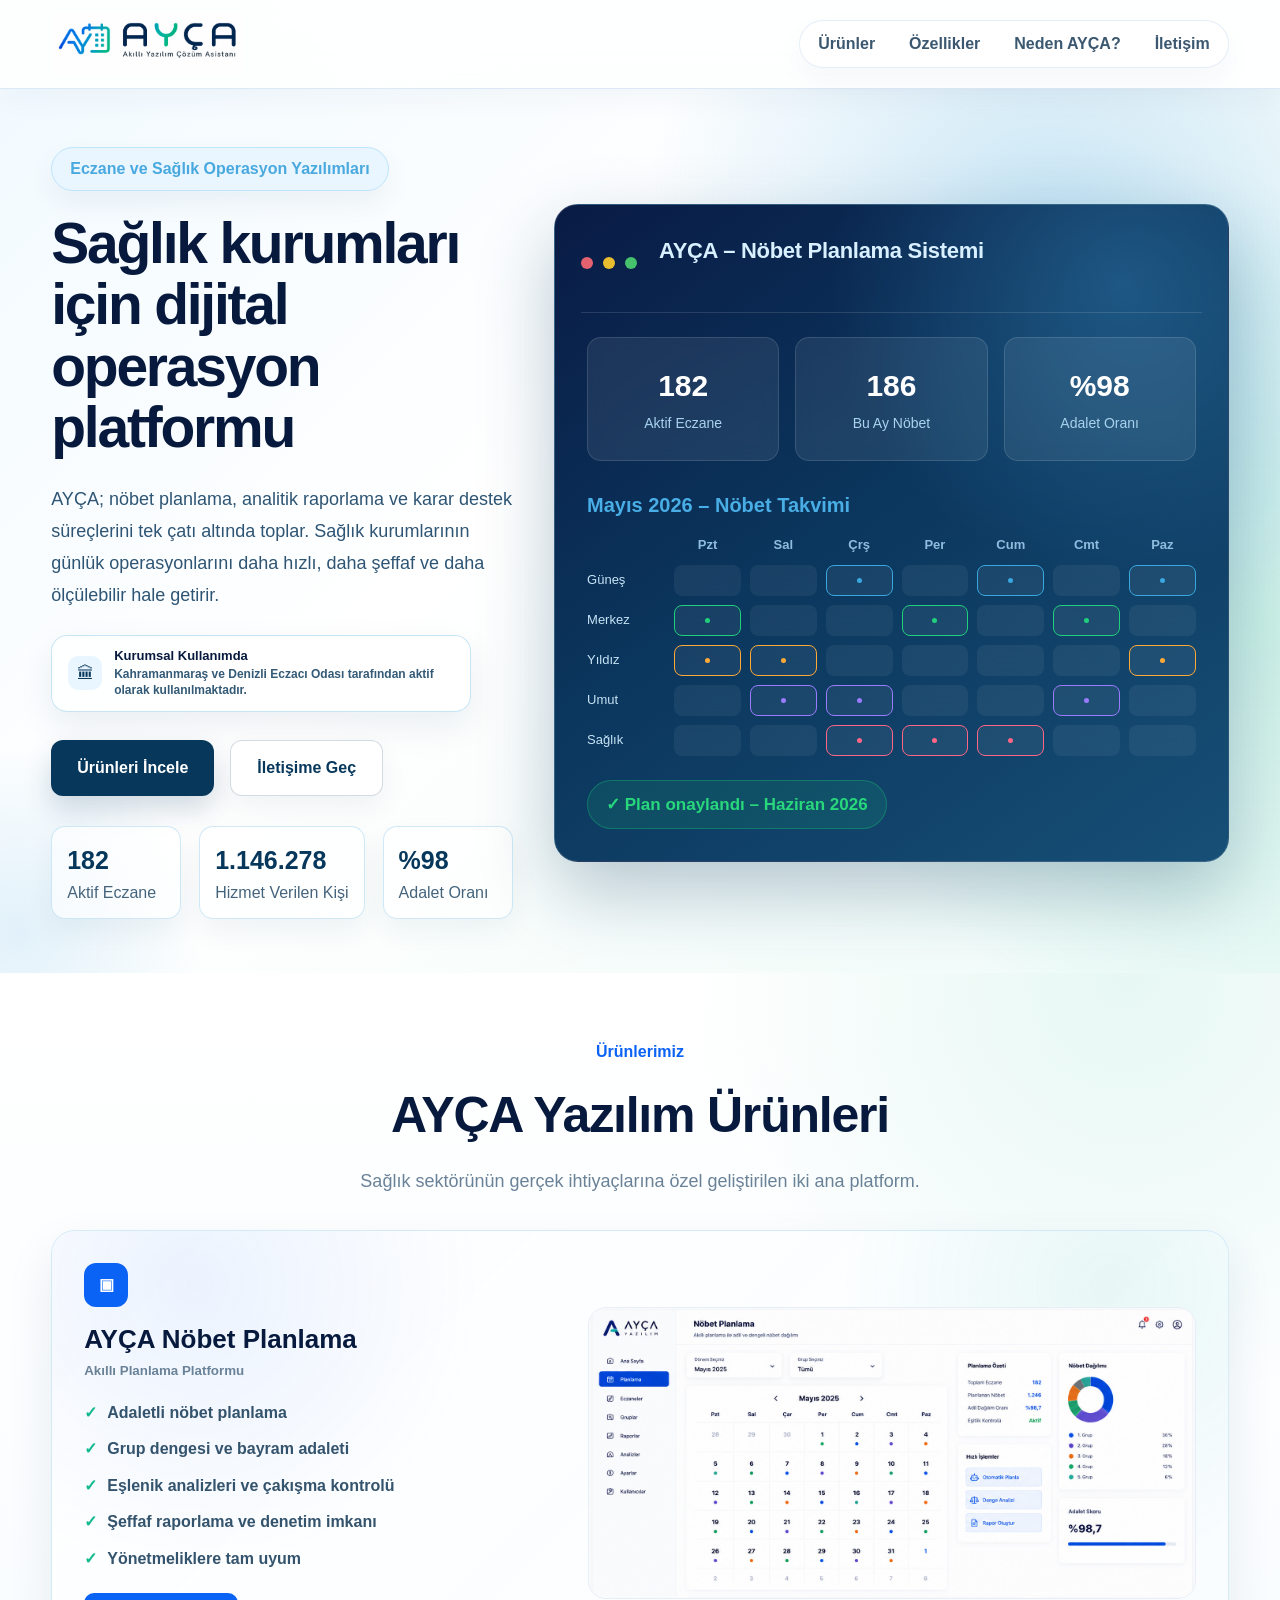
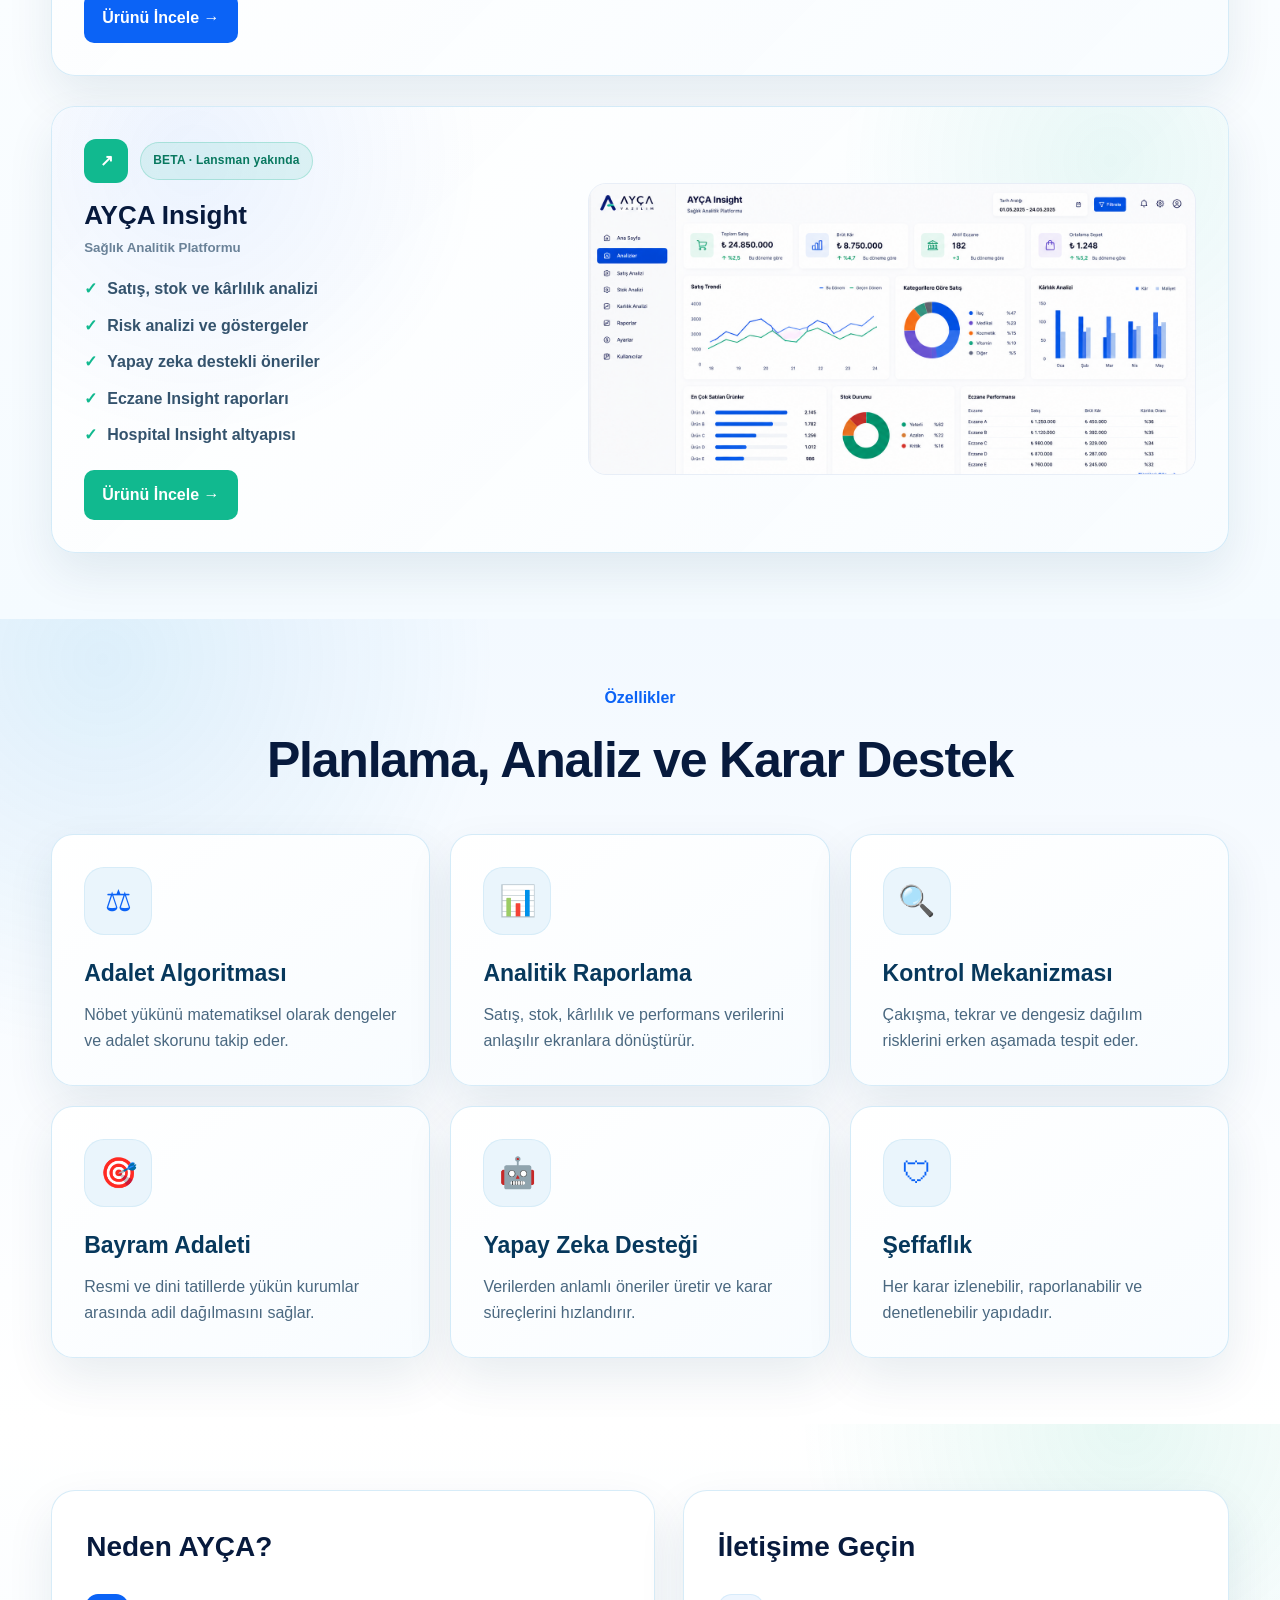
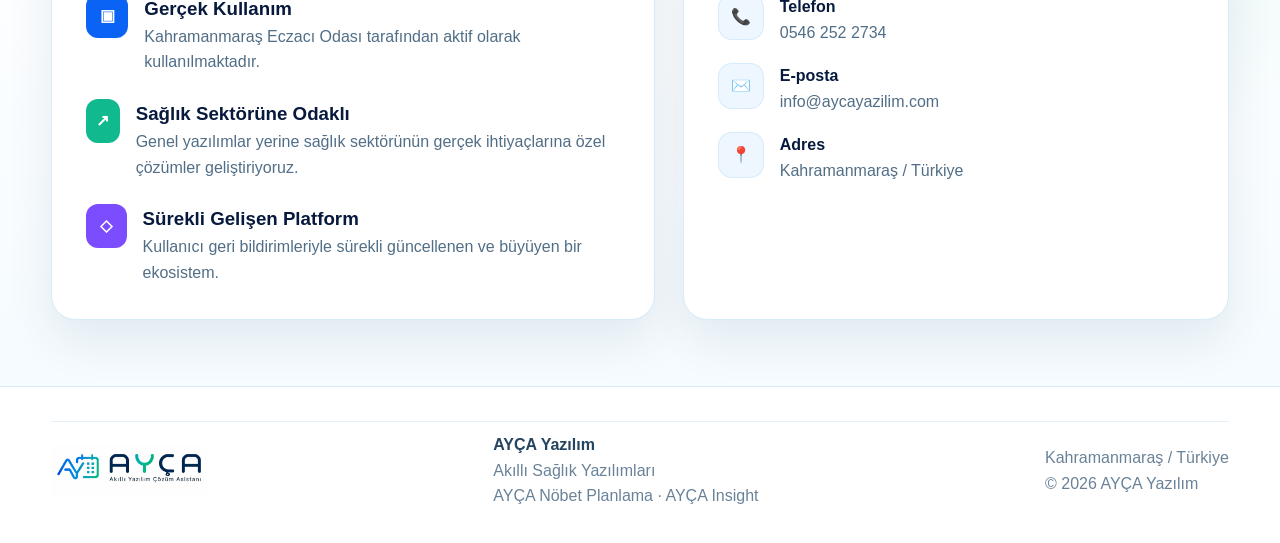
<file: index.html>
<!DOCTYPE html>
<html lang="tr">
<head>
  <meta charset="UTF-8" />
  <meta name="viewport" content="width=device-width, initial-scale=1.0" />
  <title>AYÇA Yazılım | Akıllı Yazılım Çözüm Asistanı</title>
  <link rel="stylesheet" href="style.css?v=4.5" />
</head>
<body>

<header class="navbar">
  <div class="container nav-inner">
    <a href="#" class="logo" aria-label="AYÇA Yazılım Ana Sayfa">
      <img src="assets/ayca-logo.png" alt="AYÇA Yazılım">
    </a>

    <nav class="nav-links">
      <a href="#products">Ürünler</a>
      <a href="#features">Özellikler</a>
      <a href="#why">Neden AYÇA?</a>
      <a href="#contact">İletişim</a>
    </nav>

    
  </div>
</header>

<main>
  <section class="hero">
    <div class="container hero-grid">
      <div class="hero-content reveal">
        <span class="badge">Eczane ve Sağlık Operasyon Yazılımları</span>

        <h1 class="hero-title-single">Sağlık kurumları için dijital operasyon platformu</h1>

        <p>
          AYÇA; nöbet planlama, analitik raporlama ve karar destek süreçlerini tek çatı altında toplar.
          Sağlık kurumlarının günlük operasyonlarını daha hızlı, daha şeffaf ve daha ölçülebilir hale getirir.
        </p>

        <div class="trust-badge trust-badge-corporate">
          <span>🏛</span>
          <div>
            <strong>Kurumsal Kullanımda</strong>
            <small>Kahramanmaraş ve Denizli Eczacı Odası tarafından aktif olarak kullanılmaktadır.</small>
          </div>
        </div>

        <div class="hero-actions">
          <a href="#products" class="btn btn-primary">Ürünleri İncele</a>
          <a href="#contact" class="btn btn-outline">İletişime Geç</a>
        </div>

        <div class="stats">
          <div>
            <strong>182</strong>
            <span>Aktif Eczane</span>
          </div>
          <div>
            <strong>1.146.278</strong>
            <span>Hizmet Verilen Kişi</span>
          </div>
          <div>
            <strong>%98</strong>
            <span>Adalet Oranı</span>
          </div>
        </div>
      </div>

      <div class="hero-visual-stack reveal">
        <div class="dashboard-card">
        <div class="window-bar">
          <span></span><span></span><span></span>
          <p>AYÇA – Nöbet Planlama Sistemi</p>
        </div>

        <div class="dashboard-stats">
          <div><strong>182</strong><span>Aktif Eczane</span></div>
          <div><strong>186</strong><span>Bu Ay Nöbet</span></div>
          <div><strong>%98</strong><span>Adalet Oranı</span></div>
        </div>

        <h3>Mayıs 2026 – Nöbet Takvimi</h3>

        <div class="calendar">
          <div></div><b>Pzt</b><b>Sal</b><b>Çrş</b><b>Per</b><b>Cum</b><b>Cmt</b><b>Paz</b>
          <span>Güneş</span><i></i><i></i><i class="blue"></i><i></i><i class="blue"></i><i></i><i class="blue"></i>
          <span>Merkez</span><i class="green"></i><i></i><i></i><i class="green"></i><i></i><i class="green"></i><i></i>
          <span>Yıldız</span><i class="orange"></i><i class="orange"></i><i></i><i></i><i></i><i></i><i class="orange"></i>
          <span>Umut</span><i></i><i class="purple"></i><i class="purple"></i><i></i><i></i><i class="purple"></i><i></i>
          <span>Sağlık</span><i></i><i></i><i class="pink"></i><i class="pink"></i><i class="pink"></i><i></i><i></i>
        </div>

        <div class="approved">✓ Plan onaylandı – Haziran 2026</div>
        </div>
      </div>
    </div>
  </section>

  <section id="products" class="section products-section">
    <div class="container">
      <div class="section-title reveal">
        <span>Ürünlerimiz</span>
        <h2>AYÇA Yazılım Ürünleri</h2>
        <p>Sağlık sektörünün gerçek ihtiyaçlarına özel geliştirilen iki ana platform.</p>
      </div>

      <div class="product-showcase">
        <article class="product-panel reveal">
          <div class="product-copy">
            <div class="product-icon blue-icon">▣</div>
            <h3>AYÇA Nöbet Planlama</h3>
            <small>Akıllı Planlama Platformu</small>
            <ul>
              <li>Adaletli nöbet planlama</li>
              <li>Grup dengesi ve bayram adaleti</li>
              <li>Eşlenik analizleri ve çakışma kontrolü</li>
              <li>Şeffaf raporlama ve denetim imkanı</li>
              <li>Yönetmeliklere tam uyum</li>
            </ul>
            <a href="ayca-nobet.html" class="mini-btn">Ürünü İncele →</a>
          </div>
          <div class="product-image">
            <img src="assets/ayca-nobet-dashboard.png" alt="AYÇA Nöbet Planlama ekran görüntüsü">
          </div>
        </article>

        <article class="product-panel reveal">
          <div class="product-copy">
            <div class="product-title-row">
              <div class="product-icon green-icon">↗</div>
              <span class="product-beta-pill">BETA · Lansman yakında</span>
            </div>
            <h3>AYÇA Insight</h3>
            <small>Sağlık Analitik Platformu</small>
            <ul>
              <li>Satış, stok ve kârlılık analizi</li>
              <li>Risk analizi ve göstergeler</li>
              <li>Yapay zeka destekli öneriler</li>
              <li>Eczane Insight raporları</li>
              <li>Hospital Insight altyapısı</li>
            </ul>
            <a href="ayca-insight.html" class="mini-btn green-btn">Ürünü İncele →</a>
          </div>
          <div class="product-image">
            <img src="assets/ayca-insight-dashboard.png" alt="AYÇA Insight ekran görüntüsü">
          </div>
        </article>
      </div>
    </div>
  </section>

  <section id="features" class="section light">
    <div class="container">
      <div class="section-title reveal">
        <span>Özellikler</span>
        <h2>Planlama, Analiz ve Karar Destek</h2>
      </div>

      <div class="feature-grid">
        <div class="feature-card reveal">
          <div class="icon">⚖</div>
          <h3>Adalet Algoritması</h3>
          <p>Nöbet yükünü matematiksel olarak dengeler ve adalet skorunu takip eder.</p>
        </div>

        <div class="feature-card reveal">
          <div class="icon">📊</div>
          <h3>Analitik Raporlama</h3>
          <p>Satış, stok, kârlılık ve performans verilerini anlaşılır ekranlara dönüştürür.</p>
        </div>

        <div class="feature-card reveal">
          <div class="icon">🔍</div>
          <h3>Kontrol Mekanizması</h3>
          <p>Çakışma, tekrar ve dengesiz dağılım risklerini erken aşamada tespit eder.</p>
        </div>

        <div class="feature-card reveal">
          <div class="icon">🎯</div>
          <h3>Bayram Adaleti</h3>
          <p>Resmi ve dini tatillerde yükün kurumlar arasında adil dağılmasını sağlar.</p>
        </div>

        <div class="feature-card reveal">
          <div class="icon">🤖</div>
          <h3>Yapay Zeka Desteği</h3>
          <p>Verilerden anlamlı öneriler üretir ve karar süreçlerini hızlandırır.</p>
        </div>

        <div class="feature-card reveal">
          <div class="icon">🛡</div>
          <h3>Şeffaflık</h3>
          <p>Her karar izlenebilir, raporlanabilir ve denetlenebilir yapıdadır.</p>
        </div>
      </div>
    </div>
  </section>

  <section id="why" class="section why-section">
    <div class="container why-contact-grid">
      <div class="why-card reveal">
        <h2>Neden AYÇA?</h2>
        <div class="why-list">
          <div>
            <span class="why-icon blue-icon">▣</span>
            <div>
              <h3>Gerçek Kullanım</h3>
              <p>Kahramanmaraş Eczacı Odası tarafından aktif olarak kullanılmaktadır.</p>
            </div>
          </div>
          <div>
            <span class="why-icon green-icon">↗</span>
            <div>
              <h3>Sağlık Sektörüne Odaklı</h3>
              <p>Genel yazılımlar yerine sağlık sektörünün gerçek ihtiyaçlarına özel çözümler geliştiriyoruz.</p>
            </div>
          </div>
          <div>
            <span class="why-icon purple-icon">◇</span>
            <div>
              <h3>Sürekli Gelişen Platform</h3>
              <p>Kullanıcı geri bildirimleriyle sürekli güncellenen ve büyüyen bir ekosistem.</p>
            </div>
          </div>
        </div>
      </div>

      <div id="contact" class="contact-card-box reveal">
        <h2>İletişime Geçin</h2>
        <div class="contact-items">
          <div>
            <span>📞</span>
            <div>
              <strong>Telefon</strong>
              <p>0546 252 2734</p>
            </div>
          </div>
          <div>
            <span>✉️</span>
            <div>
              <strong>E-posta</strong>
              <p>info@aycayazilim.com</p>
            </div>
          </div>
          <div>
            <span>📍</span>
            <div>
              <strong>Adres</strong>
              <p>Kahramanmaraş / Türkiye</p>
            </div>
          </div>
        </div>
        
      </div>
    </div>
  </section>
</main>

<footer>
  <div class="container footer-inner">
    <img src="assets/ayca-logo.png" alt="AYÇA Yazılım">
    <div>
      <strong>AYÇA Yazılım</strong>
      <p>Akıllı Sağlık Yazılımları</p>
      <p>AYÇA Nöbet Planlama · AYÇA Insight</p>
    </div>
    <p>Kahramanmaraş / Türkiye<br>© 2026 AYÇA Yazılım</p>
  </div>
</footer>

<script src="script.js?v=4.5"></script>
</body>
</html>
</file>
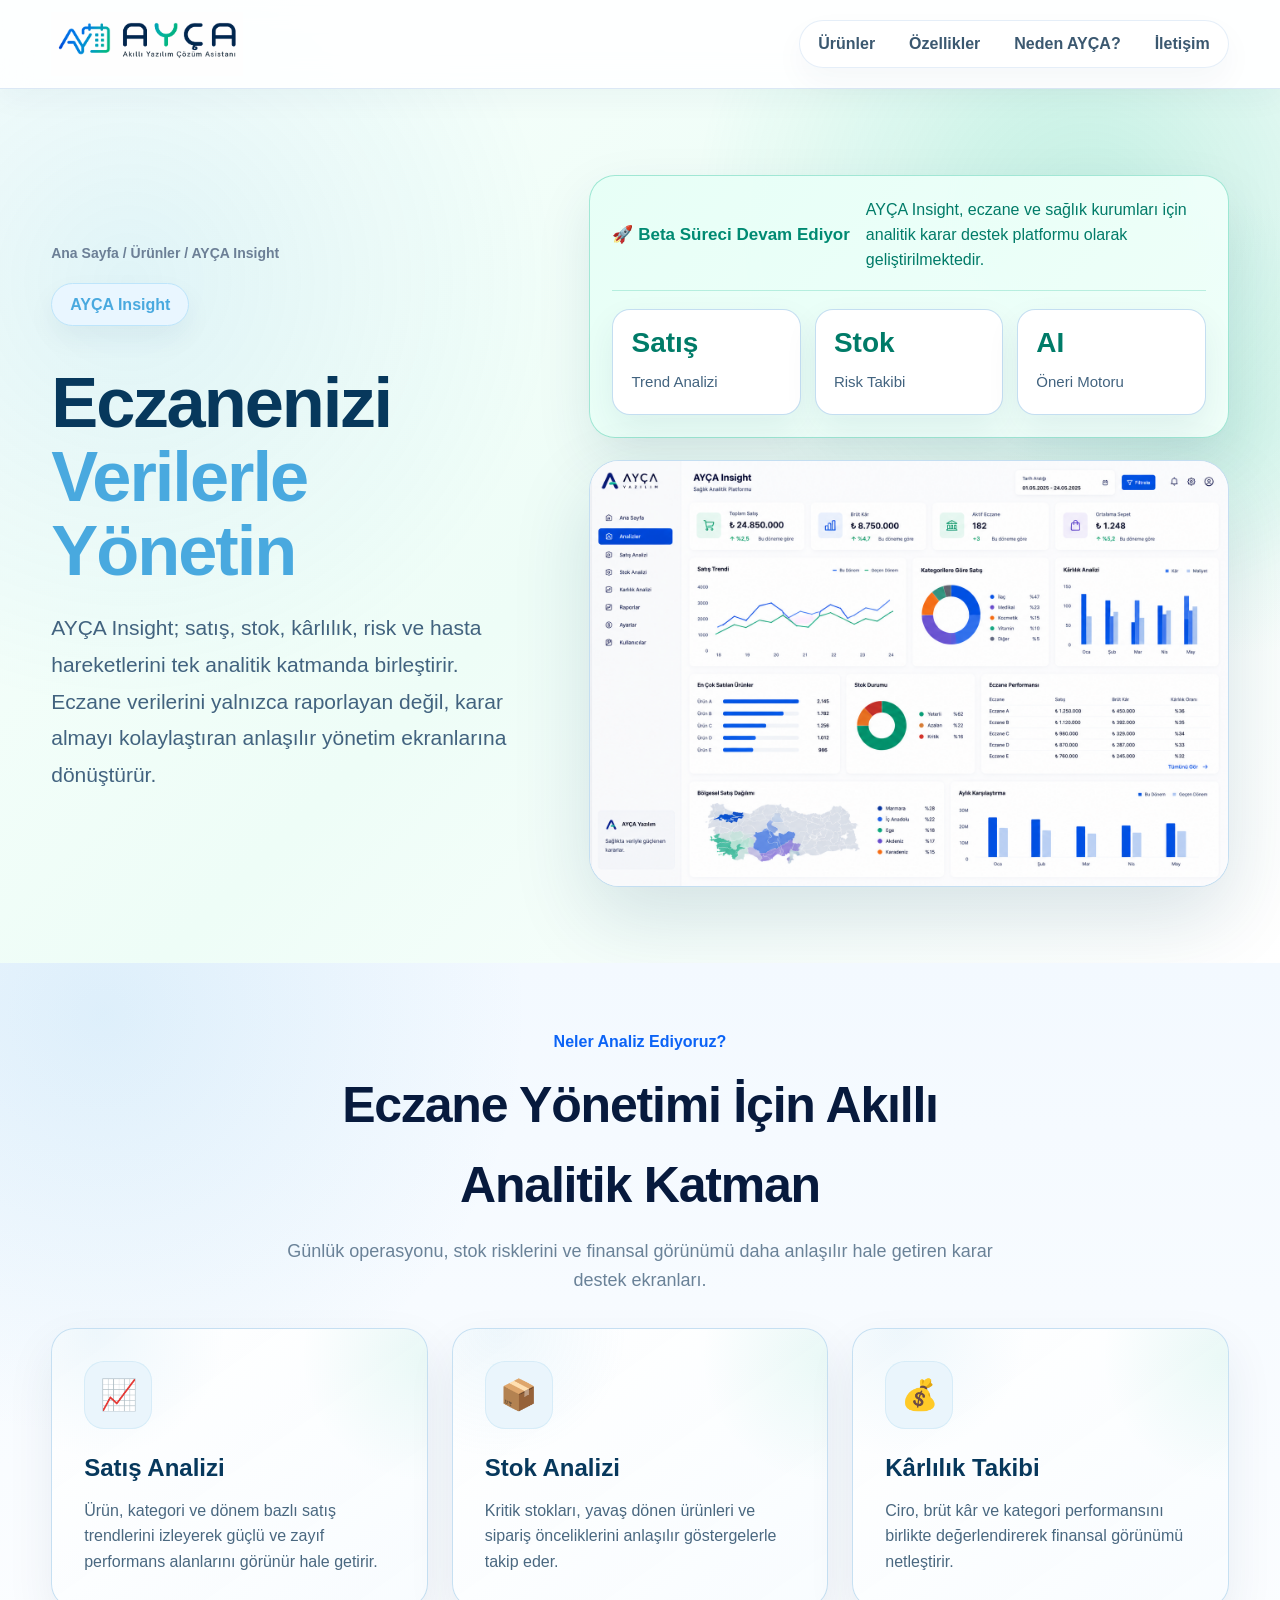
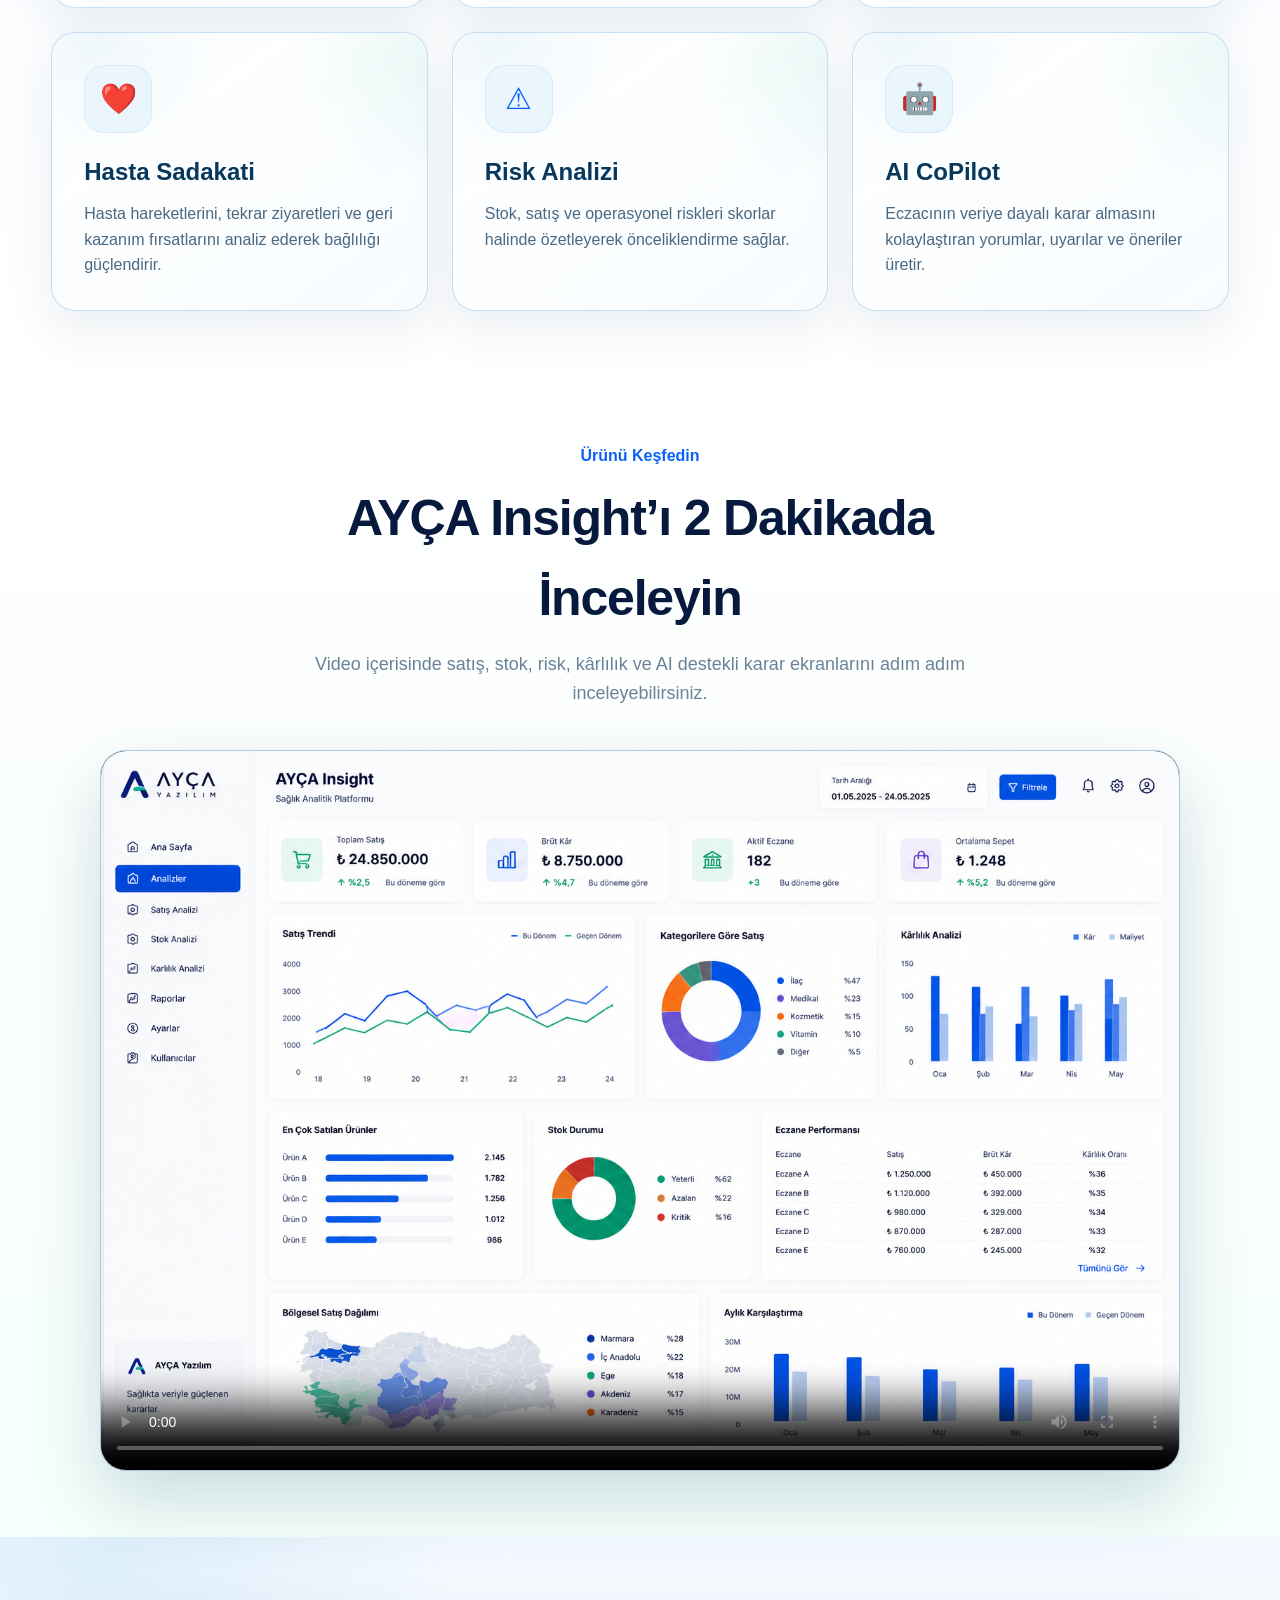
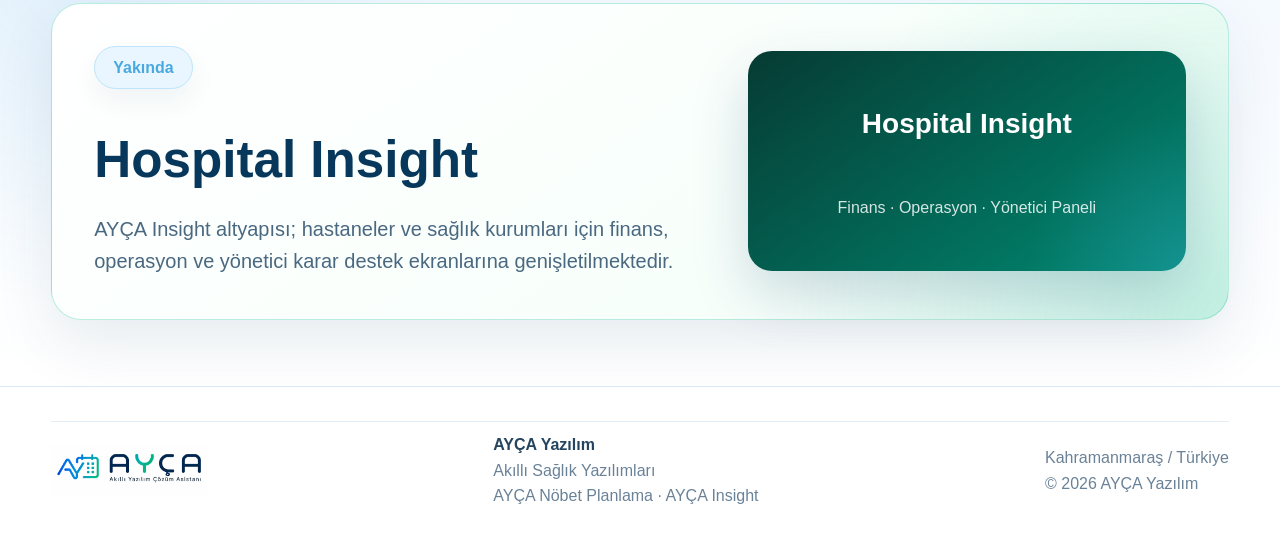
<file: ayca-insight.html>
<!DOCTYPE html>
<html lang="tr">
<head>
  <meta charset="UTF-8" />
  <meta name="viewport" content="width=device-width, initial-scale=1.0" />
  <title>AYÇA Insight | Eczane Analitik Platformu</title>
  <link rel="stylesheet" href="/style.css?v=5.2" />

  <style>
    .insight-page .product-premium-grid{
      grid-template-columns:minmax(0,.86fr) minmax(560px,1.14fr);
      gap:56px;
      align-items:center;
    }

    .insight-hero{
      background:
        radial-gradient(circle at 85% 15%, rgba(17,185,143,.20), transparent 30%),
        radial-gradient(circle at 10% 22%, rgba(73,169,223,.12), transparent 32%),
        linear-gradient(135deg,#f8fffc 0%,#eefdf7 48%,#ffffff 100%);
    }

    .insight-page .breadcrumb{
      font-size:14px;
      color:#6c7f96;
      margin-bottom:18px;
      font-weight:700;
    }

    .insight-page .product-premium-copy p{
      font-size:21px;
      line-height:1.75;
    }

    .insight-hero-right{
      display:grid;
      gap:22px;
      align-items:start;
    }

    .insight-reference-panel{
      width:100%;
      background:linear-gradient(135deg, rgba(230,255,246,.96), rgba(241,255,250,.96));
      border:1px solid rgba(17,185,143,.34);
      border-radius:26px;
      padding:22px;
      box-shadow:0 22px 55px rgba(7,56,92,.10);
    }

    .insight-status{
      display:grid;
      grid-template-columns:auto 1fr;
      gap:16px;
      align-items:center;
      padding-bottom:18px;
      border-bottom:1px solid rgba(17,185,143,.24);
      margin-bottom:18px;
    }

    .insight-status strong{
      color:#008a72;
      font-size:17px;
      line-height:1.35;
      white-space:nowrap;
    }

    .insight-status span{
      color:#007b68;
      font-size:16px;
      line-height:1.55;
    }

    .insight-reference-panel .product-metrics{
      margin-top:0;
      display:grid;
      grid-template-columns:repeat(3,1fr);
      gap:14px;
    }

    .insight-reference-panel .product-metrics div{
      min-height:106px;
      background:#ffffff;
      border:1px solid rgba(190,219,240,.9);
      border-radius:18px;
      padding:18px;
      box-shadow:0 14px 34px rgba(7,56,92,.07);
    }

    .insight-reference-panel .product-metrics strong{
      color:#007b68;
      font-size:28px;
      line-height:1.1;
      display:block;
      margin-bottom:10px;
    }

    .insight-reference-panel .product-metrics span{
      color:#42637f;
      font-size:15px;
    }

    .insight-hero-right .product-premium-visual{
      transform:none !important;
      overflow:hidden;
    }

    .insight-hero-right .product-premium-visual img{
      width:100%;
      height:auto;
      min-height:390px;
      object-fit:cover;
      object-position:left top;
      display:block;
    }

    .insight-video-section{
      background:linear-gradient(180deg,#ffffff,#f5fffb);
    }

    .video-frame{
      width:100%;
      max-width:1080px;
      margin:42px auto 0;
      border-radius:26px;
      overflow:hidden;
      background:#062b25;
      box-shadow:0 28px 70px rgba(7,56,92,.18);
      border:1px solid rgba(190,219,240,.9);
    }

    .video-frame video{
      width:100%;
      display:block;
      background:#062b25;
    }

    .hospital-highlight.insight-green{
      background:
        radial-gradient(circle at right bottom, rgba(17,185,143,.22), transparent 36%),
        linear-gradient(145deg,#ffffff,#f3fff9);
      border-color:rgba(17,185,143,.28);
    }

    .hospital-mini-panel.insight-green-panel{
      background:
        radial-gradient(circle at right bottom, rgba(73,169,223,.28), transparent 32%),
        linear-gradient(145deg,#063b33,#008a72);
    }

    @media(max-width:1180px){
      .insight-page .product-premium-grid{
        grid-template-columns:1fr;
      }
      .insight-reference-panel .product-metrics{
        grid-template-columns:repeat(3,1fr);
      }
    }

    @media(max-width:720px){
      .insight-status{
        grid-template-columns:1fr;
      }
      .insight-reference-panel .product-metrics{
        grid-template-columns:1fr;
      }
      .insight-hero-right .product-premium-visual img{
        min-height:auto;
      }
    }
  </style>
</head>
<body class="insight-page">

<header class="navbar">
  <div class="container nav-inner">
    <a href="index.html" class="logo" aria-label="AYÇA Yazılım Ana Sayfa">
      <img src="assets/ayca-logo.png" alt="AYÇA Yazılım">
    </a>

    <nav class="nav-links">
      <a href="index.html#products">Ürünler</a>
      <a href="index.html#features">Özellikler</a>
      <a href="index.html#why">Neden AYÇA?</a>
      <a href="index.html#contact">İletişim</a>
    </nav>
  </div>
</header>

<main>

  <section class="product-premium-hero insight-hero">
    <div class="container product-premium-grid">

      <div class="product-premium-copy">
        <div class="breadcrumb">Ana Sayfa / Ürünler / AYÇA Insight</div>

        <span class="badge">AYÇA Insight</span>

        <h1>
          Eczanenizi
          <span>Verilerle Yönetin</span>
        </h1>

        <p>
          AYÇA Insight; satış, stok, kârlılık, risk ve hasta hareketlerini tek analitik katmanda birleştirir.
          Eczane verilerini yalnızca raporlayan değil, karar almayı kolaylaştıran anlaşılır yönetim ekranlarına dönüştürür.
        </p>
      </div>

      <div class="insight-hero-right">
        <div class="insight-reference-panel">
          <div class="insight-status">
            <strong>🚀 Beta Süreci Devam Ediyor</strong>
            <span>AYÇA Insight, eczane ve sağlık kurumları için analitik karar destek platformu olarak geliştirilmektedir.</span>
          </div>

          <div class="product-metrics">
            <div>
              <strong>Satış</strong>
              <span>Trend Analizi</span>
            </div>
            <div>
              <strong>Stok</strong>
              <span>Risk Takibi</span>
            </div>
            <div>
              <strong>AI</strong>
              <span>Öneri Motoru</span>
            </div>
          </div>
        </div>

        <div class="product-premium-visual">
          <img src="assets/ayca-insight-dashboard.png" alt="AYÇA Insight dashboard ekranı">
        </div>
      </div>

    </div>
  </section>

  <section class="section light">
    <div class="container">
      <div class="section-title">
        <span>Neler Analiz Ediyoruz?</span>
        <h2>Eczane Yönetimi İçin Akıllı Analitik Katman</h2>
        <p>
          Günlük operasyonu, stok risklerini ve finansal görünümü daha anlaşılır hale getiren karar destek ekranları.
        </p>
      </div>

      <div class="premium-card-grid six">
        <div class="premium-info-card">
          <div class="icon">📈</div>
          <h3>Satış Analizi</h3>
          <p>Ürün, kategori ve dönem bazlı satış trendlerini izleyerek güçlü ve zayıf performans alanlarını görünür hale getirir.</p>
        </div>

        <div class="premium-info-card">
          <div class="icon">📦</div>
          <h3>Stok Analizi</h3>
          <p>Kritik stokları, yavaş dönen ürünleri ve sipariş önceliklerini anlaşılır göstergelerle takip eder.</p>
        </div>

        <div class="premium-info-card">
          <div class="icon">💰</div>
          <h3>Kârlılık Takibi</h3>
          <p>Ciro, brüt kâr ve kategori performansını birlikte değerlendirerek finansal görünümü netleştirir.</p>
        </div>

        <div class="premium-info-card">
          <div class="icon">❤️</div>
          <h3>Hasta Sadakati</h3>
          <p>Hasta hareketlerini, tekrar ziyaretleri ve geri kazanım fırsatlarını analiz ederek bağlılığı güçlendirir.</p>
        </div>

        <div class="premium-info-card">
          <div class="icon">⚠</div>
          <h3>Risk Analizi</h3>
          <p>Stok, satış ve operasyonel riskleri skorlar halinde özetleyerek önceliklendirme sağlar.</p>
        </div>

        <div class="premium-info-card">
          <div class="icon">🤖</div>
          <h3>AI CoPilot</h3>
          <p>Eczacının veriye dayalı karar almasını kolaylaştıran yorumlar, uyarılar ve öneriler üretir.</p>
        </div>
      </div>
    </div>
  </section>

  <section class="section insight-video-section">
    <div class="container">
      <div class="section-title">
        <span>Ürünü Keşfedin</span>
        <h2>AYÇA Insight’ı 2 Dakikada İnceleyin</h2>
        <p>
          Video içerisinde satış, stok, risk, kârlılık ve AI destekli karar ekranlarını
          adım adım inceleyebilirsiniz.
        </p>
      </div>

      <div class="video-frame">
        <video
          controls
          playsinline
          preload="metadata"
          poster="./assets/ayca-insight-dashboard.png"
        >
          <source src="./assets/ayca-insight-demo.mp4" type="video/mp4">
          Tarayıcınız video etiketini desteklemiyor.
        </video>
      </div>
    </div>
  </section>

  <section class="section light">
    <div class="container">
      <div class="hospital-highlight insight-green">
        <div>
          <span class="badge">Yakında</span>
          <h2>Hospital Insight</h2>
          <p>
            AYÇA Insight altyapısı; hastaneler ve sağlık kurumları için finans, operasyon ve yönetici karar destek ekranlarına genişletilmektedir.
          </p>
        </div>

        <div class="hospital-mini-panel insight-green-panel">
          <strong>Hospital Insight</strong>
          <span>Finans · Operasyon · Yönetici Paneli</span>
        </div>
      </div>
    </div>
  </section>

</main>

<footer>
  <div class="container footer-inner">
    <img src="assets/ayca-logo.png" alt="AYÇA Yazılım">
    <div>
      <strong>AYÇA Yazılım</strong>
      <p>Akıllı Sağlık Yazılımları</p>
      <p>AYÇA Nöbet Planlama · AYÇA Insight</p>
    </div>
    <p>Kahramanmaraş / Türkiye<br>© 2026 AYÇA Yazılım</p>
  </div>
</footer>

<script src="/script.js?v=5.2"></script>
</body>
</html>
</file>
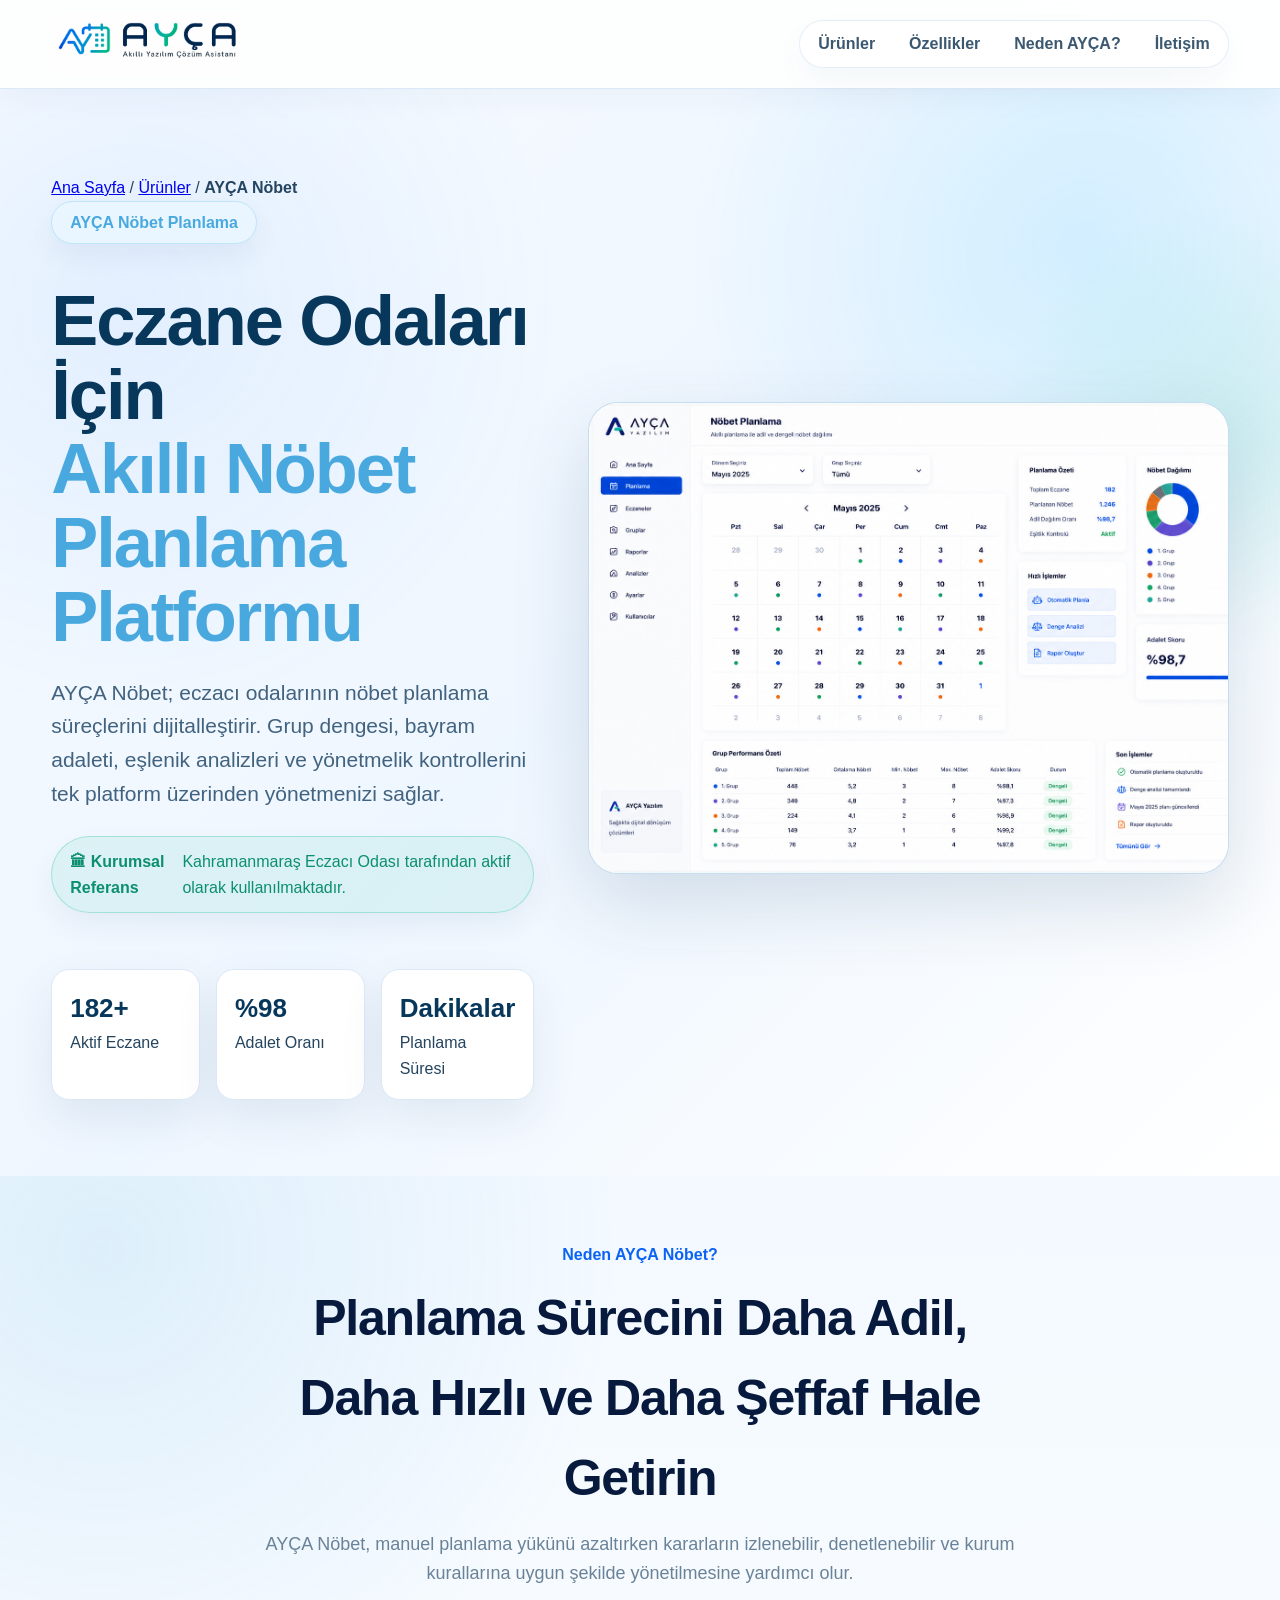
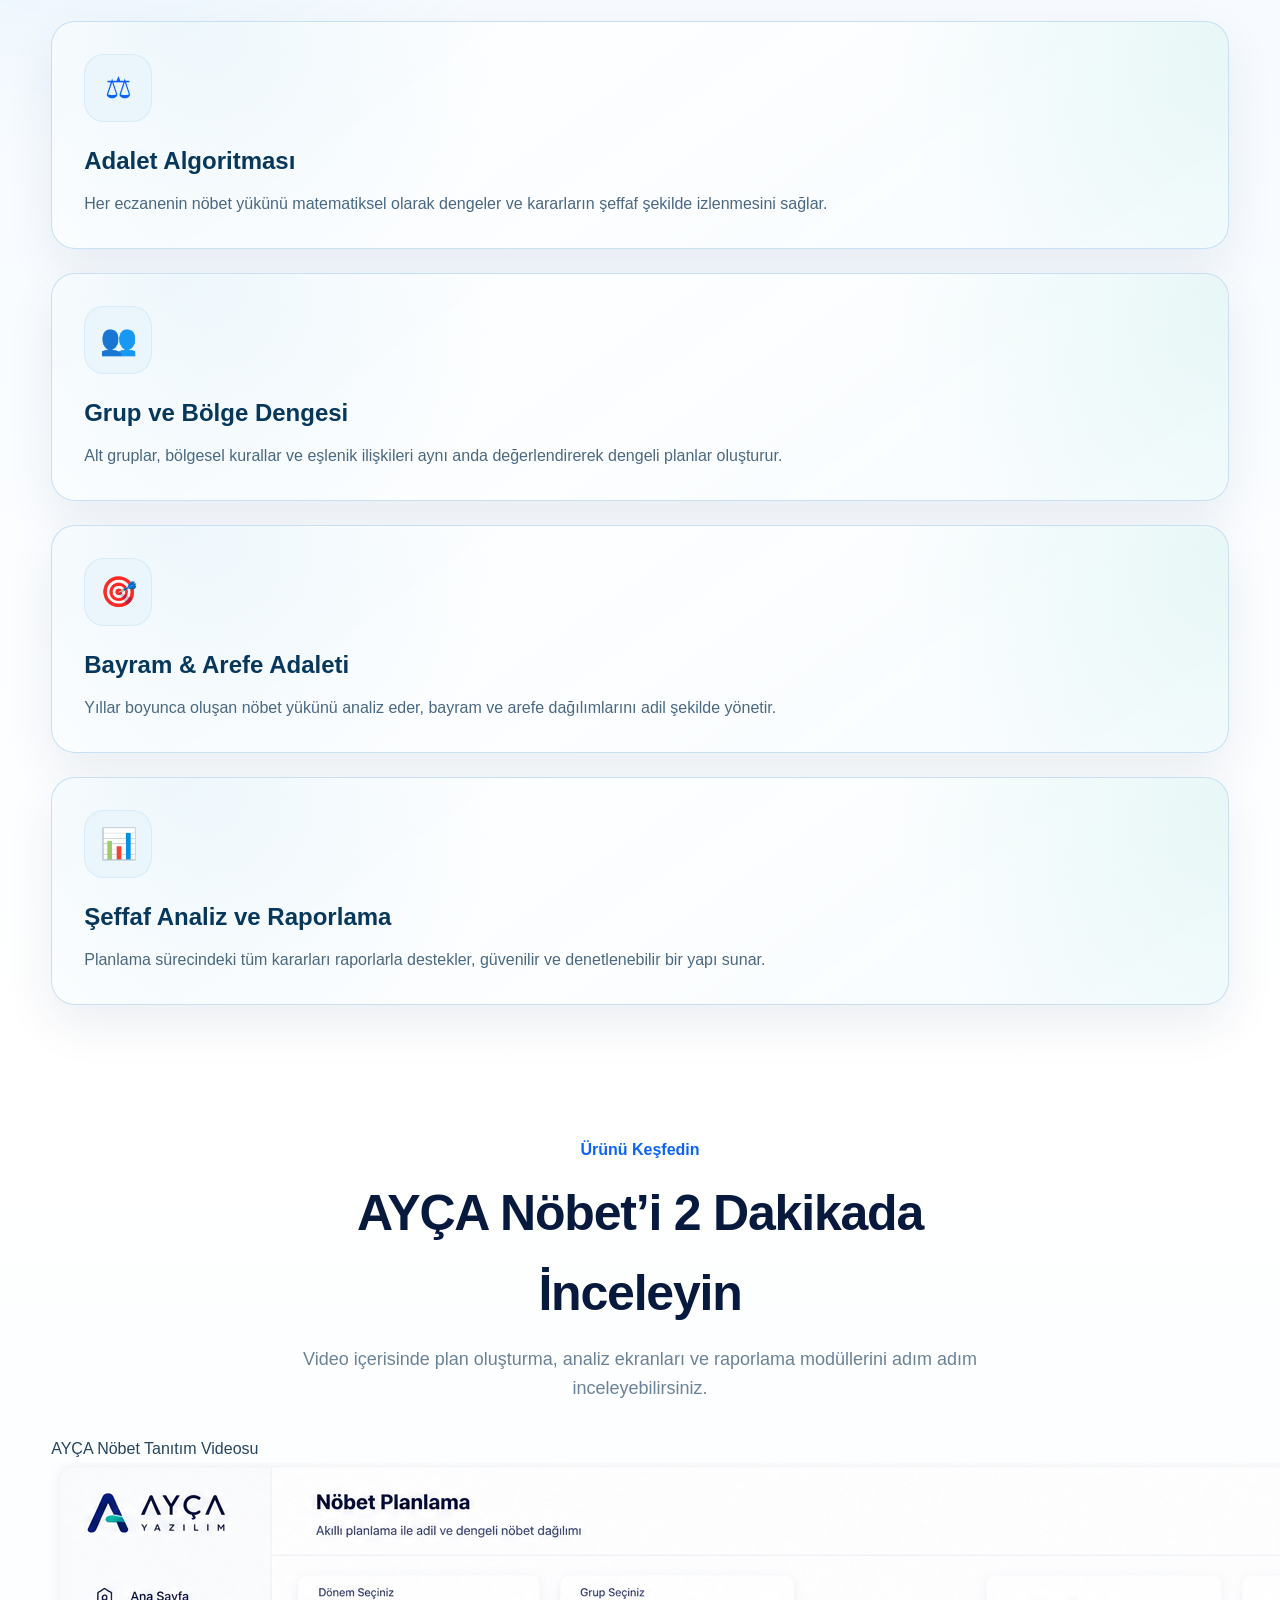
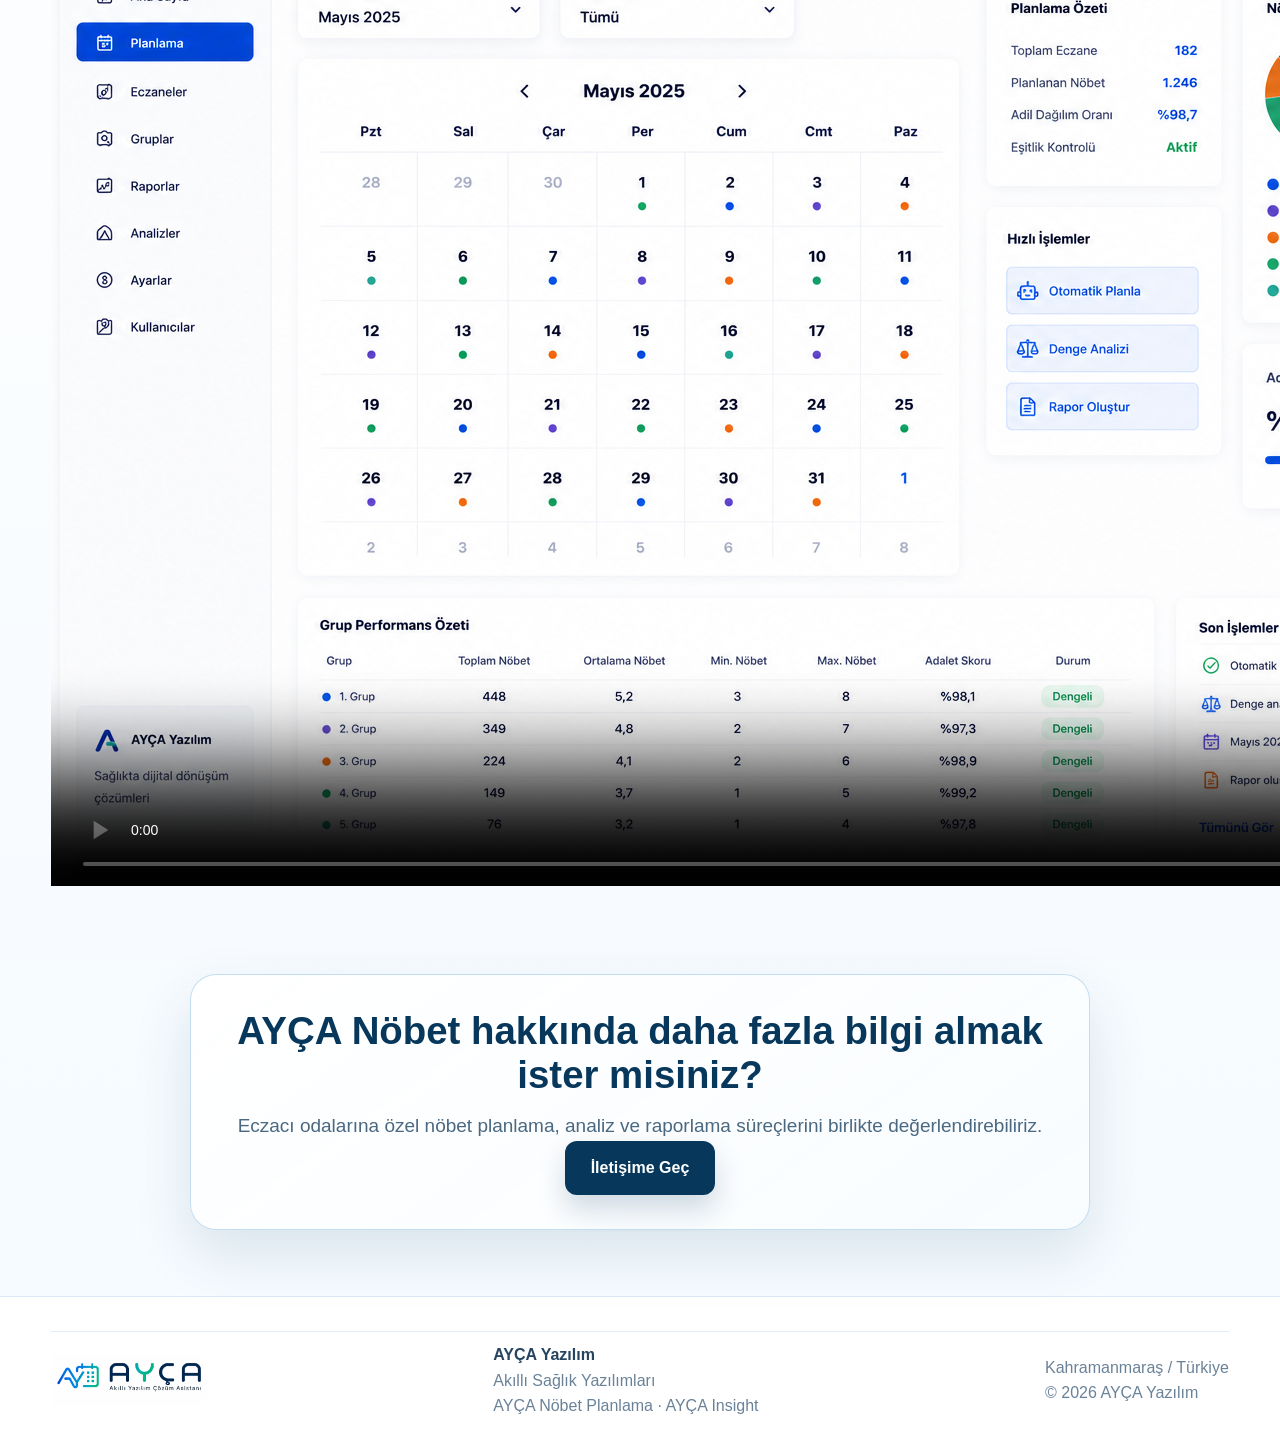
<file: ayca-nobet(4) (1).html>
<!DOCTYPE html>
<html lang="tr">
<head>
  <meta charset="UTF-8" />
  <meta name="viewport" content="width=device-width, initial-scale=1.0" />
  <title>AYÇA Nöbet | Akıllı Nöbet Planlama Platformu</title>
  <link rel="stylesheet" href="/style.css?v=5.0" />
</head>
<body>

<header class="navbar">
  <div class="container nav-inner">
    <a href="index.html" class="logo" aria-label="AYÇA Yazılım Ana Sayfa">
      <img src="assets/ayca-logo.png" alt="AYÇA Yazılım">
    </a>

    <nav class="nav-links">
      <a href="index.html#products">Ürünler</a>
      <a href="index.html#features">Özellikler</a>
      <a href="index.html#why">Neden AYÇA?</a>
      <a href="index.html#contact">İletişim</a>
    </nav>
  </div>
</header>

<main>
  <!-- HERO -->
  <section class="product-premium-hero nobet-hero">
    <div class="container product-premium-grid">
      <div class="product-premium-copy reveal">
        <div class="page-breadcrumb">
          <a href="index.html">Ana Sayfa</a>
          <span>/</span>
          <a href="index.html#products">Ürünler</a>
          <span>/</span>
          <strong>AYÇA Nöbet</strong>
        </div>

        <span class="badge">AYÇA Nöbet Planlama</span>

        <h1>Eczane Odaları İçin <span>Akıllı Nöbet Planlama Platformu</span></h1>

        <p>
          AYÇA Nöbet; eczacı odalarının nöbet planlama süreçlerini dijitalleştirir.
          Grup dengesi, bayram adaleti, eşlenik analizleri ve yönetmelik kontrollerini
          tek platform üzerinden yönetmenizi sağlar.
        </p>

        <div class="trust-badge trust-badge-premium">
          <strong>🏛 Kurumsal Referans</strong>
          <span>Kahramanmaraş Eczacı Odası tarafından aktif olarak kullanılmaktadır.</span>
        </div>

        <div class="product-metrics">
          <div>
            <strong>182+</strong>
            <span>Aktif Eczane</span>
          </div>
          <div>
            <strong>%98</strong>
            <span>Adalet Oranı</span>
          </div>
          <div>
            <strong>Dakikalar</strong>
            <span>Planlama Süresi</span>
          </div>
        </div>
      </div>

      <div class="product-premium-visual reveal">
        <img src="assets/ayca-nobet-dashboard.png" alt="AYÇA Nöbet Planlama dashboard ekranı">
      </div>
    </div>
  </section>

  <!-- NEDEN AYÇA -->
  <section class="section light nobet-why-section">
    <div class="container">
      <div class="section-title reveal">
        <span>Neden AYÇA Nöbet?</span>
        <h2>Planlama Sürecini Daha Adil, Daha Hızlı ve Daha Şeffaf Hale Getirin</h2>
        <p>
          AYÇA Nöbet, manuel planlama yükünü azaltırken kararların izlenebilir,
          denetlenebilir ve kurum kurallarına uygun şekilde yönetilmesine yardımcı olur.
        </p>
      </div>

      <div class="premium-card-grid four nobet-feature-grid">
        <div class="premium-info-card reveal">
          <div class="icon">⚖</div>
          <h3>Adalet Algoritması</h3>
          <p>Her eczanenin nöbet yükünü matematiksel olarak dengeler ve kararların şeffaf şekilde izlenmesini sağlar.</p>
        </div>

        <div class="premium-info-card reveal">
          <div class="icon">👥</div>
          <h3>Grup ve Bölge Dengesi</h3>
          <p>Alt gruplar, bölgesel kurallar ve eşlenik ilişkileri aynı anda değerlendirerek dengeli planlar oluşturur.</p>
        </div>

        <div class="premium-info-card reveal">
          <div class="icon">🎯</div>
          <h3>Bayram & Arefe Adaleti</h3>
          <p>Yıllar boyunca oluşan nöbet yükünü analiz eder, bayram ve arefe dağılımlarını adil şekilde yönetir.</p>
        </div>

        <div class="premium-info-card reveal">
          <div class="icon">📊</div>
          <h3>Şeffaf Analiz ve Raporlama</h3>
          <p>Planlama sürecindeki tüm kararları raporlarla destekler, güvenilir ve denetlenebilir bir yapı sunar.</p>
        </div>
      </div>
    </div>
  </section>

  <!-- VIDEO -->
  <section class="section product-deep-section nobet-video-section">
    <div class="container">
      <div class="section-title reveal">
        <span>Ürünü Keşfedin</span>
        <h2>AYÇA Nöbet’i 2 Dakikada İnceleyin</h2>
        <p>
          Video içerisinde plan oluşturma, analiz ekranları ve raporlama modüllerini
          adım adım inceleyebilirsiniz.
        </p>
      </div>

      <div class="video-shell reveal">
        <div class="video-topbar">
          <span></span><span></span><span></span>
          <p>AYÇA Nöbet Tanıtım Videosu</p>
        </div>

        <video class="product-video" controls preload="metadata" poster="assets/ayca-nobet-dashboard.png">
          <source src="assets/ayca-nobet-demo.mp4" type="video/mp4">
          Tarayıcınız video oynatmayı desteklemiyor.
        </video>
      </div>
    </div>
  </section>

  <!-- CTA -->
  <section class="section nobet-cta-section">
    <div class="container">
      <div class="product-summary-card nobet-final-card reveal">
        <h2>AYÇA Nöbet hakkında daha fazla bilgi almak ister misiniz?</h2>
        <p>
          Eczacı odalarına özel nöbet planlama, analiz ve raporlama süreçlerini
          birlikte değerlendirebiliriz.
        </p>
        <a href="index.html#contact" class="btn btn-primary">İletişime Geç</a>
      </div>
    </div>
  </section>
</main>

<footer>
  <div class="container footer-inner">
    <img src="assets/ayca-logo.png" alt="AYÇA Yazılım">
    <div>
      <strong>AYÇA Yazılım</strong>
      <p>Akıllı Sağlık Yazılımları</p>
      <p>AYÇA Nöbet Planlama · AYÇA Insight</p>
    </div>
    <p>Kahramanmaraş / Türkiye<br>© 2026 AYÇA Yazılım</p>
  </div>
</footer>

<script src="/script.js?v=5.0"></script>
</body>
</html>
</file>
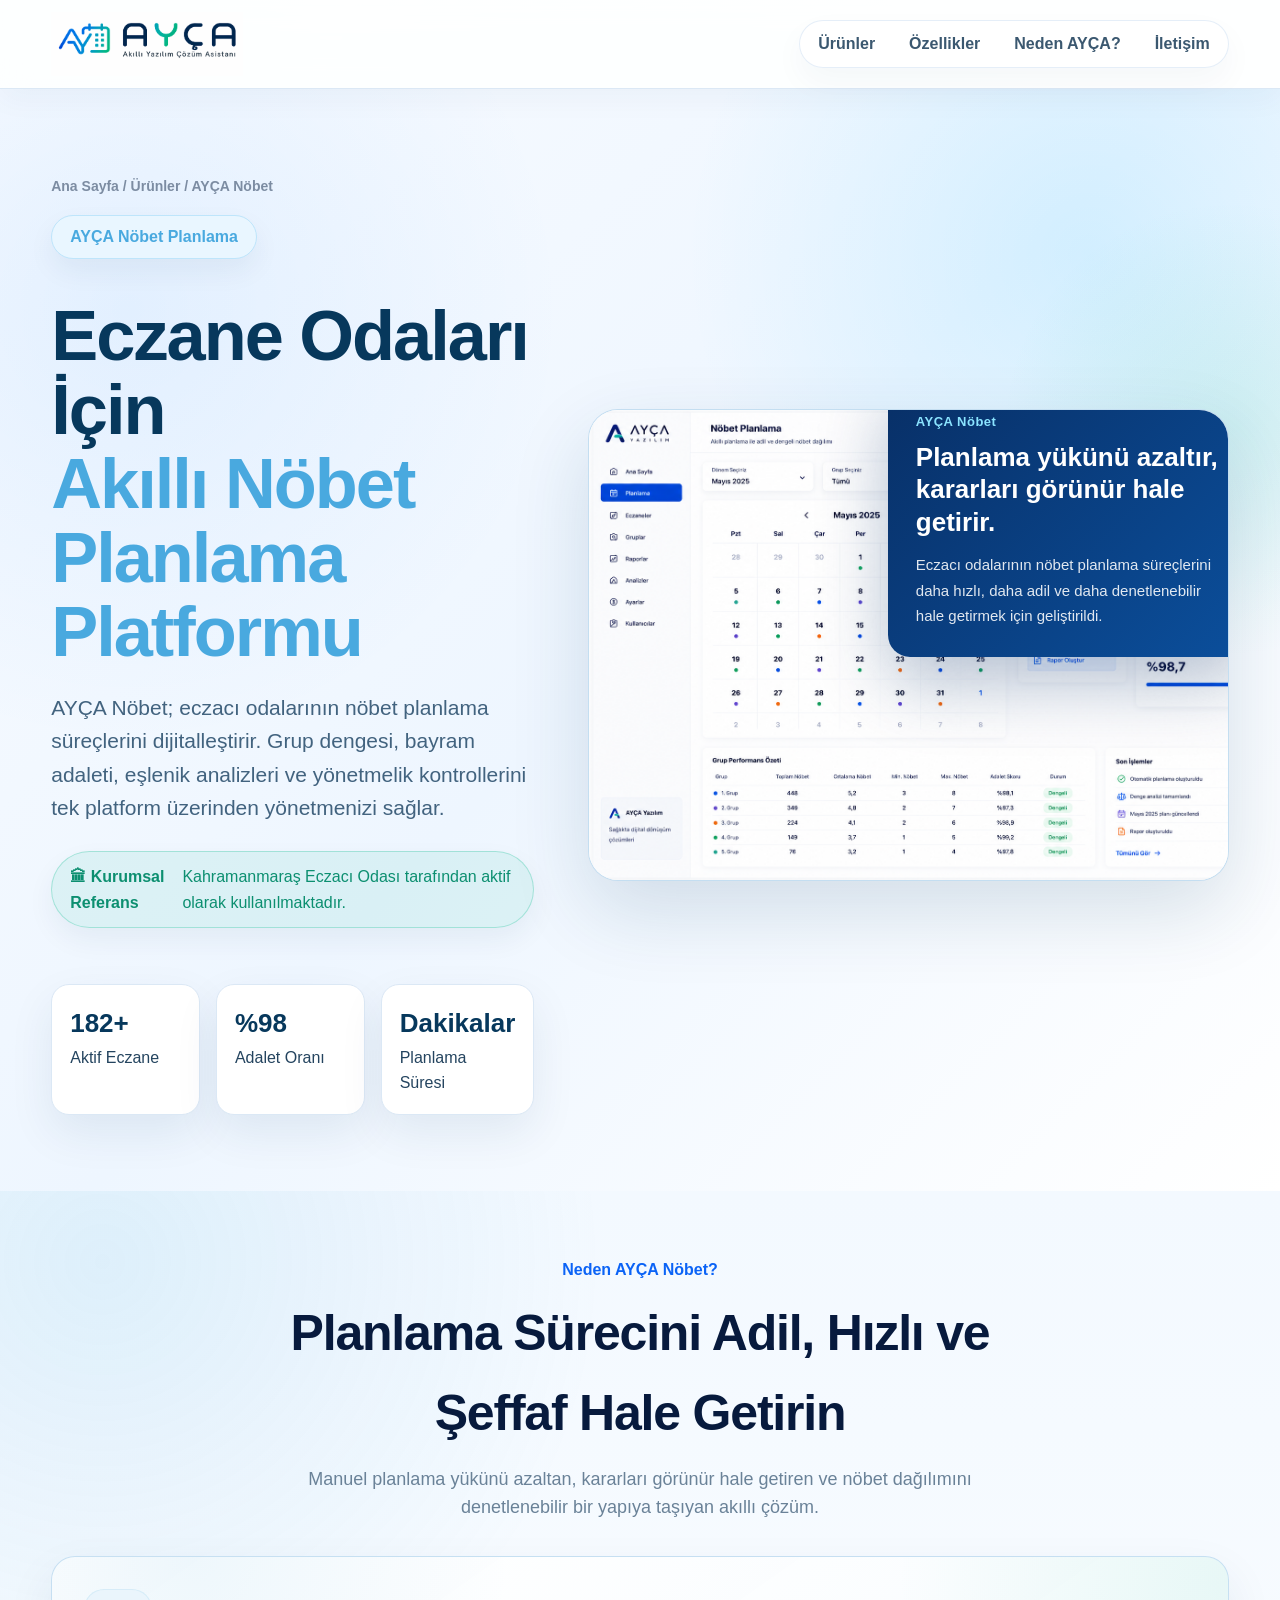
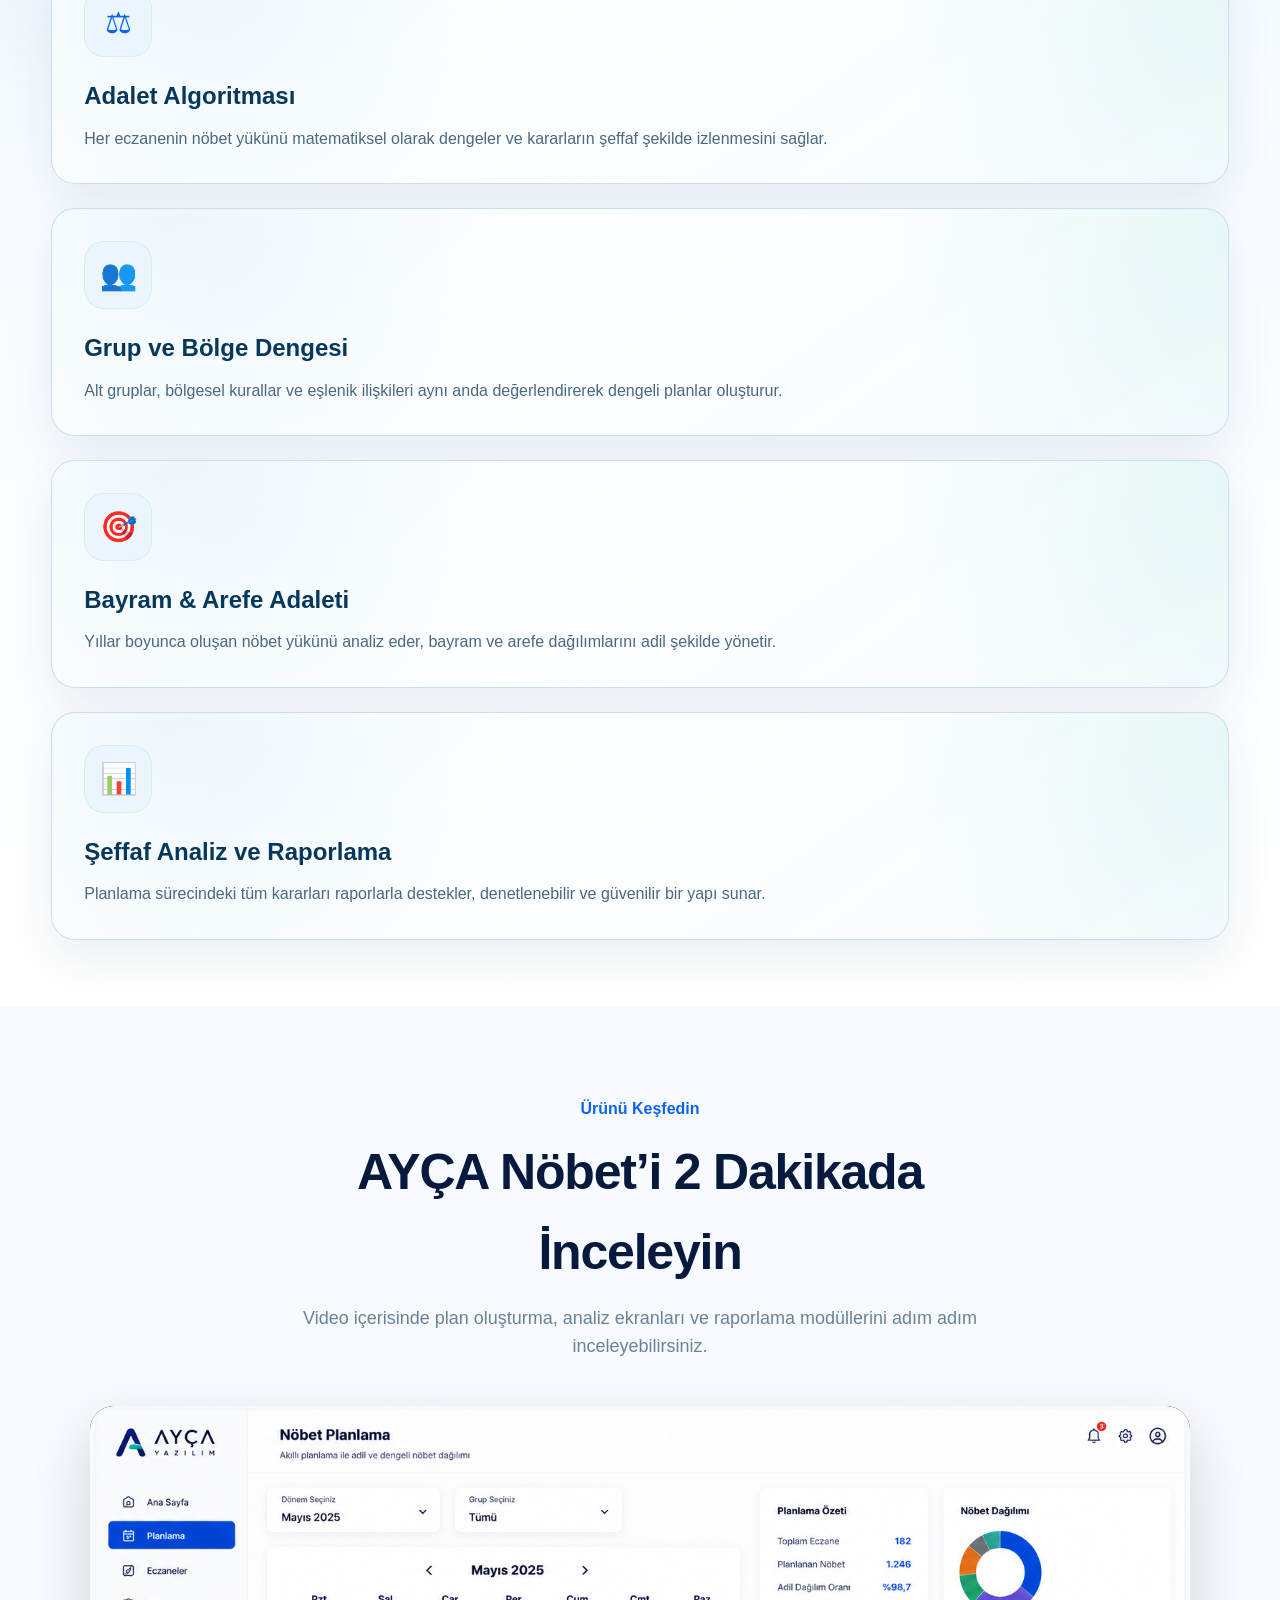
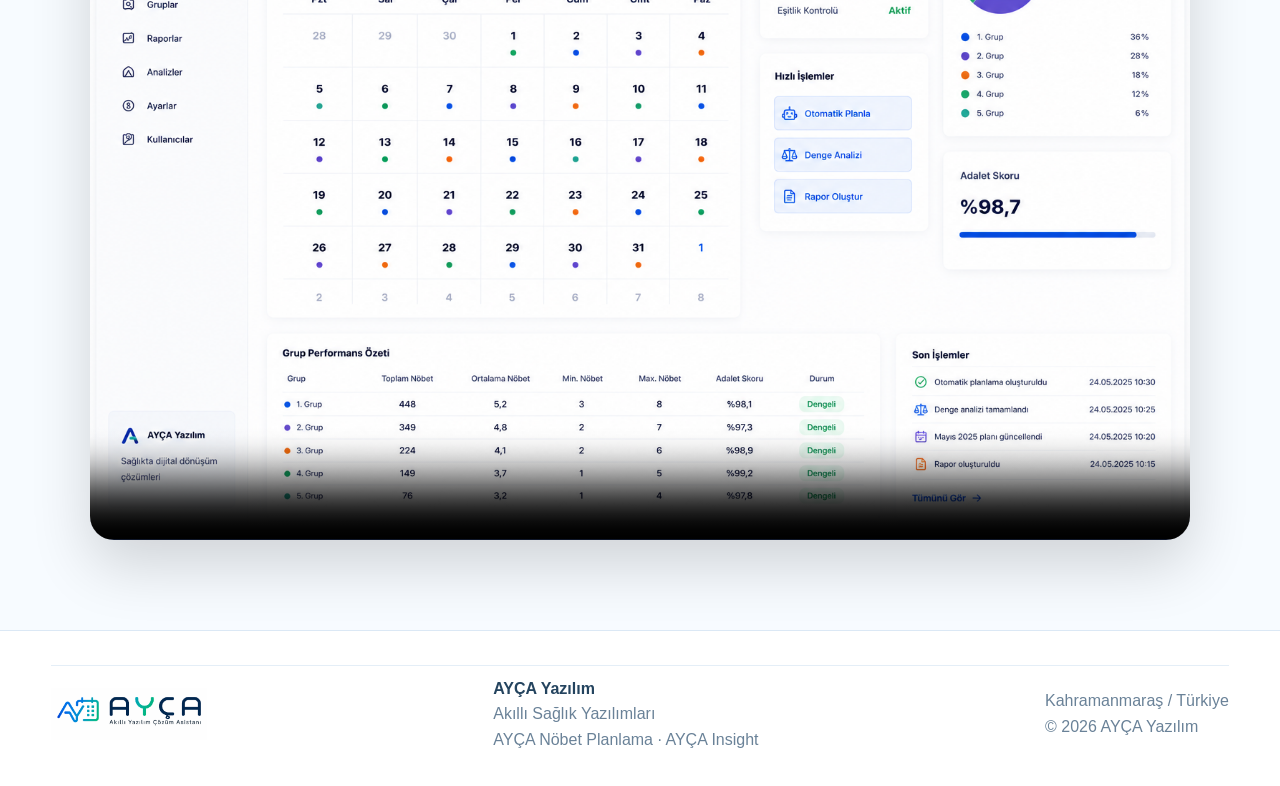
<file: ayca-nobet(5).html>
<!DOCTYPE html>
<html lang="tr">
<head>
  <meta charset="UTF-8" />
  <meta name="viewport" content="width=device-width, initial-scale=1.0" />
  <title>AYÇA Nöbet | Eczane Odaları İçin Akıllı Nöbet Planlama</title>
  <link rel="stylesheet" href="/style.css?v=5.2" />
</head>
<body>

<header class="navbar">
  <div class="container nav-inner">
    <a href="index.html" class="logo" aria-label="AYÇA Yazılım Ana Sayfa">
      <img src="assets/ayca-logo.png" alt="AYÇA Yazılım">
    </a>

    <nav class="nav-links">
      <a href="index.html#products">Ürünler</a>
      <a href="index.html#features">Özellikler</a>
      <a href="index.html#why">Neden AYÇA?</a>
      <a href="index.html#contact">İletişim</a>
    </nav>
  </div>
</header>

<main>

  <section class="product-premium-hero nobet-hero">
    <div class="container product-premium-grid">

      <div class="product-premium-copy">
        <div class="breadcrumb">Ana Sayfa / Ürünler / AYÇA Nöbet</div>

        <span class="badge">AYÇA Nöbet Planlama</span>

        <h1>
          Eczane Odaları İçin
          <span>Akıllı Nöbet Planlama Platformu</span>
        </h1>

        <p>
          AYÇA Nöbet; eczacı odalarının nöbet planlama süreçlerini dijitalleştirir.
          Grup dengesi, bayram adaleti, eşlenik analizleri ve yönetmelik kontrollerini
          tek platform üzerinden yönetmenizi sağlar.
        </p>

        <div class="trust-badge">
          <strong>🏛 Kurumsal Referans</strong>
          <span>Kahramanmaraş Eczacı Odası tarafından aktif olarak kullanılmaktadır.</span>
        </div>

        <div class="product-metrics">
          <div>
            <strong>182+</strong>
            <span>Aktif Eczane</span>
          </div>
          <div>
            <strong>%98</strong>
            <span>Adalet Oranı</span>
          </div>
          <div>
            <strong>Dakikalar</strong>
            <span>Planlama Süresi</span>
          </div>
        </div>
      </div>

      <div class="product-premium-visual nobet-visual-enhanced">
        <div class="visual-note-card">
          <span>AYÇA Nöbet</span>
          <h3>Planlama yükünü azaltır, kararları görünür hale getirir.</h3>
          <p>
            Eczacı odalarının nöbet planlama süreçlerini daha hızlı, daha adil
            ve daha denetlenebilir hale getirmek için geliştirildi.
          </p>
        </div>

        <img src="assets/ayca-nobet-dashboard.png" alt="AYÇA Nöbet Planlama dashboard ekranı">
      </div>

    </div>
  </section>

  <section class="section light">
    <div class="container">
      <div class="section-title">
        <span>Neden AYÇA Nöbet?</span>
        <h2>Planlama Sürecini Adil, Hızlı ve Şeffaf Hale Getirin</h2>
        <p>
          Manuel planlama yükünü azaltan, kararları görünür hale getiren ve nöbet dağılımını
          denetlenebilir bir yapıya taşıyan akıllı çözüm.
        </p>
      </div>

      <div class="premium-card-grid four">
        <div class="premium-info-card">
          <div class="icon">⚖</div>
          <h3>Adalet Algoritması</h3>
          <p>
            Her eczanenin nöbet yükünü matematiksel olarak dengeler ve kararların
            şeffaf şekilde izlenmesini sağlar.
          </p>
        </div>

        <div class="premium-info-card">
          <div class="icon">👥</div>
          <h3>Grup ve Bölge Dengesi</h3>
          <p>
            Alt gruplar, bölgesel kurallar ve eşlenik ilişkileri aynı anda değerlendirerek
            dengeli planlar oluşturur.
          </p>
        </div>

        <div class="premium-info-card">
          <div class="icon">🎯</div>
          <h3>Bayram & Arefe Adaleti</h3>
          <p>
            Yıllar boyunca oluşan nöbet yükünü analiz eder, bayram ve arefe dağılımlarını
            adil şekilde yönetir.
          </p>
        </div>

        <div class="premium-info-card">
          <div class="icon">📊</div>
          <h3>Şeffaf Analiz ve Raporlama</h3>
          <p>
            Planlama sürecindeki tüm kararları raporlarla destekler, denetlenebilir ve
            güvenilir bir yapı sunar.
          </p>
        </div>
      </div>
    </div>
  </section>

  <section class="section product-video-section">
    <div class="container">
      <div class="section-title">
        <span>Ürünü Keşfedin</span>
        <h2>AYÇA Nöbet’i 2 Dakikada İnceleyin</h2>
        <p>
          Video içerisinde plan oluşturma, analiz ekranları ve raporlama modüllerini
          adım adım inceleyebilirsiniz.
        </p>
      </div>

      <div class="video-frame">
        <video
          controls
          playsinline
          preload="metadata"
          poster="./assets/ayca-nobet-dashboard.png"
        >
          <source src="./assets/ayca-nobet-demo.mp4" type="video/mp4">
          Tarayıcınız video etiketini desteklemiyor.
        </video>
      </div>
    </div>
  </section>

</main>

<footer>
  <div class="container footer-inner">
    <img src="assets/ayca-logo.png" alt="AYÇA Yazılım">
    <div>
      <strong>AYÇA Yazılım</strong>
      <p>Akıllı Sağlık Yazılımları</p>
      <p>AYÇA Nöbet Planlama · AYÇA Insight</p>
    </div>
    <p>Kahramanmaraş / Türkiye<br>© 2026 AYÇA Yazılım</p>
  </div>
</footer>

<script src="/script.js?v=5.2"></script>
</body>
</html>
</file>
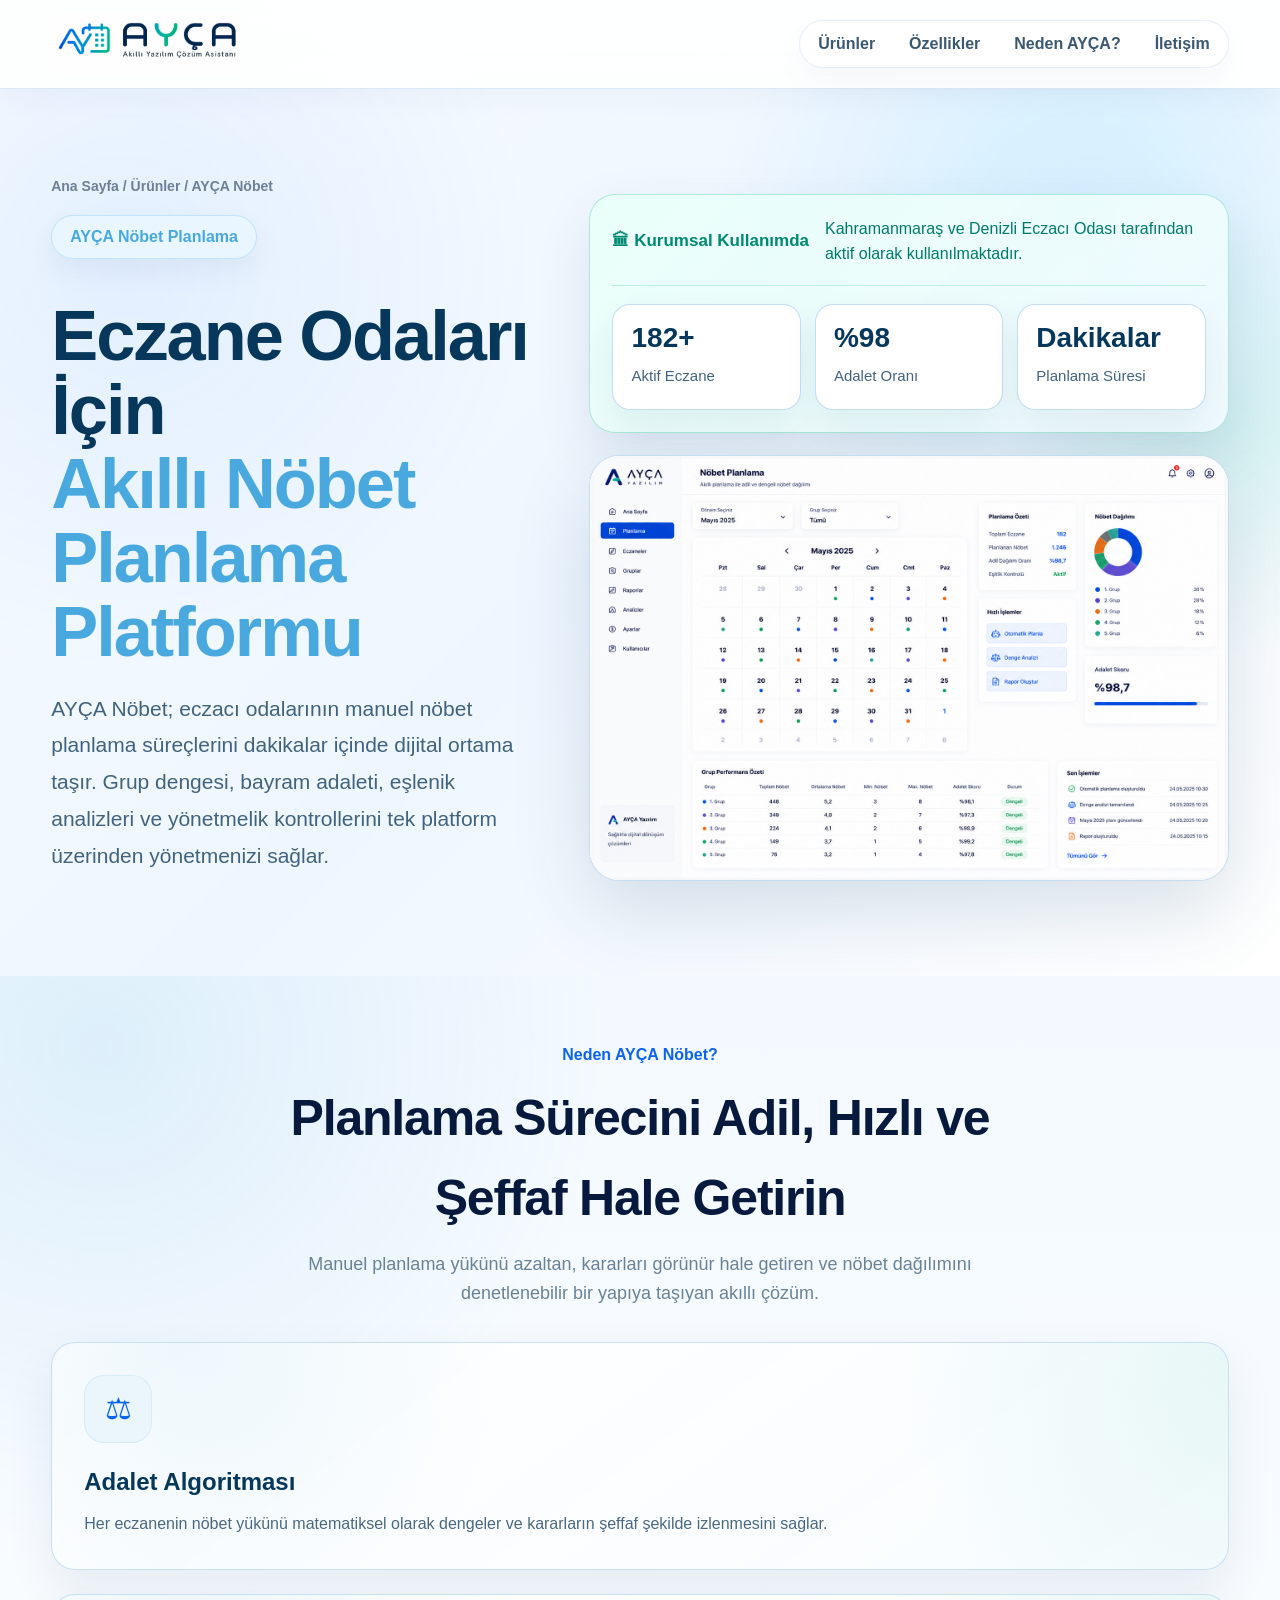
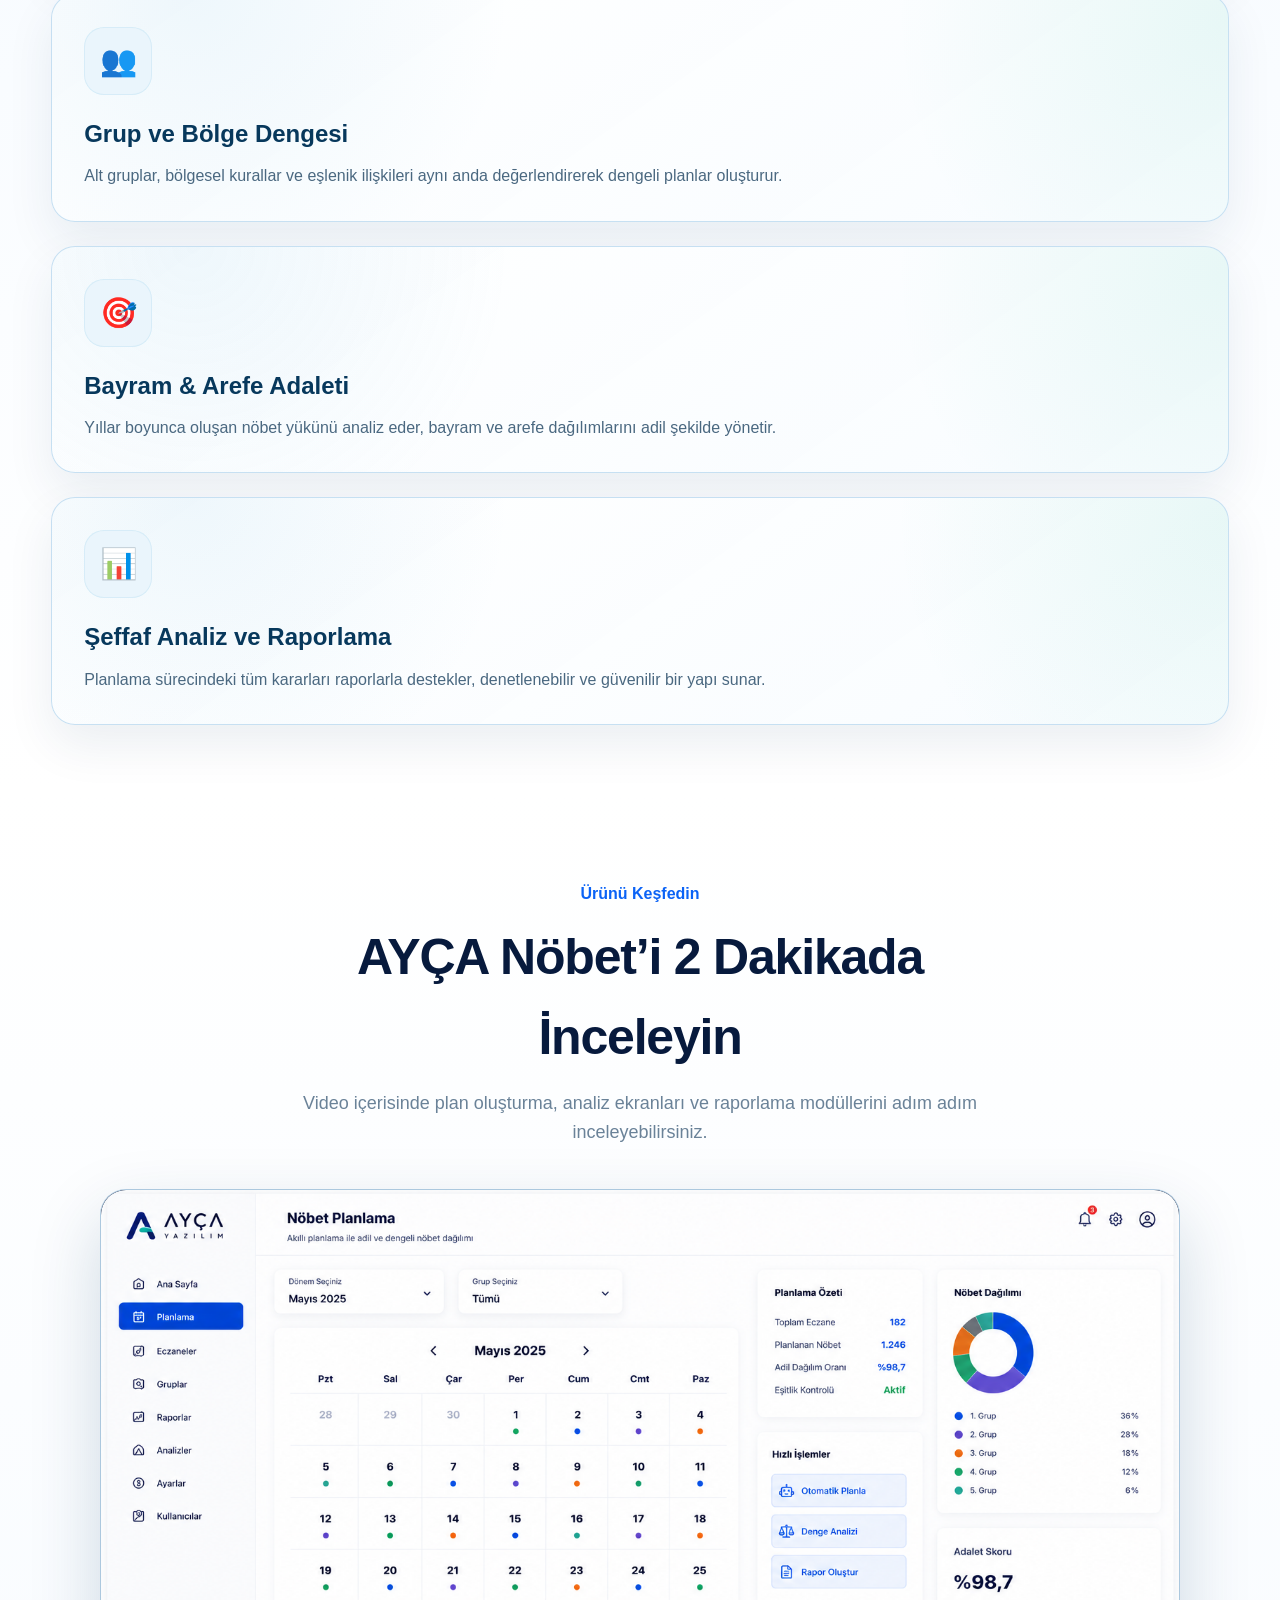
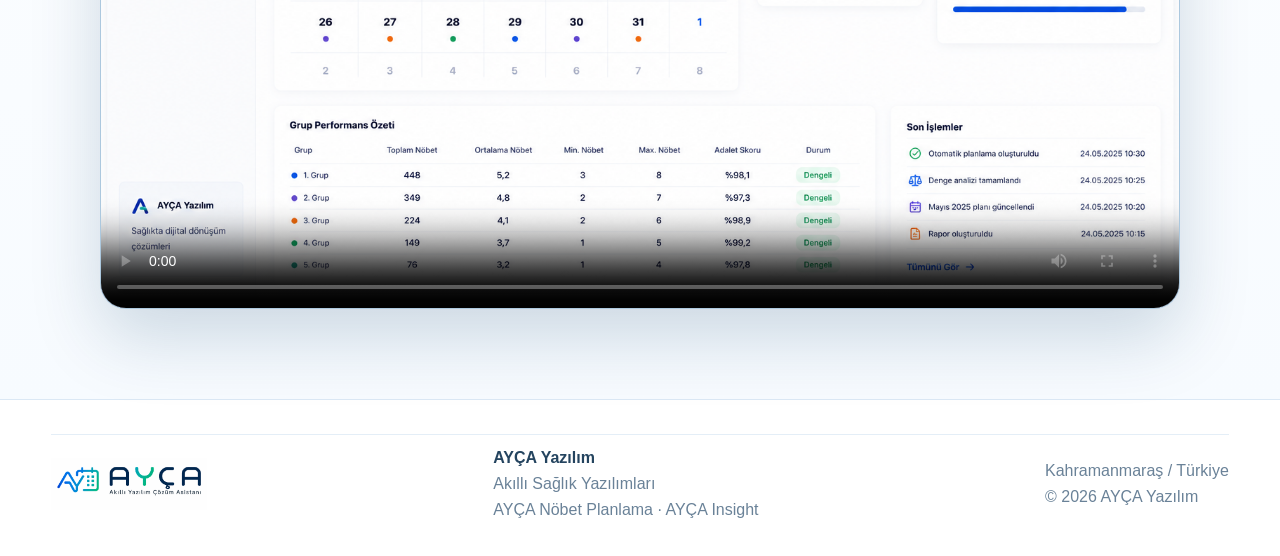
<file: ayca-nobet.html>
<!DOCTYPE html>
<html lang="tr">
<head>
  <meta charset="UTF-8" />
  <meta name="viewport" content="width=device-width, initial-scale=1.0" />
  <title>AYÇA Nöbet | Eczane Odaları İçin Akıllı Nöbet Planlama</title>
  <link rel="stylesheet" href="/style.css?v=5.2" />

  <style>
    .nobet-page .product-premium-grid{
      grid-template-columns: minmax(0,.86fr) minmax(560px,1.14fr);
      gap: 56px;
      align-items: center;
    }

    .nobet-hero-right{
      display:grid;
      gap:22px;
      align-items:start;
    }

    .nobet-reference-panel{
      width:100%;
      background:linear-gradient(135deg, rgba(232,255,249,.95), rgba(240,250,255,.96));
      border:1px solid rgba(17,185,143,.30);
      border-radius:26px;
      padding:22px;
      box-shadow:0 22px 55px rgba(7,56,92,.10);
    }

    .nobet-reference-panel .trust-badge{
      display:grid;
      grid-template-columns:auto 1fr;
      gap:16px;
      align-items:center;
      margin:0 0 18px 0;
      width:100%;
      border:none;
      background:transparent;
      padding:0 0 18px 0;
      border-bottom:1px solid rgba(17,185,143,.22);
      box-shadow:none;
      border-radius:0;
    }

    .nobet-reference-panel .trust-badge strong{
      color:#008a72;
      font-size:17px;
      line-height:1.35;
      white-space:nowrap;
    }

    .nobet-reference-panel .trust-badge span{
      color:#007b68;
      font-size:16px;
      line-height:1.55;
    }

    .nobet-reference-panel .product-metrics{
      margin-top:0;
      display:grid;
      grid-template-columns:repeat(3,1fr);
      gap:14px;
    }

    .nobet-reference-panel .product-metrics div{
      min-height:106px;
      background:#ffffff;
      border:1px solid rgba(190,219,240,.9);
      border-radius:18px;
      padding:18px;
      box-shadow:0 14px 34px rgba(7,56,92,.07);
    }

    .nobet-reference-panel .product-metrics strong{
      color:#07385c;
      font-size:28px;
      line-height:1.1;
      display:block;
      margin-bottom:10px;
    }

    .nobet-reference-panel .product-metrics span{
      color:#42637f;
      font-size:15px;
    }

    .nobet-hero-right .product-premium-visual{
      transform:none !important;
      overflow:hidden;
    }

    .nobet-hero-right .product-premium-visual img{
      width:100%;
      height:auto;
      min-height:390px;
      object-fit:cover;
      object-position:left top;
      display:block;
    }

    .nobet-page .breadcrumb{
      font-size:14px;
      color:#6c7f96;
      margin-bottom:18px;
      font-weight:700;
    }

    .nobet-page .product-premium-copy p{
      font-size:21px;
      line-height:1.75;
    }

    .product-video-section{
      background:linear-gradient(180deg,#ffffff,#f7fbff);
    }

    .video-frame{
      width:100%;
      max-width:1080px;
      margin:42px auto 0;
      border-radius:26px;
      overflow:hidden;
      background:#071a3d;
      box-shadow:0 28px 70px rgba(7,56,92,.18);
      border:1px solid rgba(190,219,240,.9);
    }

    .video-frame video{
      width:100%;
      display:block;
      background:#071a3d;
    }

    @media(max-width:1180px){
      .nobet-page .product-premium-grid{
        grid-template-columns:1fr;
      }
      .nobet-reference-panel .product-metrics{
        grid-template-columns:repeat(3,1fr);
      }
    }

    @media(max-width:720px){
      .nobet-reference-panel .trust-badge{
        grid-template-columns:1fr;
      }
      .nobet-reference-panel .product-metrics{
        grid-template-columns:1fr;
      }
      .nobet-hero-right .product-premium-visual img{
        min-height:auto;
      }
    }
  </style>
</head>
<body class="nobet-page">

<header class="navbar">
  <div class="container nav-inner">
    <a href="index.html" class="logo" aria-label="AYÇA Yazılım Ana Sayfa">
      <img src="assets/ayca-logo.png" alt="AYÇA Yazılım">
    </a>

    <nav class="nav-links">
      <a href="index.html#products">Ürünler</a>
      <a href="index.html#features">Özellikler</a>
      <a href="index.html#why">Neden AYÇA?</a>
      <a href="index.html#contact">İletişim</a>
    </nav>
  </div>
</header>

<main>

  <section class="product-premium-hero nobet-hero">
    <div class="container product-premium-grid">

      <div class="product-premium-copy">
        <div class="breadcrumb">Ana Sayfa / Ürünler / AYÇA Nöbet</div>

        <span class="badge">AYÇA Nöbet Planlama</span>

        <h1>
          Eczane Odaları İçin
          <span>Akıllı Nöbet Planlama Platformu</span>
        </h1>

        <p>
          AYÇA Nöbet; eczacı odalarının manuel nöbet planlama süreçlerini dakikalar içinde dijital ortama taşır.
          Grup dengesi, bayram adaleti, eşlenik analizleri ve yönetmelik kontrollerini tek platform üzerinden yönetmenizi sağlar.
        </p>
      </div>

      <div class="nobet-hero-right">
        <div class="nobet-reference-panel">
          <div class="trust-badge">
            <strong>🏛 Kurumsal Kullanımda</strong>
            <span>Kahramanmaraş ve Denizli Eczacı Odası tarafından aktif olarak kullanılmaktadır.</span>          
          </div>

          <div class="product-metrics">
            <div>
              <strong>182+</strong>
              <span>Aktif Eczane</span>
            </div>
            <div>
              <strong>%98</strong>
              <span>Adalet Oranı</span>
            </div>
            <div>
              <strong>Dakikalar</strong>
              <span>Planlama Süresi</span>
            </div>
          </div>
        </div>

        <div class="product-premium-visual">
          <img src="assets/ayca-nobet-dashboard.png" alt="AYÇA Nöbet Planlama dashboard ekranı">
        </div>
      </div>

    </div>
  </section>

  <section class="section light">
    <div class="container">
      <div class="section-title">
        <span>Neden AYÇA Nöbet?</span>
        <h2>Planlama Sürecini Adil, Hızlı ve Şeffaf Hale Getirin</h2>
        <p>
          Manuel planlama yükünü azaltan, kararları görünür hale getiren ve nöbet dağılımını
          denetlenebilir bir yapıya taşıyan akıllı çözüm.
        </p>
      </div>

      <div class="premium-card-grid four">
        <div class="premium-info-card">
          <div class="icon">⚖</div>
          <h3>Adalet Algoritması</h3>
          <p>Her eczanenin nöbet yükünü matematiksel olarak dengeler ve kararların şeffaf şekilde izlenmesini sağlar.</p>
        </div>

        <div class="premium-info-card">
          <div class="icon">👥</div>
          <h3>Grup ve Bölge Dengesi</h3>
          <p>Alt gruplar, bölgesel kurallar ve eşlenik ilişkileri aynı anda değerlendirerek dengeli planlar oluşturur.</p>
        </div>

        <div class="premium-info-card">
          <div class="icon">🎯</div>
          <h3>Bayram & Arefe Adaleti</h3>
          <p>Yıllar boyunca oluşan nöbet yükünü analiz eder, bayram ve arefe dağılımlarını adil şekilde yönetir.</p>
        </div>

        <div class="premium-info-card">
          <div class="icon">📊</div>
          <h3>Şeffaf Analiz ve Raporlama</h3>
          <p>Planlama sürecindeki tüm kararları raporlarla destekler, denetlenebilir ve güvenilir bir yapı sunar.</p>
        </div>
      </div>
    </div>
  </section>

  <section class="section product-video-section">
    <div class="container">
      <div class="section-title">
        <span>Ürünü Keşfedin</span>
        <h2>AYÇA Nöbet’i 2 Dakikada İnceleyin</h2>
        <p>
          Video içerisinde plan oluşturma, analiz ekranları ve raporlama modüllerini
          adım adım inceleyebilirsiniz.
        </p>
      </div>

      <div class="video-frame">
        <video
          controls
          playsinline
          preload="metadata"
          poster="./assets/ayca-nobet-dashboard.png"
        >
          <source src="./assets/ayca-nobet-demo.mp4" type="video/mp4">
          Tarayıcınız video etiketini desteklemiyor.
        </video>
      </div>
    </div>
  </section>

</main>

<footer>
  <div class="container footer-inner">
    <img src="assets/ayca-logo.png" alt="AYÇA Yazılım">
    <div>
      <strong>AYÇA Yazılım</strong>
      <p>Akıllı Sağlık Yazılımları</p>
      <p>AYÇA Nöbet Planlama · AYÇA Insight</p>
    </div>
    <p>Kahramanmaraş / Türkiye<br>© 2026 AYÇA Yazılım</p>
  </div>
</footer>

<script src="/script.js?v=5.2"></script>
</body>
</html>
</file>
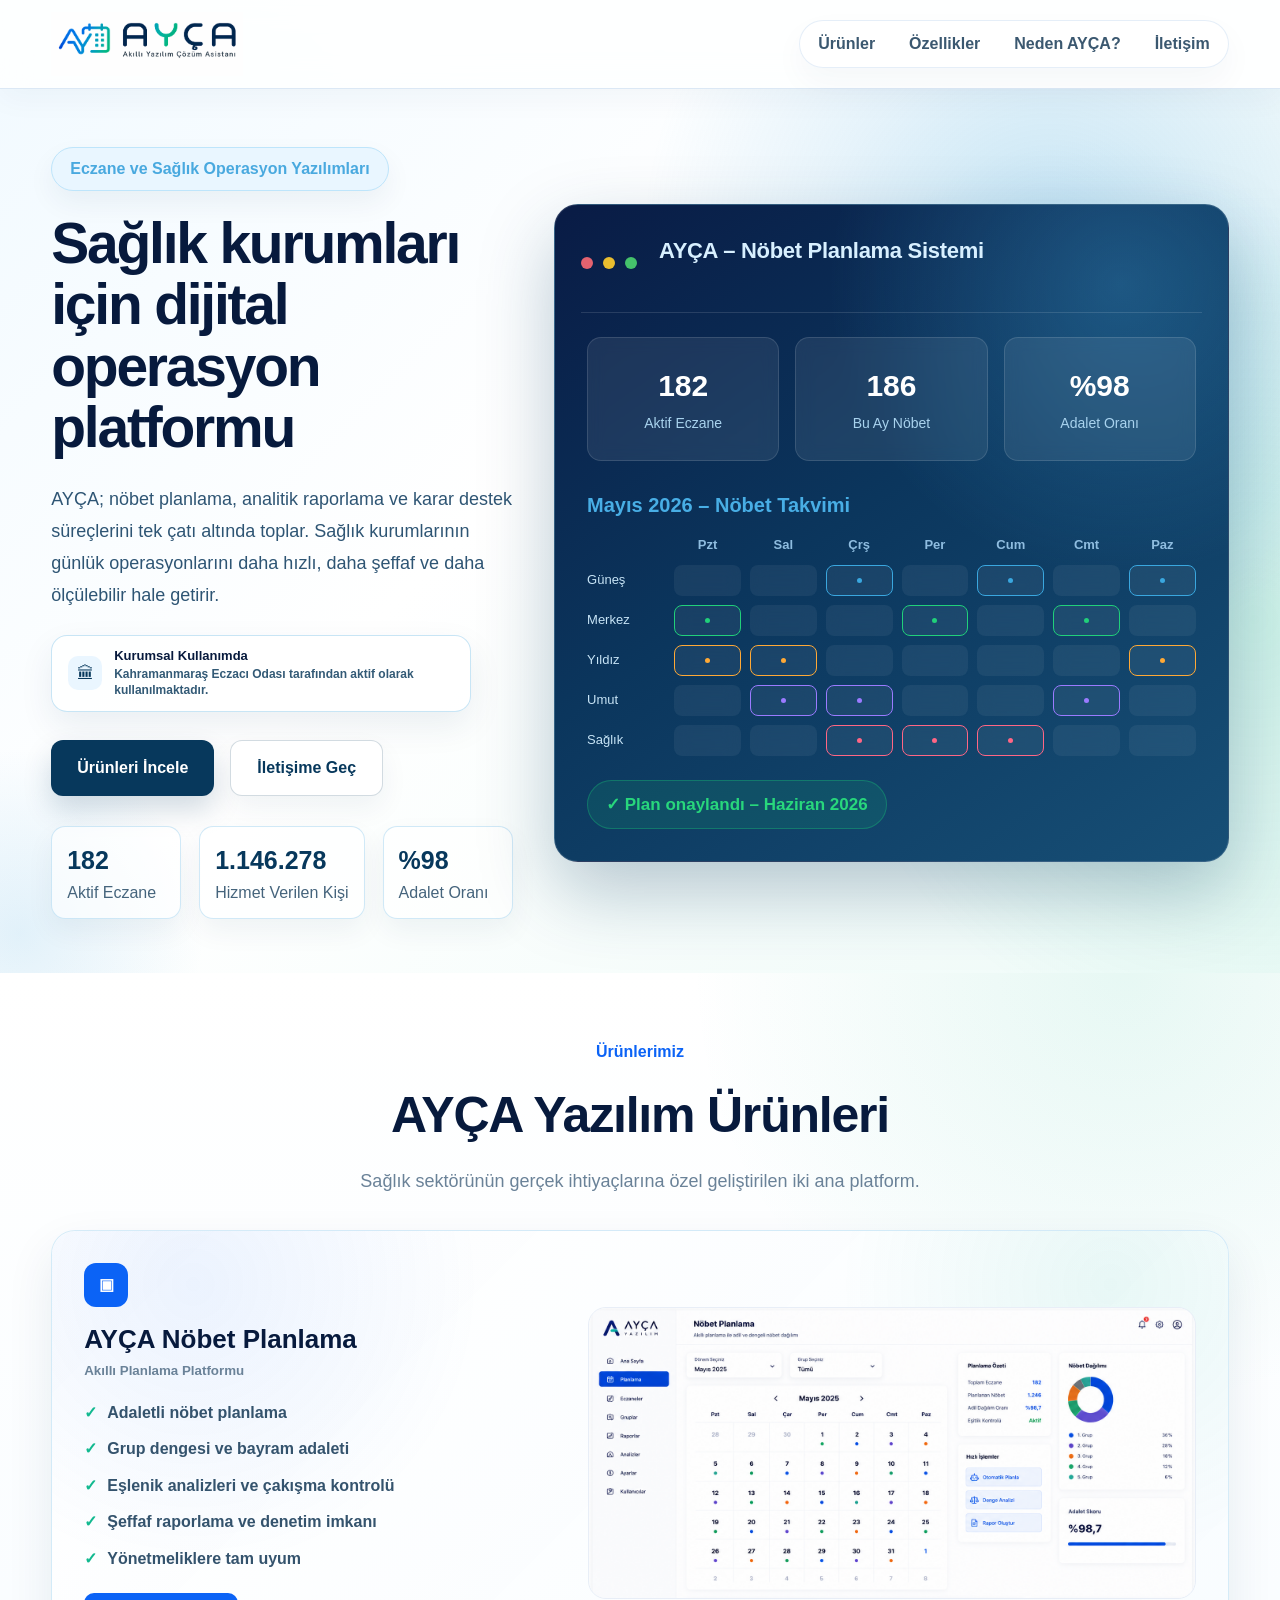
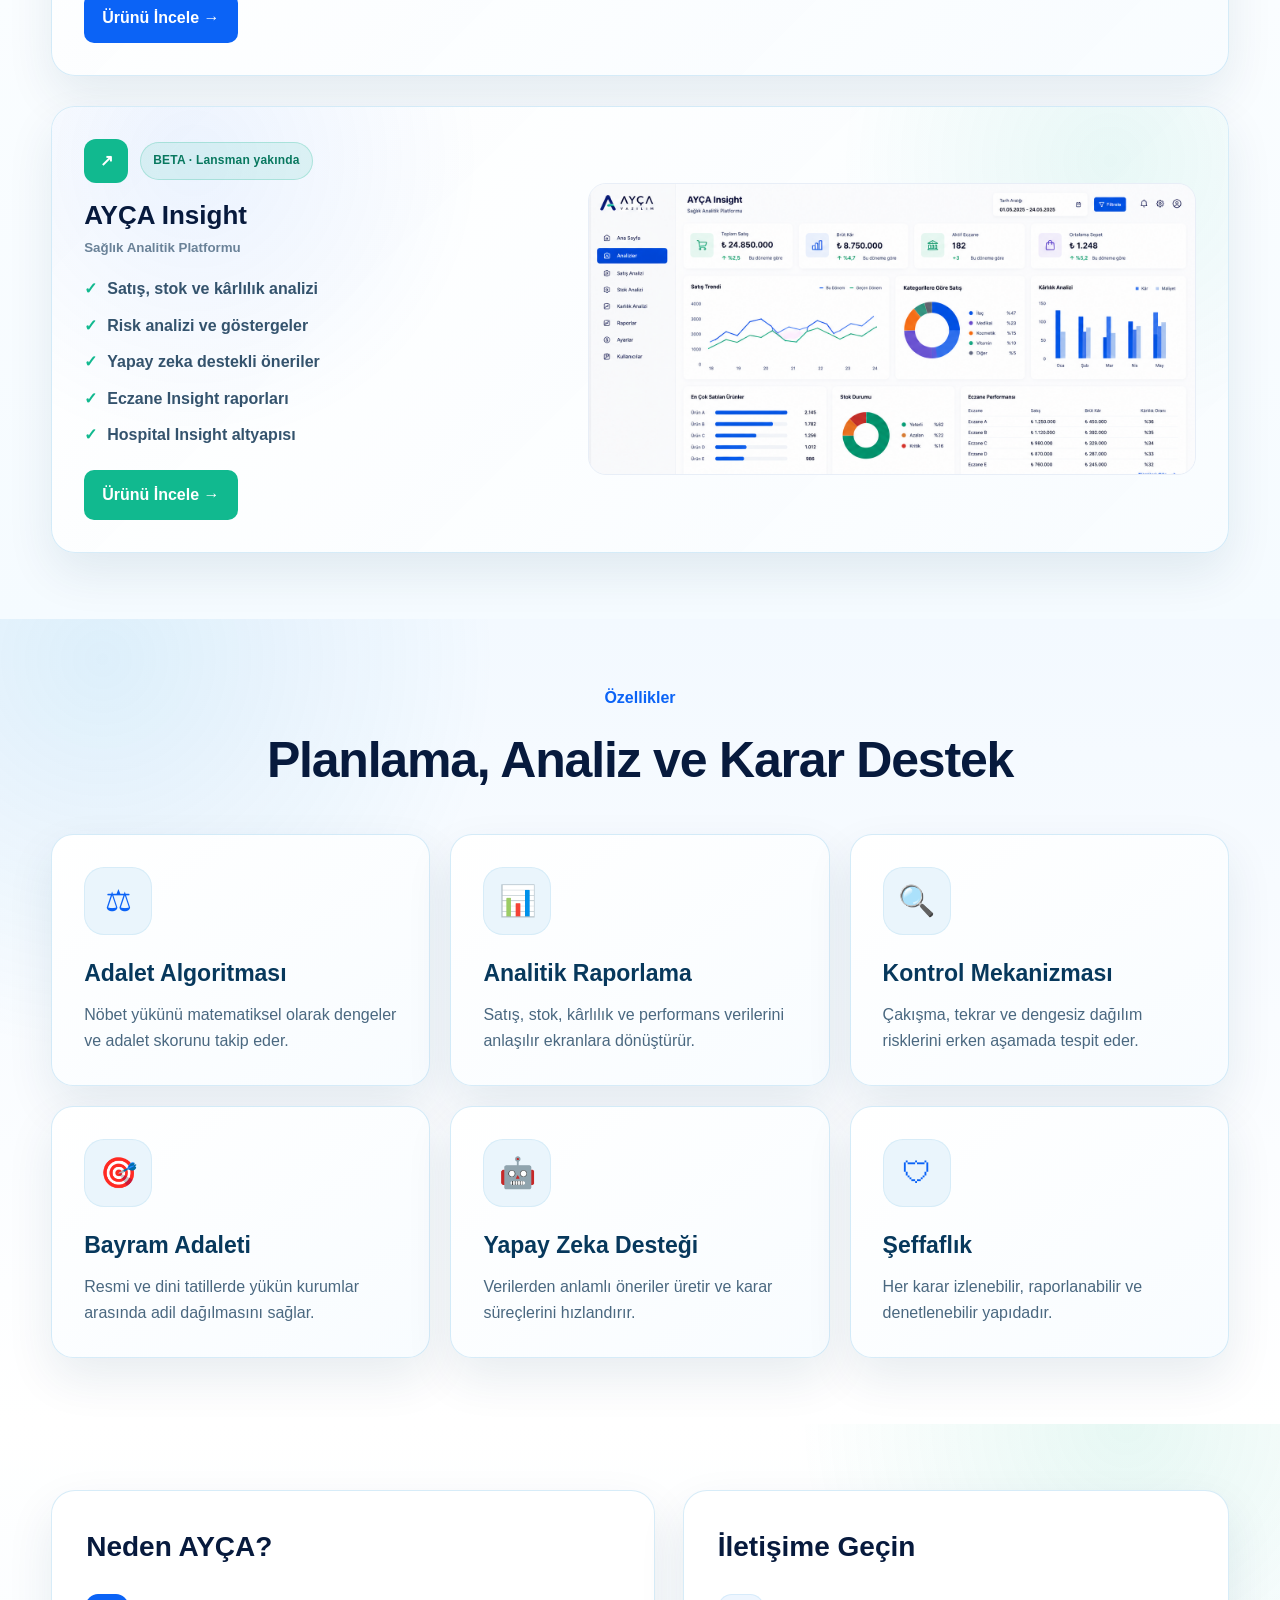
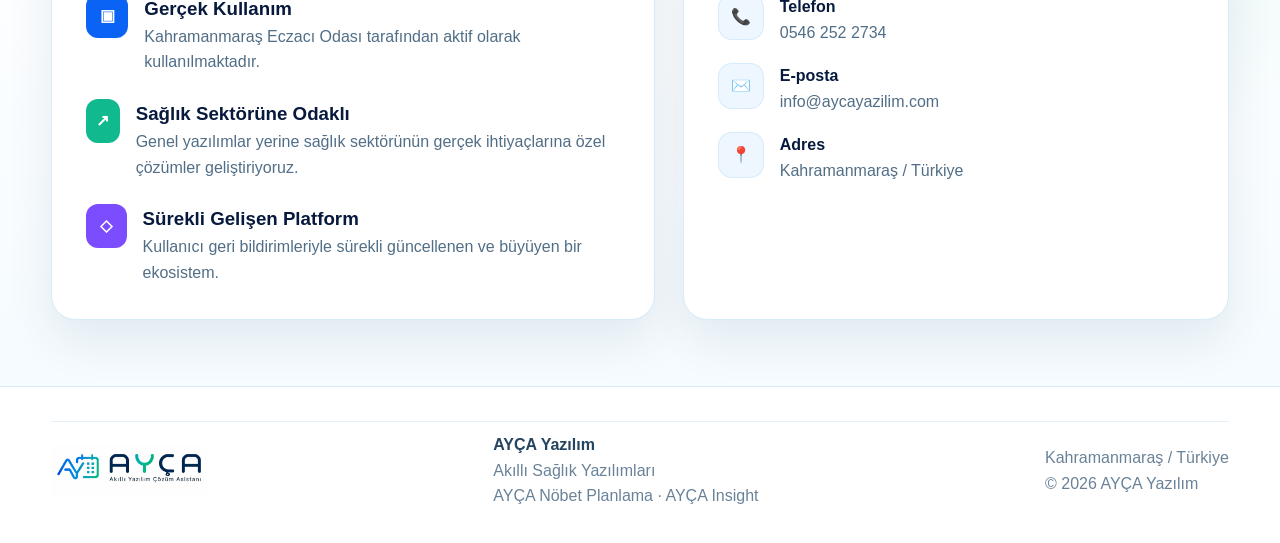
<file: index(3).html>
<!DOCTYPE html>
<html lang="tr">
<head>
  <meta charset="UTF-8" />
  <meta name="viewport" content="width=device-width, initial-scale=1.0" />
  <title>AYÇA Yazılım | Akıllı Yazılım Çözüm Asistanı</title>
  <link rel="stylesheet" href="style.css?v=4.5" />
</head>
<body>

<header class="navbar">
  <div class="container nav-inner">
    <a href="#" class="logo" aria-label="AYÇA Yazılım Ana Sayfa">
      <img src="assets/ayca-logo.png" alt="AYÇA Yazılım">
    </a>

    <nav class="nav-links">
      <a href="#products">Ürünler</a>
      <a href="#features">Özellikler</a>
      <a href="#why">Neden AYÇA?</a>
      <a href="#contact">İletişim</a>
    </nav>

    
  </div>
</header>

<main>
  <section class="hero">
    <div class="container hero-grid">
      <div class="hero-content reveal">
        <span class="badge">Eczane ve Sağlık Operasyon Yazılımları</span>

        <h1 class="hero-title-single">Sağlık kurumları için dijital operasyon platformu</h1>

        <p>
          AYÇA; nöbet planlama, analitik raporlama ve karar destek süreçlerini tek çatı altında toplar.
          Sağlık kurumlarının günlük operasyonlarını daha hızlı, daha şeffaf ve daha ölçülebilir hale getirir.
        </p>

        <div class="trust-badge trust-badge-corporate">
          <span>🏛</span>
          <div>
            <strong>Kurumsal Kullanımda</strong>
            <small>Kahramanmaraş Eczacı Odası tarafından aktif olarak kullanılmaktadır.</small>
          </div>
        </div>

        <div class="hero-actions">
          <a href="#products" class="btn btn-primary">Ürünleri İncele</a>
          <a href="#contact" class="btn btn-outline">İletişime Geç</a>
        </div>

        <div class="stats">
          <div>
            <strong>182</strong>
            <span>Aktif Eczane</span>
          </div>
          <div>
            <strong>1.146.278</strong>
            <span>Hizmet Verilen Kişi</span>
          </div>
          <div>
            <strong>%98</strong>
            <span>Adalet Oranı</span>
          </div>
        </div>
      </div>

      <div class="hero-visual-stack reveal">
        <div class="dashboard-card">
        <div class="window-bar">
          <span></span><span></span><span></span>
          <p>AYÇA – Nöbet Planlama Sistemi</p>
        </div>

        <div class="dashboard-stats">
          <div><strong>182</strong><span>Aktif Eczane</span></div>
          <div><strong>186</strong><span>Bu Ay Nöbet</span></div>
          <div><strong>%98</strong><span>Adalet Oranı</span></div>
        </div>

        <h3>Mayıs 2026 – Nöbet Takvimi</h3>

        <div class="calendar">
          <div></div><b>Pzt</b><b>Sal</b><b>Çrş</b><b>Per</b><b>Cum</b><b>Cmt</b><b>Paz</b>
          <span>Güneş</span><i></i><i></i><i class="blue"></i><i></i><i class="blue"></i><i></i><i class="blue"></i>
          <span>Merkez</span><i class="green"></i><i></i><i></i><i class="green"></i><i></i><i class="green"></i><i></i>
          <span>Yıldız</span><i class="orange"></i><i class="orange"></i><i></i><i></i><i></i><i></i><i class="orange"></i>
          <span>Umut</span><i></i><i class="purple"></i><i class="purple"></i><i></i><i></i><i class="purple"></i><i></i>
          <span>Sağlık</span><i></i><i></i><i class="pink"></i><i class="pink"></i><i class="pink"></i><i></i><i></i>
        </div>

        <div class="approved">✓ Plan onaylandı – Haziran 2026</div>
        </div>
      </div>
    </div>
  </section>

  <section id="products" class="section products-section">
    <div class="container">
      <div class="section-title reveal">
        <span>Ürünlerimiz</span>
        <h2>AYÇA Yazılım Ürünleri</h2>
        <p>Sağlık sektörünün gerçek ihtiyaçlarına özel geliştirilen iki ana platform.</p>
      </div>

      <div class="product-showcase">
        <article class="product-panel reveal">
          <div class="product-copy">
            <div class="product-icon blue-icon">▣</div>
            <h3>AYÇA Nöbet Planlama</h3>
            <small>Akıllı Planlama Platformu</small>
            <ul>
              <li>Adaletli nöbet planlama</li>
              <li>Grup dengesi ve bayram adaleti</li>
              <li>Eşlenik analizleri ve çakışma kontrolü</li>
              <li>Şeffaf raporlama ve denetim imkanı</li>
              <li>Yönetmeliklere tam uyum</li>
            </ul>
            <a href="ayca-nobet.html" class="mini-btn">Ürünü İncele →</a>
          </div>
          <div class="product-image">
            <img src="assets/ayca-nobet-dashboard.png" alt="AYÇA Nöbet Planlama ekran görüntüsü">
          </div>
        </article>

        <article class="product-panel reveal">
          <div class="product-copy">
            <div class="product-title-row">
              <div class="product-icon green-icon">↗</div>
              <span class="product-beta-pill">BETA · Lansman yakında</span>
            </div>
            <h3>AYÇA Insight</h3>
            <small>Sağlık Analitik Platformu</small>
            <ul>
              <li>Satış, stok ve kârlılık analizi</li>
              <li>Risk analizi ve göstergeler</li>
              <li>Yapay zeka destekli öneriler</li>
              <li>Eczane Insight raporları</li>
              <li>Hospital Insight altyapısı</li>
            </ul>
            <a href="ayca-insight.html" class="mini-btn green-btn">Ürünü İncele →</a>
          </div>
          <div class="product-image">
            <img src="assets/ayca-insight-dashboard.png" alt="AYÇA Insight ekran görüntüsü">
          </div>
        </article>
      </div>
    </div>
  </section>

  <section id="features" class="section light">
    <div class="container">
      <div class="section-title reveal">
        <span>Özellikler</span>
        <h2>Planlama, Analiz ve Karar Destek</h2>
      </div>

      <div class="feature-grid">
        <div class="feature-card reveal">
          <div class="icon">⚖</div>
          <h3>Adalet Algoritması</h3>
          <p>Nöbet yükünü matematiksel olarak dengeler ve adalet skorunu takip eder.</p>
        </div>

        <div class="feature-card reveal">
          <div class="icon">📊</div>
          <h3>Analitik Raporlama</h3>
          <p>Satış, stok, kârlılık ve performans verilerini anlaşılır ekranlara dönüştürür.</p>
        </div>

        <div class="feature-card reveal">
          <div class="icon">🔍</div>
          <h3>Kontrol Mekanizması</h3>
          <p>Çakışma, tekrar ve dengesiz dağılım risklerini erken aşamada tespit eder.</p>
        </div>

        <div class="feature-card reveal">
          <div class="icon">🎯</div>
          <h3>Bayram Adaleti</h3>
          <p>Resmi ve dini tatillerde yükün kurumlar arasında adil dağılmasını sağlar.</p>
        </div>

        <div class="feature-card reveal">
          <div class="icon">🤖</div>
          <h3>Yapay Zeka Desteği</h3>
          <p>Verilerden anlamlı öneriler üretir ve karar süreçlerini hızlandırır.</p>
        </div>

        <div class="feature-card reveal">
          <div class="icon">🛡</div>
          <h3>Şeffaflık</h3>
          <p>Her karar izlenebilir, raporlanabilir ve denetlenebilir yapıdadır.</p>
        </div>
      </div>
    </div>
  </section>

  <section id="why" class="section why-section">
    <div class="container why-contact-grid">
      <div class="why-card reveal">
        <h2>Neden AYÇA?</h2>
        <div class="why-list">
          <div>
            <span class="why-icon blue-icon">▣</span>
            <div>
              <h3>Gerçek Kullanım</h3>
              <p>Kahramanmaraş Eczacı Odası tarafından aktif olarak kullanılmaktadır.</p>
            </div>
          </div>
          <div>
            <span class="why-icon green-icon">↗</span>
            <div>
              <h3>Sağlık Sektörüne Odaklı</h3>
              <p>Genel yazılımlar yerine sağlık sektörünün gerçek ihtiyaçlarına özel çözümler geliştiriyoruz.</p>
            </div>
          </div>
          <div>
            <span class="why-icon purple-icon">◇</span>
            <div>
              <h3>Sürekli Gelişen Platform</h3>
              <p>Kullanıcı geri bildirimleriyle sürekli güncellenen ve büyüyen bir ekosistem.</p>
            </div>
          </div>
        </div>
      </div>

      <div id="contact" class="contact-card-box reveal">
        <h2>İletişime Geçin</h2>
        <div class="contact-items">
          <div>
            <span>📞</span>
            <div>
              <strong>Telefon</strong>
              <p>0546 252 2734</p>
            </div>
          </div>
          <div>
            <span>✉️</span>
            <div>
              <strong>E-posta</strong>
              <p>info@aycayazilim.com</p>
            </div>
          </div>
          <div>
            <span>📍</span>
            <div>
              <strong>Adres</strong>
              <p>Kahramanmaraş / Türkiye</p>
            </div>
          </div>
        </div>
        
      </div>
    </div>
  </section>
</main>

<footer>
  <div class="container footer-inner">
    <img src="assets/ayca-logo.png" alt="AYÇA Yazılım">
    <div>
      <strong>AYÇA Yazılım</strong>
      <p>Akıllı Sağlık Yazılımları</p>
      <p>AYÇA Nöbet Planlama · AYÇA Insight</p>
    </div>
    <p>Kahramanmaraş / Türkiye<br>© 2026 AYÇA Yazılım</p>
  </div>
</footer>

<script src="script.js?v=4.5"></script>
</body>
</html>
</file>
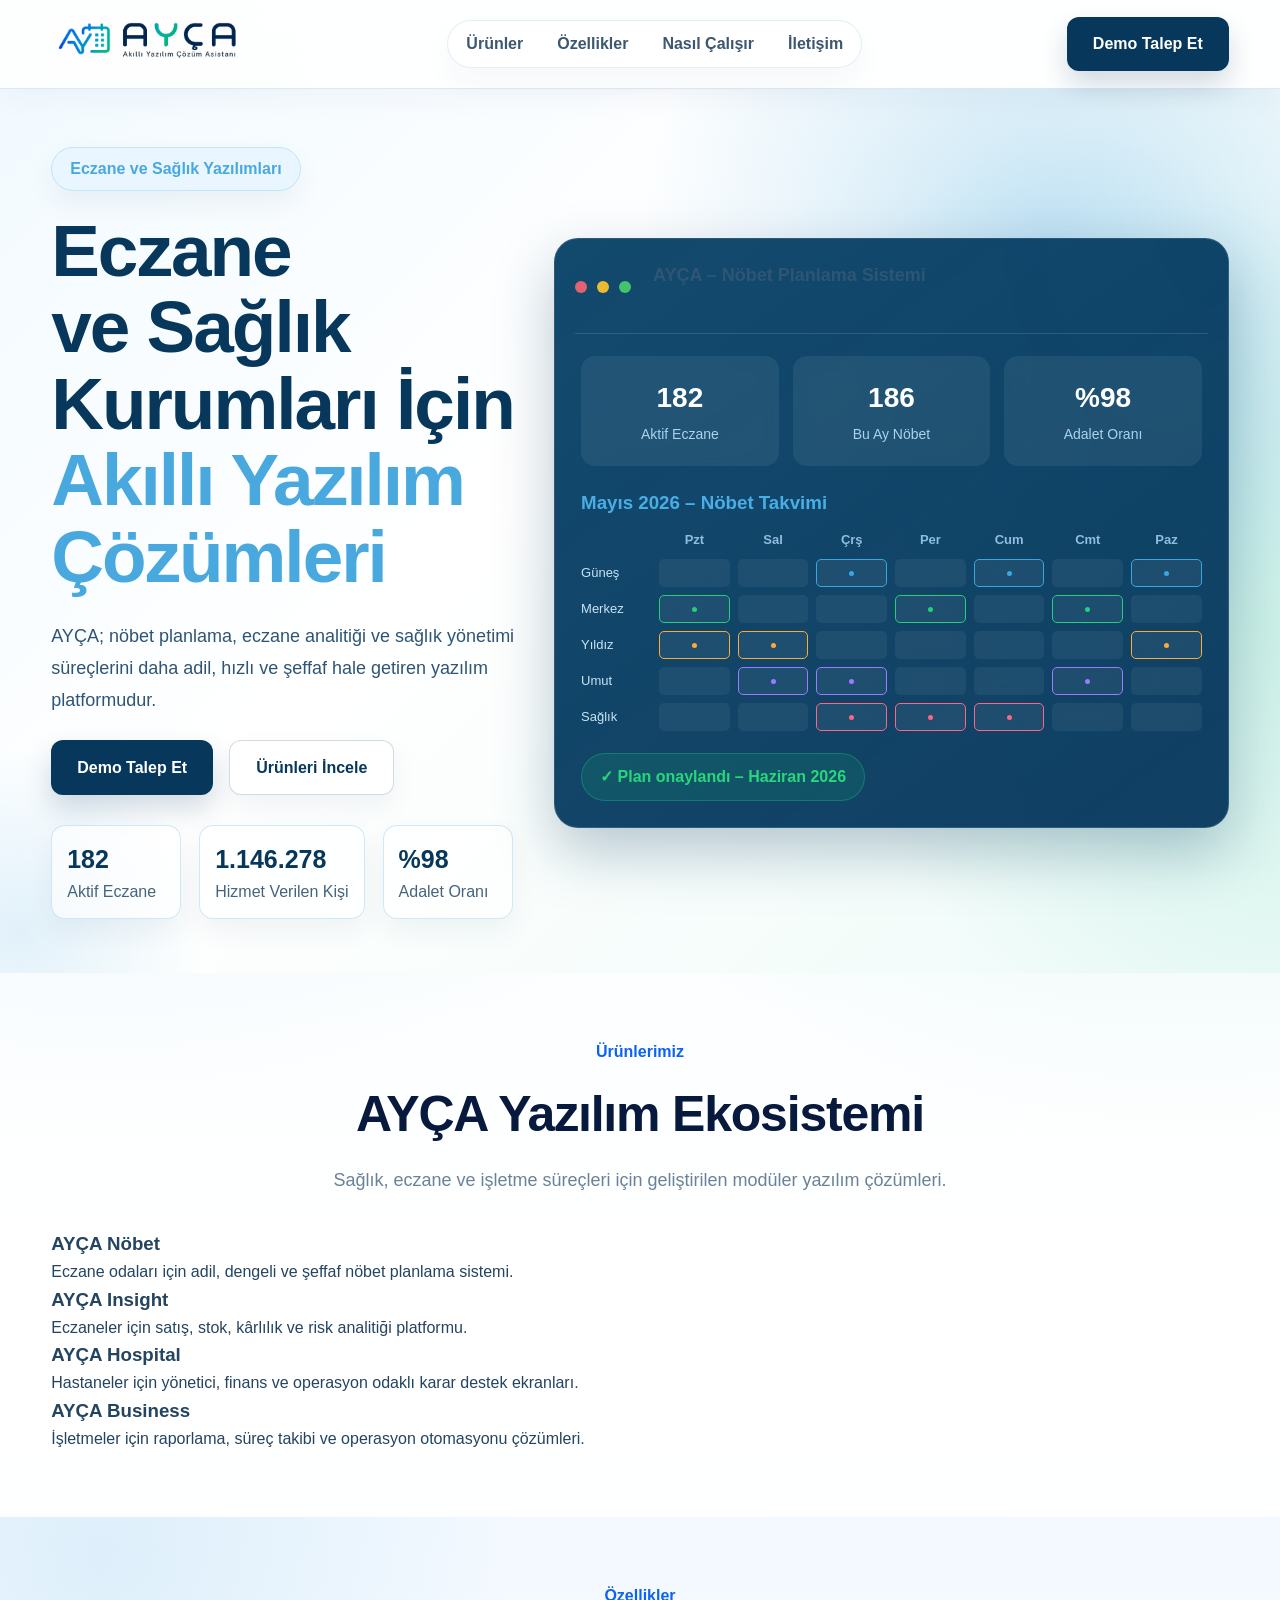
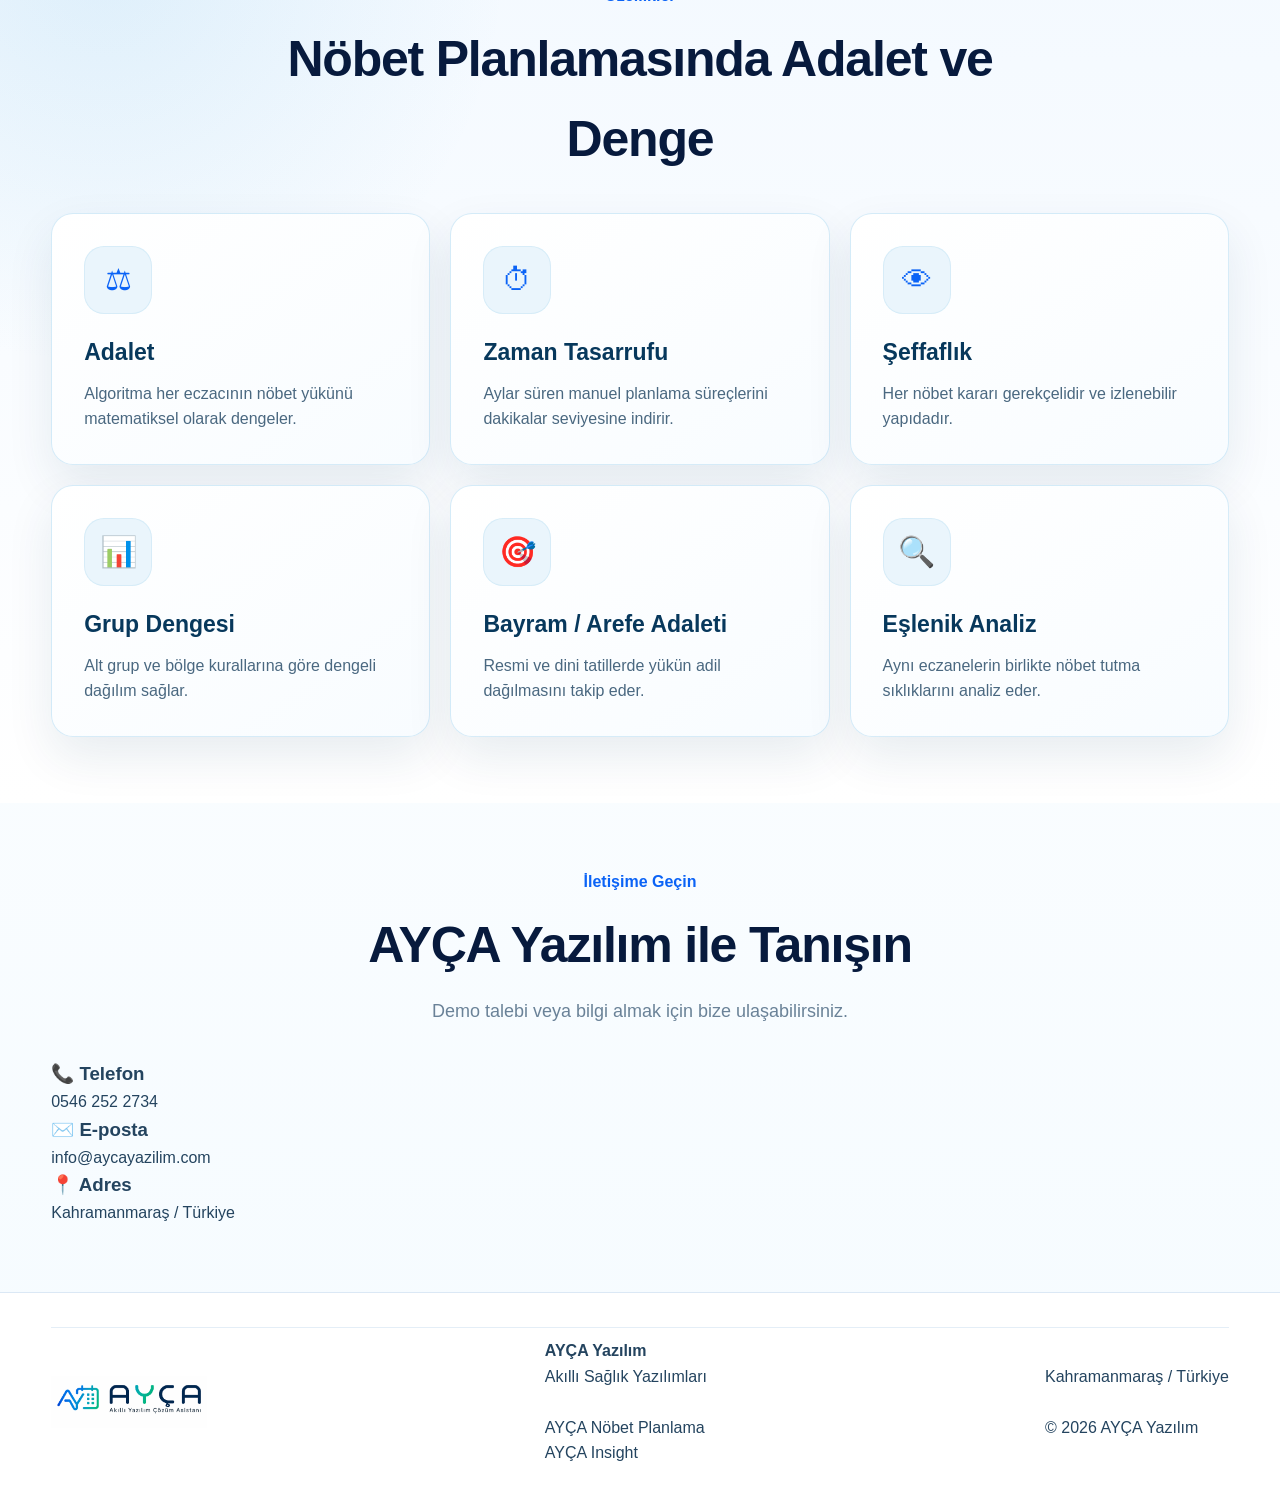
<file: index_v2.html>
<!DOCTYPE html>
<html lang="tr">
<head>
  <meta charset="UTF-8" />
  <meta name="viewport" content="width=device-width, initial-scale=1.0" />
  <title>AYÇA Yazılım | Akıllı Yazılım Çözüm Asistanı</title>
  <link rel="stylesheet" href="style.css" />
</head>
<body>

<header class="navbar">
  <div class="container nav-inner">
    <a href="#" class="logo">
      <img src="assets/ayca-logo.png" alt="AYÇA Yazılım">
    </a>

    <nav class="nav-links">
      <a href="#products">Ürünler</a>
      <a href="#features">Özellikler</a>
      <a href="#how">Nasıl Çalışır</a>
      <a href="#contact">İletişim</a>
    </nav>

    <a href="#contact" class="btn btn-primary">Demo Talep Et</a>
  </div>
</header>

<section class="hero">
  <div class="container hero-grid">
    <div class="hero-content">
      <span class="badge">Eczane ve Sağlık Yazılımları</span>

      <h1>
        Eczane ve Sağlık Kurumları İçin
        <span>Akıllı Yazılım Çözümleri</span>
      </h1>

      <p>
        AYÇA; nöbet planlama, eczane analitiği ve sağlık yönetimi süreçlerini
        daha adil, hızlı ve şeffaf hale getiren yazılım platformudur.
      </p>

      <div class="hero-actions">
        <a href="#contact" class="btn btn-primary">Demo Talep Et</a>
        <a href="#products" class="btn btn-outline">Ürünleri İncele</a>
      </div>

      <div class="stats">
        <div>
          <strong>182</strong>
          <span>Aktif Eczane</span>
        </div>
        <div>
          <strong>1.146.278</strong>
          <span>Hizmet Verilen Kişi</span>
        </div>
        <div>
          <strong>%98</strong>
          <span>Adalet Oranı</span>
        </div>
      </div>
    </div>

    <div class="dashboard-card">
      <div class="window-bar">
        <span></span><span></span><span></span>
        <p>AYÇA – Nöbet Planlama Sistemi</p>
      </div>

      <div class="dashboard-stats">
        <div><strong>182</strong><span>Aktif Eczane</span></div>
        <div><strong>186</strong><span>Bu Ay Nöbet</span></div>
        <div><strong>%98</strong><span>Adalet Oranı</span></div>
      </div>

      <h3>Mayıs 2026 – Nöbet Takvimi</h3>

      <div class="calendar">
        <div></div><b>Pzt</b><b>Sal</b><b>Çrş</b><b>Per</b><b>Cum</b><b>Cmt</b><b>Paz</b>
        <span>Güneş</span><i></i><i></i><i class="blue"></i><i></i><i class="blue"></i><i></i><i class="blue"></i>
        <span>Merkez</span><i class="green"></i><i></i><i></i><i class="green"></i><i></i><i class="green"></i><i></i>
        <span>Yıldız</span><i class="orange"></i><i class="orange"></i><i></i><i></i><i></i><i></i><i class="orange"></i>
        <span>Umut</span><i></i><i class="purple"></i><i class="purple"></i><i></i><i></i><i class="purple"></i><i></i>
        <span>Sağlık</span><i></i><i></i><i class="pink"></i><i class="pink"></i><i class="pink"></i><i></i><i></i>
      </div>

      <div class="approved">✓ Plan onaylandı – Haziran 2026</div>
    </div>
  </div>
</section>

<section id="products" class="section">
  <div class="container">
    <div class="section-title">
      <span>Ürünlerimiz</span>
      <h2>AYÇA Yazılım Ekosistemi</h2>
      <p>Sağlık, eczane ve işletme süreçleri için geliştirilen modüler yazılım çözümleri.</p>
    </div>

    <div class="product-grid">
      <div class="product-card">
        <h3>AYÇA Nöbet</h3>
        <p>Eczane odaları için adil, dengeli ve şeffaf nöbet planlama sistemi.</p>
      </div>

      <div class="product-card">
        <h3>AYÇA Insight</h3>
        <p>Eczaneler için satış, stok, kârlılık ve risk analitiği platformu.</p>
      </div>

      <div class="product-card">
        <h3>AYÇA Hospital</h3>
        <p>Hastaneler için yönetici, finans ve operasyon odaklı karar destek ekranları.</p>
      </div>

      <div class="product-card">
        <h3>AYÇA Business</h3>
        <p>İşletmeler için raporlama, süreç takibi ve operasyon otomasyonu çözümleri.</p>
      </div>
    </div>
  </div>
</section>

<section id="features" class="section light">
  <div class="container">
    <div class="section-title">
      <span>Özellikler</span>
      <h2>Nöbet Planlamasında Adalet ve Denge</h2>
    </div>

    <div class="feature-grid">
      <div class="feature-card">
        <div class="icon">⚖</div>
        <h3>Adalet</h3>
        <p>Algoritma her eczacının nöbet yükünü matematiksel olarak dengeler.</p>
      </div>

      <div class="feature-card">
        <div class="icon">⏱</div>
        <h3>Zaman Tasarrufu</h3>
        <p>Aylar süren manuel planlama süreçlerini dakikalar seviyesine indirir.</p>
      </div>

      <div class="feature-card">
        <div class="icon">👁</div>
        <h3>Şeffaflık</h3>
        <p>Her nöbet kararı gerekçelidir ve izlenebilir yapıdadır.</p>
      </div>

      <div class="feature-card">
        <div class="icon">📊</div>
        <h3>Grup Dengesi</h3>
        <p>Alt grup ve bölge kurallarına göre dengeli dağılım sağlar.</p>
      </div>

      <div class="feature-card">
        <div class="icon">🎯</div>
        <h3>Bayram / Arefe Adaleti</h3>
        <p>Resmi ve dini tatillerde yükün adil dağılmasını takip eder.</p>
      </div>

      <div class="feature-card">
        <div class="icon">🔍</div>
        <h3>Eşlenik Analiz</h3>
        <p>Aynı eczanelerin birlikte nöbet tutma sıklıklarını analiz eder.</p>
      </div>
    </div>
  </div>
</section>

<section id="contact" class="section">
  <div class="container">
    <div class="section-title">
      <span>İletişime Geçin</span>
      <h2>AYÇA Yazılım ile Tanışın</h2>
      <p>Demo talebi veya bilgi almak için bize ulaşabilirsiniz.</p>
    </div>
    <div class="contact-cards">
      <div class="contact-card">
        <h3>📞 Telefon</h3>
        <p>0546 252 2734</p>
      </div>
      <div class="contact-card">
        <h3>✉️ E‑posta</h3>
        <p>info@aycayazilim.com</p>
      </div>
      <div class="contact-card">
        <h3>📍 Adres</h3>
        <p>Kahramanmaraş / Türkiye</p>
      </div>
    </div>
  </div>
</section>

<footer>
<div class="container footer-inner">
<div>
<img src="assets/ayca-logo.png" alt="AYÇA Yazılım">
</div>
<div>
<strong>AYÇA Yazılım</strong><br>
Akıllı Sağlık Yazılımları<br><br>
AYÇA Nöbet Planlama<br>
AYÇA Insight
</div>
<div>
Kahramanmaraş / Türkiye<br><br>
© 2026 AYÇA Yazılım
</div>
</div>
</footer>

<script src="script.js"></script>
</body>
</html>
</file>
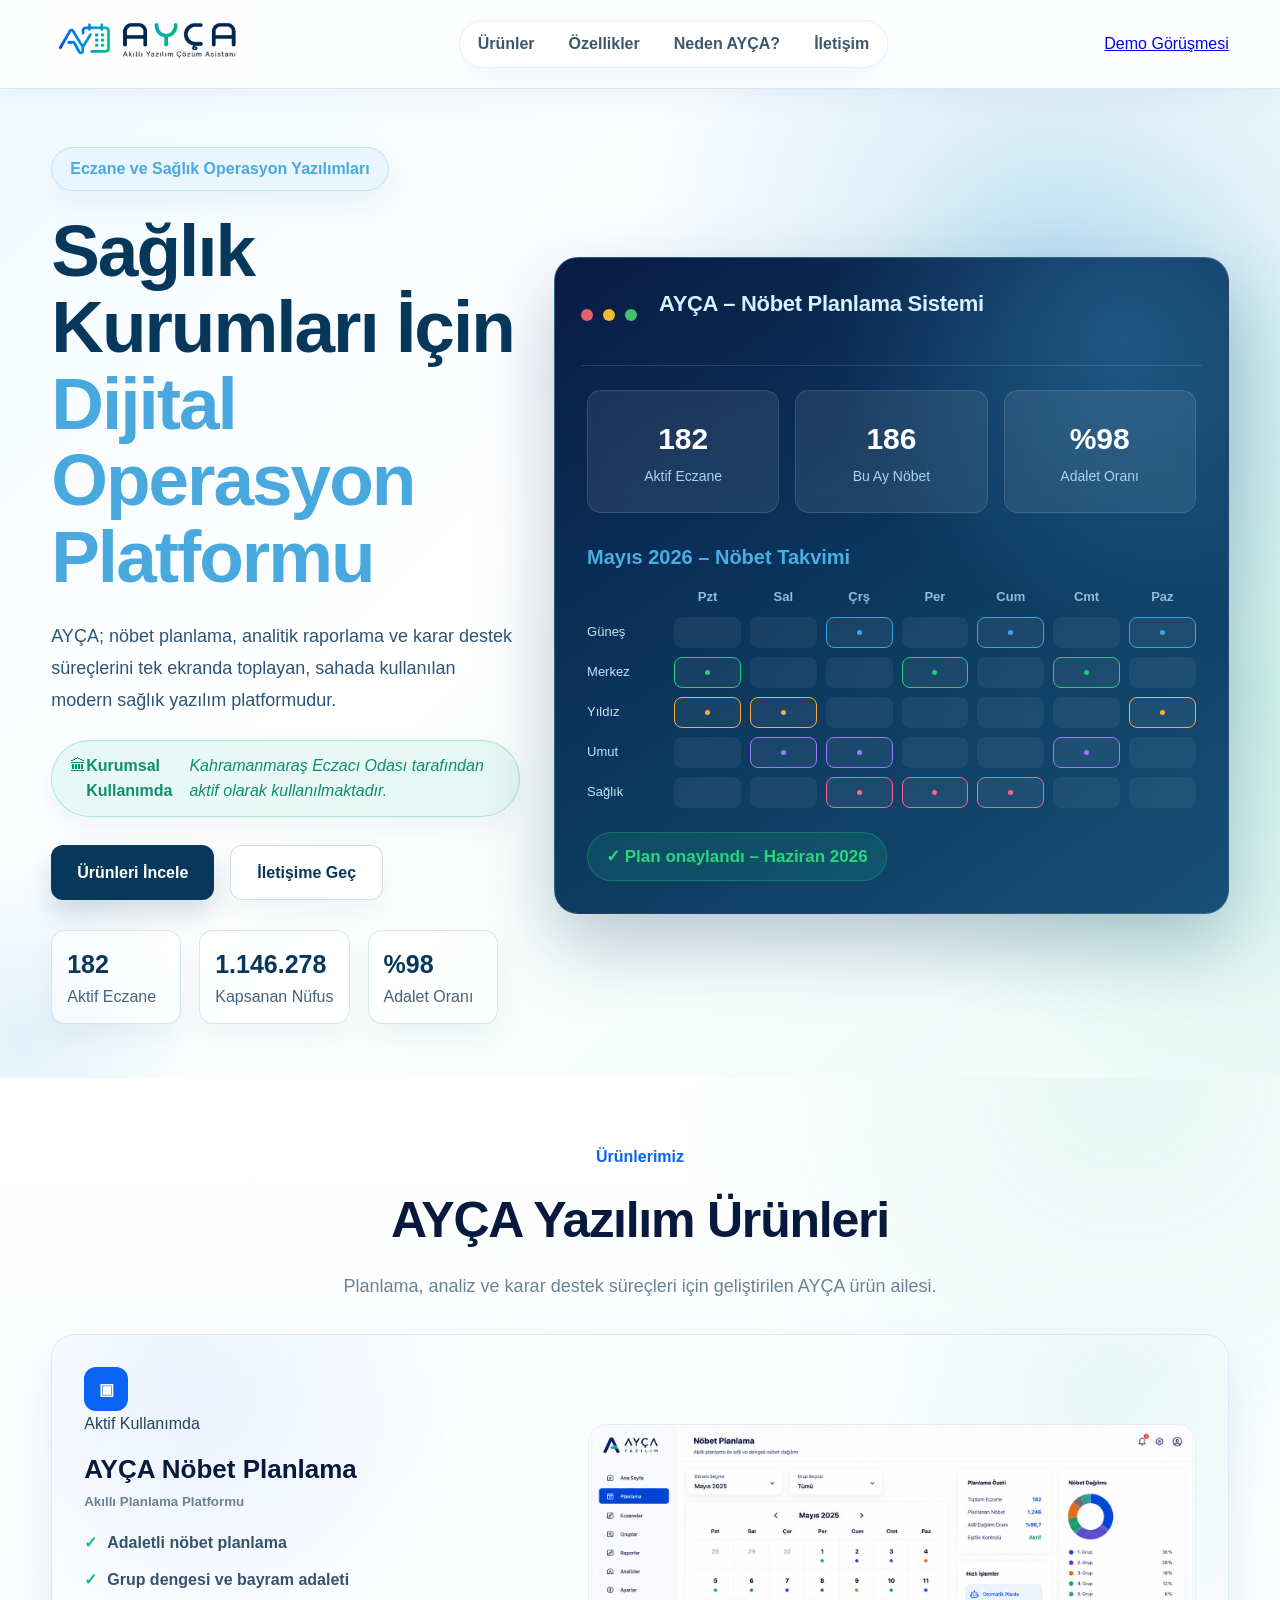
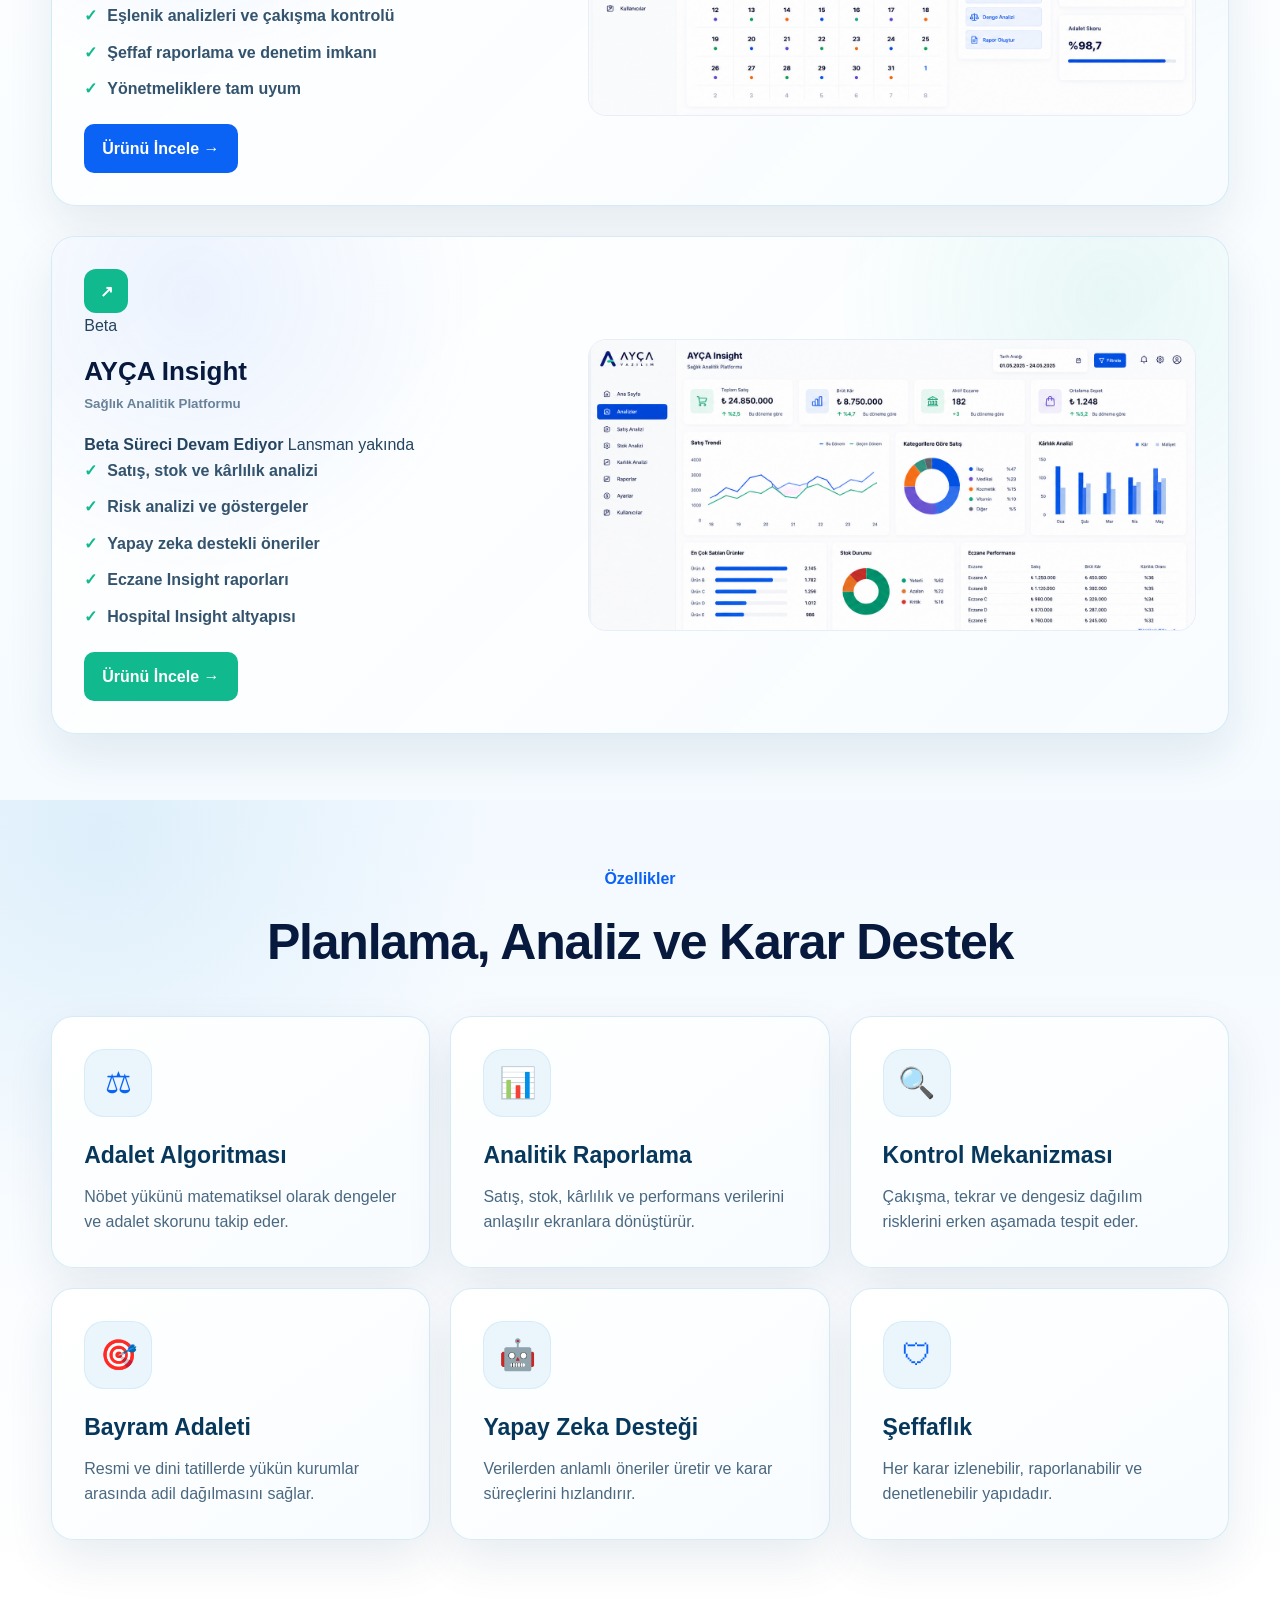
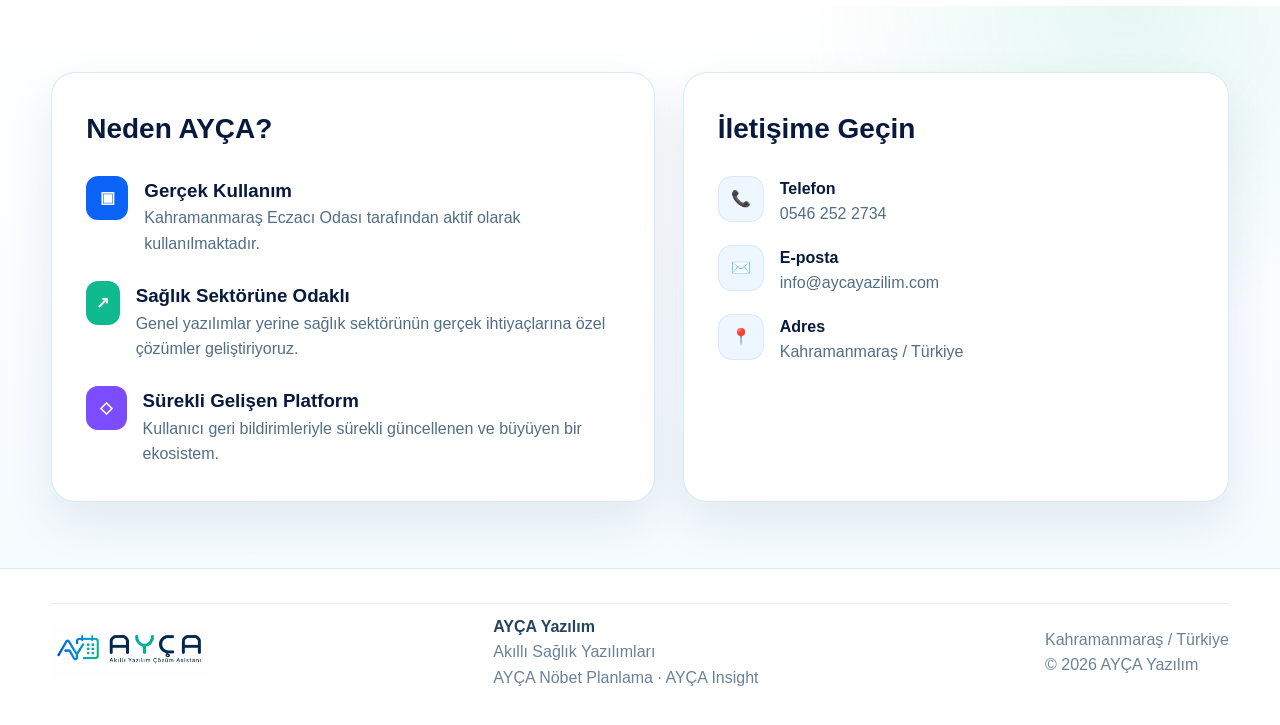
<file: index_v4_3.html>
<!DOCTYPE html>
<html lang="tr">
<head>
  <meta charset="UTF-8" />
  <meta name="viewport" content="width=device-width, initial-scale=1.0" />
  <title>AYÇA Yazılım | Akıllı Yazılım Çözüm Asistanı</title>
  <link rel="stylesheet" href="/style.css?v=4.3" />
</head>
<body>

<header class="navbar">
  <div class="container nav-inner">
    <a href="#" class="logo" aria-label="AYÇA Yazılım Ana Sayfa">
      <img src="assets/ayca-logo.png" alt="AYÇA Yazılım">
    </a>

    <nav class="nav-links">
      <a href="#products">Ürünler</a>
      <a href="#features">Özellikler</a>
      <a href="#why">Neden AYÇA?</a>
      <a href="#contact">İletişim</a>
    </nav>

    <a href="#contact" class="nav-cta">Demo Görüşmesi</a>
  </div>
</header>

<main>
  <section class="hero">
    <div class="container hero-grid">
      <div class="hero-content reveal">
        <span class="badge">Eczane ve Sağlık Operasyon Yazılımları</span>

        <h1>
          Sağlık Kurumları İçin
          <span>Dijital Operasyon Platformu</span>
        </h1>

        <p>
          AYÇA; nöbet planlama, analitik raporlama ve karar destek süreçlerini
          tek ekranda toplayan, sahada kullanılan modern sağlık yazılım platformudur.
        </p>

        <div class="trust-badge trust-badge-reference">
          <span>🏛</span>
          <strong>Kurumsal Kullanımda</strong>
          <em>Kahramanmaraş Eczacı Odası tarafından aktif olarak kullanılmaktadır.</em>
        </div>

        <div class="hero-actions">
          <a href="#products" class="btn btn-primary">Ürünleri İncele</a>
          <a href="#contact" class="btn btn-outline">İletişime Geç</a>
        </div>

        <div class="stats">
          <div>
            <strong>182</strong>
            <span>Aktif Eczane</span>
          </div>
          <div>
            <strong>1.146.278</strong>
            <span>Kapsanan Nüfus</span>
          </div>
          <div>
            <strong>%98</strong>
            <span>Adalet Oranı</span>
          </div>
        </div>
      </div>

      <div class="hero-visual-stack reveal">
        <div class="dashboard-card">
        <div class="window-bar">
          <span></span><span></span><span></span>
          <p>AYÇA – Nöbet Planlama Sistemi</p>
        </div>

        <div class="dashboard-stats">
          <div><strong>182</strong><span>Aktif Eczane</span></div>
          <div><strong>186</strong><span>Bu Ay Nöbet</span></div>
          <div><strong>%98</strong><span>Adalet Oranı</span></div>
        </div>

        <h3>Mayıs 2026 – Nöbet Takvimi</h3>

        <div class="calendar">
          <div></div><b>Pzt</b><b>Sal</b><b>Çrş</b><b>Per</b><b>Cum</b><b>Cmt</b><b>Paz</b>
          <span>Güneş</span><i></i><i></i><i class="blue"></i><i></i><i class="blue"></i><i></i><i class="blue"></i>
          <span>Merkez</span><i class="green"></i><i></i><i></i><i class="green"></i><i></i><i class="green"></i><i></i>
          <span>Yıldız</span><i class="orange"></i><i class="orange"></i><i></i><i></i><i></i><i></i><i class="orange"></i>
          <span>Umut</span><i></i><i class="purple"></i><i class="purple"></i><i></i><i></i><i class="purple"></i><i></i>
          <span>Sağlık</span><i></i><i></i><i class="pink"></i><i class="pink"></i><i class="pink"></i><i></i><i></i>
        </div>

        <div class="approved">✓ Plan onaylandı – Haziran 2026</div>
        </div>
      </div>
    </div>
  </section>

  <section id="products" class="section products-section">
    <div class="container">
      <div class="section-title reveal">
        <span>Ürünlerimiz</span>
        <h2>AYÇA Yazılım Ürünleri</h2>
        <p>Planlama, analiz ve karar destek süreçleri için geliştirilen AYÇA ürün ailesi.</p>
      </div>

      <div class="product-showcase">
        <article class="product-panel reveal">
          <div class="product-copy">
            <div class="product-card-top">
              <div class="product-icon blue-icon">▣</div>
              <span class="product-status active">Aktif Kullanımda</span>
            </div>
            <h3>AYÇA Nöbet Planlama</h3>
            <small>Akıllı Planlama Platformu</small>
            <ul>
              <li>Adaletli nöbet planlama</li>
              <li>Grup dengesi ve bayram adaleti</li>
              <li>Eşlenik analizleri ve çakışma kontrolü</li>
              <li>Şeffaf raporlama ve denetim imkanı</li>
              <li>Yönetmeliklere tam uyum</li>
            </ul>
            <a href="ayca-nobet.html" class="mini-btn">Ürünü İncele →</a>
          </div>
          <div class="product-image">
            <img src="assets/ayca-nobet-dashboard.png" alt="AYÇA Nöbet Planlama ekran görüntüsü">
          </div>
        </article>

        <article class="product-panel reveal">
          <div class="product-copy">
            <div class="product-card-top">
              <div class="product-icon green-icon">↗</div>
              <span class="product-status beta">Beta</span>
            </div>
            <h3>AYÇA Insight</h3>
            <small>Sağlık Analitik Platformu</small>
            <div class="product-beta-label">
              <strong>Beta Süreci Devam Ediyor</strong>
              <span>Lansman yakında</span>
            </div>
            <ul>
              <li>Satış, stok ve kârlılık analizi</li>
              <li>Risk analizi ve göstergeler</li>
              <li>Yapay zeka destekli öneriler</li>
              <li>Eczane Insight raporları</li>
              <li>Hospital Insight altyapısı</li>
            </ul>
            <a href="ayca-insight.html" class="mini-btn green-btn">Ürünü İncele →</a>
          </div>
          <div class="product-image">
            <img src="assets/ayca-insight-dashboard.png" alt="AYÇA Insight ekran görüntüsü">
          </div>
        </article>
      </div>
    </div>
  </section>

  <section id="features" class="section light">
    <div class="container">
      <div class="section-title reveal">
        <span>Özellikler</span>
        <h2>Planlama, Analiz ve Karar Destek</h2>
      </div>

      <div class="feature-grid">
        <div class="feature-card reveal">
          <div class="icon">⚖</div>
          <h3>Adalet Algoritması</h3>
          <p>Nöbet yükünü matematiksel olarak dengeler ve adalet skorunu takip eder.</p>
        </div>

        <div class="feature-card reveal">
          <div class="icon">📊</div>
          <h3>Analitik Raporlama</h3>
          <p>Satış, stok, kârlılık ve performans verilerini anlaşılır ekranlara dönüştürür.</p>
        </div>

        <div class="feature-card reveal">
          <div class="icon">🔍</div>
          <h3>Kontrol Mekanizması</h3>
          <p>Çakışma, tekrar ve dengesiz dağılım risklerini erken aşamada tespit eder.</p>
        </div>

        <div class="feature-card reveal">
          <div class="icon">🎯</div>
          <h3>Bayram Adaleti</h3>
          <p>Resmi ve dini tatillerde yükün kurumlar arasında adil dağılmasını sağlar.</p>
        </div>

        <div class="feature-card reveal">
          <div class="icon">🤖</div>
          <h3>Yapay Zeka Desteği</h3>
          <p>Verilerden anlamlı öneriler üretir ve karar süreçlerini hızlandırır.</p>
        </div>

        <div class="feature-card reveal">
          <div class="icon">🛡</div>
          <h3>Şeffaflık</h3>
          <p>Her karar izlenebilir, raporlanabilir ve denetlenebilir yapıdadır.</p>
        </div>
      </div>
    </div>
  </section>

  <section id="why" class="section why-section">
    <div class="container why-contact-grid">
      <div class="why-card reveal">
        <h2>Neden AYÇA?</h2>
        <div class="why-list">
          <div>
            <span class="why-icon blue-icon">▣</span>
            <div>
              <h3>Gerçek Kullanım</h3>
              <p>Kahramanmaraş Eczacı Odası tarafından aktif olarak kullanılmaktadır.</p>
            </div>
          </div>
          <div>
            <span class="why-icon green-icon">↗</span>
            <div>
              <h3>Sağlık Sektörüne Odaklı</h3>
              <p>Genel yazılımlar yerine sağlık sektörünün gerçek ihtiyaçlarına özel çözümler geliştiriyoruz.</p>
            </div>
          </div>
          <div>
            <span class="why-icon purple-icon">◇</span>
            <div>
              <h3>Sürekli Gelişen Platform</h3>
              <p>Kullanıcı geri bildirimleriyle sürekli güncellenen ve büyüyen bir ekosistem.</p>
            </div>
          </div>
        </div>
      </div>

      <div id="contact" class="contact-card-box reveal">
        <h2>İletişime Geçin</h2>
        <div class="contact-items">
          <div>
            <span>📞</span>
            <div>
              <strong>Telefon</strong>
              <p>0546 252 2734</p>
            </div>
          </div>
          <div>
            <span>✉️</span>
            <div>
              <strong>E-posta</strong>
              <p>info@aycayazilim.com</p>
            </div>
          </div>
          <div>
            <span>📍</span>
            <div>
              <strong>Adres</strong>
              <p>Kahramanmaraş / Türkiye</p>
            </div>
          </div>
        </div>
        
      </div>
    </div>
  </section>
</main>

<footer>
  <div class="container footer-inner">
    <img src="assets/ayca-logo.png" alt="AYÇA Yazılım">
    <div>
      <strong>AYÇA Yazılım</strong>
      <p>Akıllı Sağlık Yazılımları</p>
      <p>AYÇA Nöbet Planlama · AYÇA Insight</p>
    </div>
    <p>Kahramanmaraş / Türkiye<br>© 2026 AYÇA Yazılım</p>
  </div>
</footer>

<script src="/script.js?v=4.3"></script>
</body>
</html>
</file>
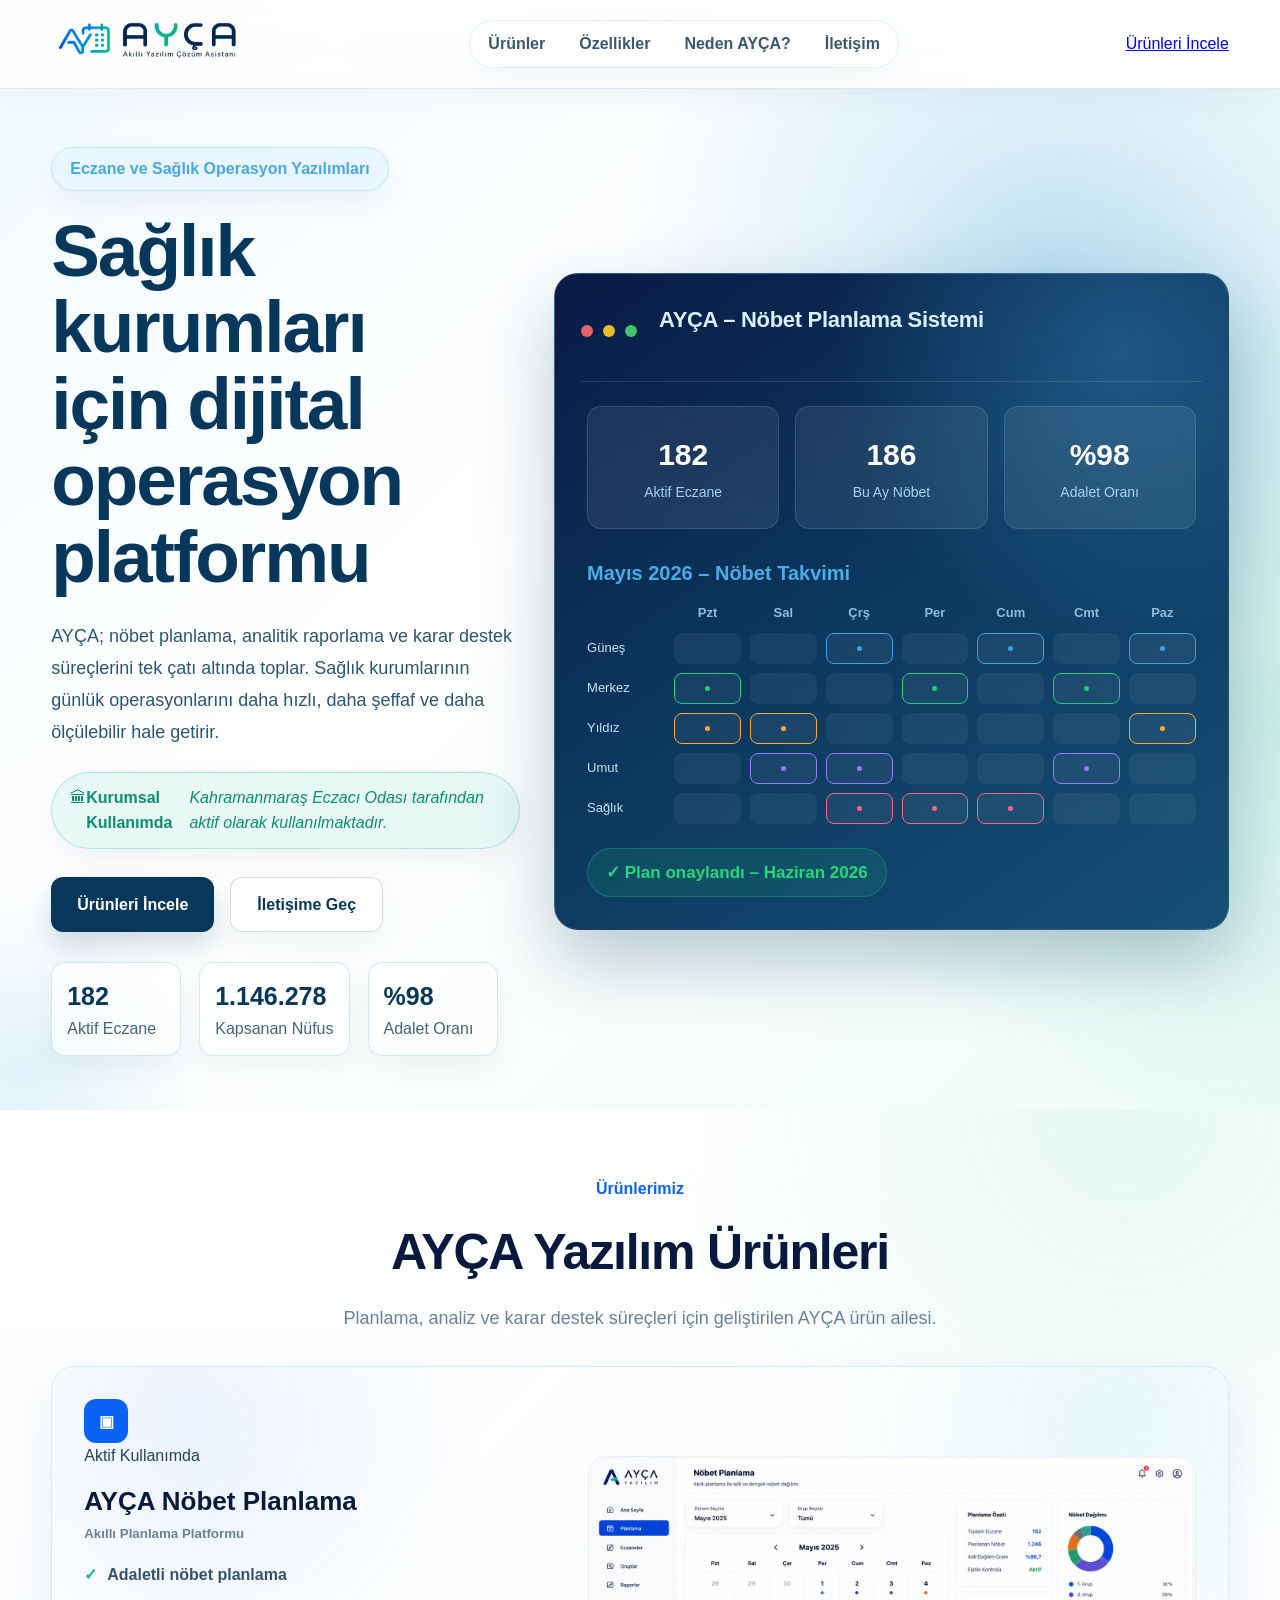
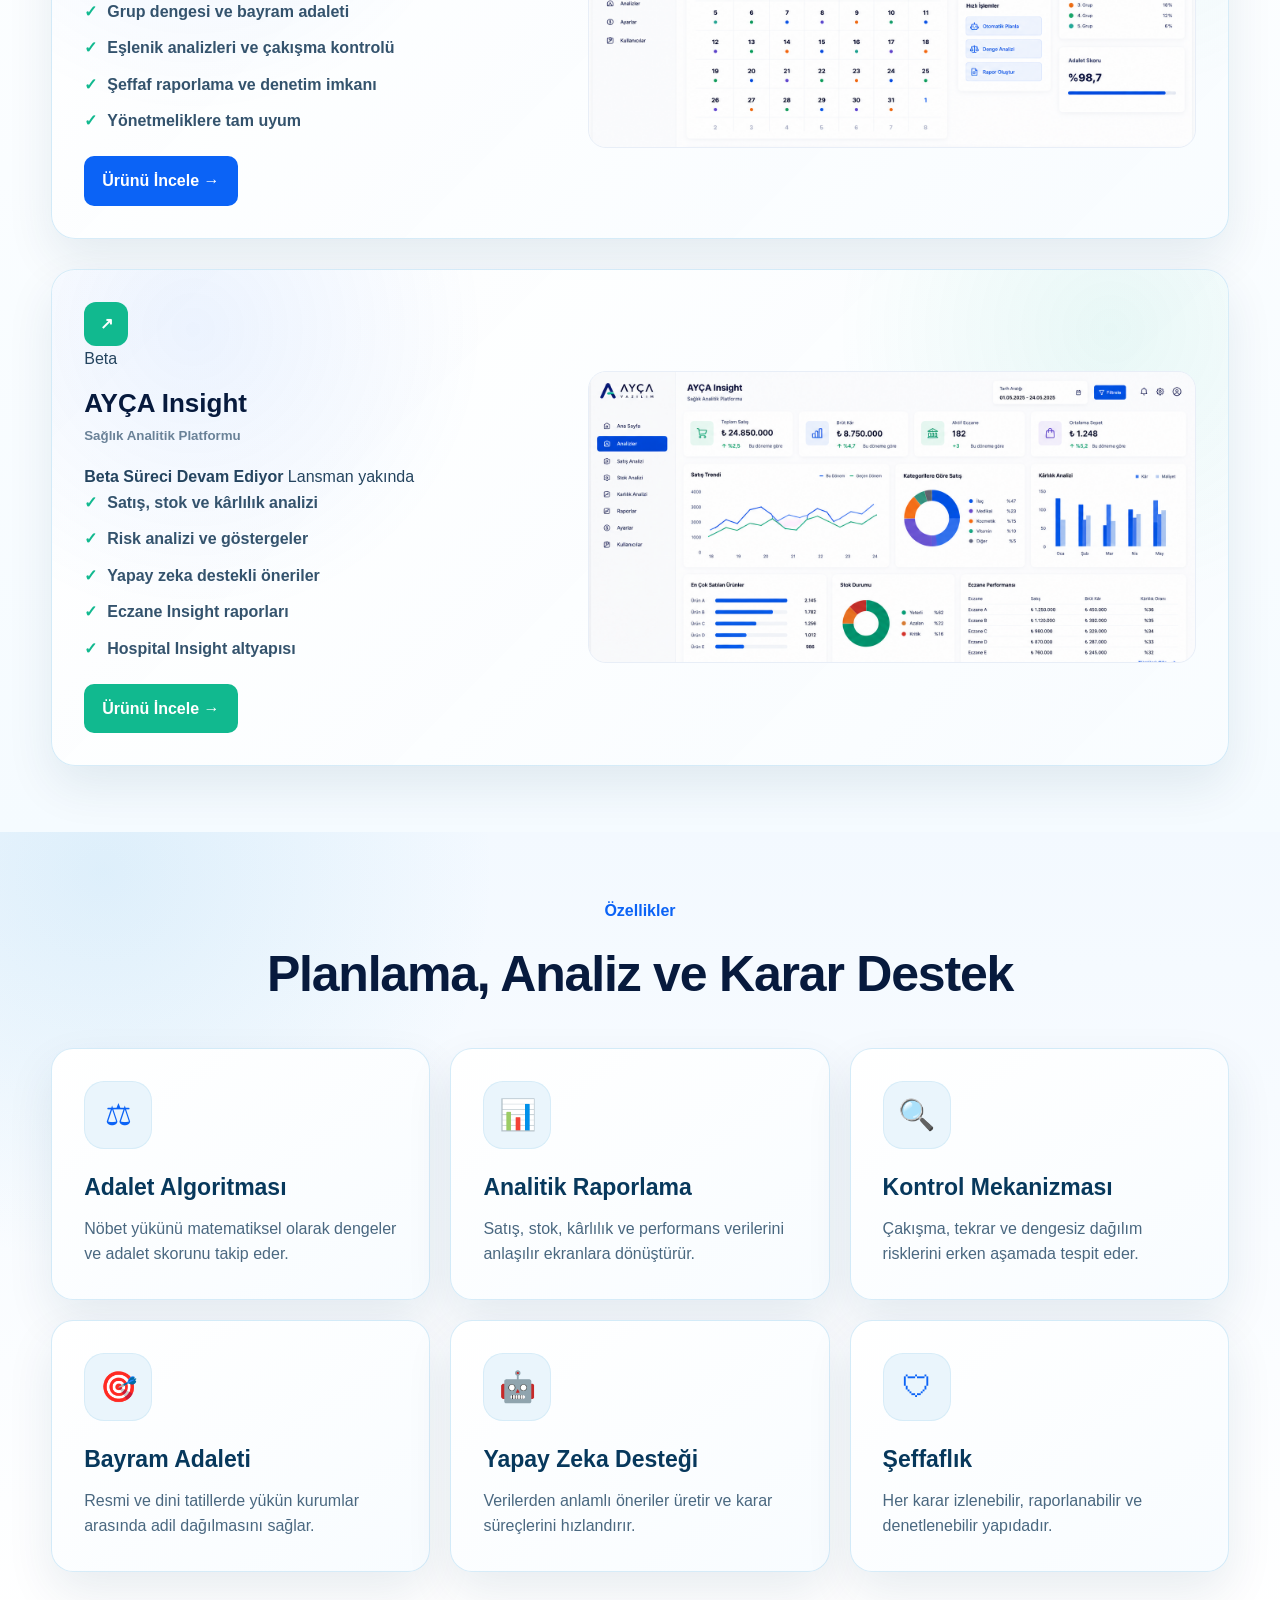
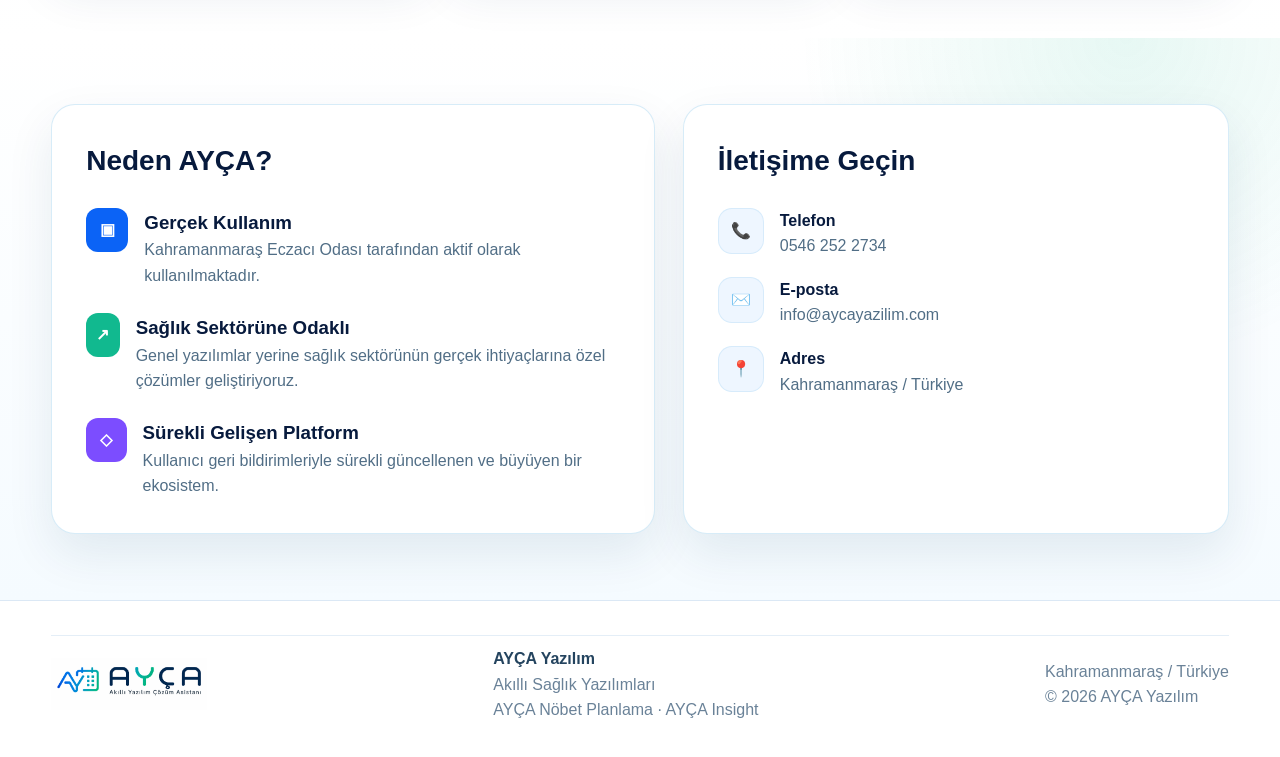
<file: index_v4_4.html>
<!DOCTYPE html>
<html lang="tr">
<head>
  <meta charset="UTF-8" />
  <meta name="viewport" content="width=device-width, initial-scale=1.0" />
  <title>AYÇA Yazılım | Akıllı Yazılım Çözüm Asistanı</title>
  <link rel="stylesheet" href="/style.css?v=4.3" />
</head>
<body>

<header class="navbar">
  <div class="container nav-inner">
    <a href="#" class="logo" aria-label="AYÇA Yazılım Ana Sayfa">
      <img src="assets/ayca-logo.png" alt="AYÇA Yazılım">
    </a>

    <nav class="nav-links">
      <a href="#products">Ürünler</a>
      <a href="#features">Özellikler</a>
      <a href="#why">Neden AYÇA?</a>
      <a href="#contact">İletişim</a>
    </nav>

    <a href="#products" class="nav-cta">Ürünleri İncele</a>
  </div>
</header>

<main>
  <section class="hero">
    <div class="container hero-grid">
      <div class="hero-content reveal">
        <span class="badge">Eczane ve Sağlık Operasyon Yazılımları</span>

        <h1 class="hero-title-horizontal">
          Sağlık kurumları için dijital operasyon platformu
        </h1>

        <p class="hero-lead-strong">
          AYÇA; nöbet planlama, analitik raporlama ve karar destek süreçlerini tek çatı altında toplar.
          Sağlık kurumlarının günlük operasyonlarını daha hızlı, daha şeffaf ve daha ölçülebilir hale getirir.
        </p>

        <div class="trust-badge trust-badge-reference">
          <span>🏛</span>
          <strong>Kurumsal Kullanımda</strong>
          <em>Kahramanmaraş Eczacı Odası tarafından aktif olarak kullanılmaktadır.</em>
        </div>

        <div class="hero-actions">
          <a href="#products" class="btn btn-primary">Ürünleri İncele</a>
          <a href="#contact" class="btn btn-outline">İletişime Geç</a>
        </div>

        <div class="stats">
          <div>
            <strong>182</strong>
            <span>Aktif Eczane</span>
          </div>
          <div>
            <strong>1.146.278</strong>
            <span>Kapsanan Nüfus</span>
          </div>
          <div>
            <strong>%98</strong>
            <span>Adalet Oranı</span>
          </div>
        </div>
      </div>

      <div class="hero-visual-stack reveal">
        <div class="dashboard-card">
        <div class="window-bar">
          <span></span><span></span><span></span>
          <p>AYÇA – Nöbet Planlama Sistemi</p>
        </div>

        <div class="dashboard-stats">
          <div><strong>182</strong><span>Aktif Eczane</span></div>
          <div><strong>186</strong><span>Bu Ay Nöbet</span></div>
          <div><strong>%98</strong><span>Adalet Oranı</span></div>
        </div>

        <h3>Mayıs 2026 – Nöbet Takvimi</h3>

        <div class="calendar">
          <div></div><b>Pzt</b><b>Sal</b><b>Çrş</b><b>Per</b><b>Cum</b><b>Cmt</b><b>Paz</b>
          <span>Güneş</span><i></i><i></i><i class="blue"></i><i></i><i class="blue"></i><i></i><i class="blue"></i>
          <span>Merkez</span><i class="green"></i><i></i><i></i><i class="green"></i><i></i><i class="green"></i><i></i>
          <span>Yıldız</span><i class="orange"></i><i class="orange"></i><i></i><i></i><i></i><i></i><i class="orange"></i>
          <span>Umut</span><i></i><i class="purple"></i><i class="purple"></i><i></i><i></i><i class="purple"></i><i></i>
          <span>Sağlık</span><i></i><i></i><i class="pink"></i><i class="pink"></i><i class="pink"></i><i></i><i></i>
        </div>

        <div class="approved">✓ Plan onaylandı – Haziran 2026</div>
        </div>
      </div>
    </div>
  </section>

  <section id="products" class="section products-section">
    <div class="container">
      <div class="section-title reveal">
        <span>Ürünlerimiz</span>
        <h2>AYÇA Yazılım Ürünleri</h2>
        <p>Planlama, analiz ve karar destek süreçleri için geliştirilen AYÇA ürün ailesi.</p>
      </div>

      <div class="product-showcase">
        <article class="product-panel reveal">
          <div class="product-copy">
            <div class="product-card-top">
              <div class="product-icon blue-icon">▣</div>
              <span class="product-status active">Aktif Kullanımda</span>
            </div>
            <h3>AYÇA Nöbet Planlama</h3>
            <small>Akıllı Planlama Platformu</small>
            <ul>
              <li>Adaletli nöbet planlama</li>
              <li>Grup dengesi ve bayram adaleti</li>
              <li>Eşlenik analizleri ve çakışma kontrolü</li>
              <li>Şeffaf raporlama ve denetim imkanı</li>
              <li>Yönetmeliklere tam uyum</li>
            </ul>
            <a href="ayca-nobet.html" class="mini-btn">Ürünü İncele →</a>
          </div>
          <div class="product-image">
            <img src="assets/ayca-nobet-dashboard.png" alt="AYÇA Nöbet Planlama ekran görüntüsü">
          </div>
        </article>

        <article class="product-panel reveal">
          <div class="product-copy">
            <div class="product-card-top">
              <div class="product-icon green-icon">↗</div>
              <span class="product-status beta">Beta</span>
            </div>
            <h3>AYÇA Insight</h3>
            <small>Sağlık Analitik Platformu</small>
            <div class="product-beta-label">
              <strong>Beta Süreci Devam Ediyor</strong>
              <span>Lansman yakında</span>
            </div>
            <ul>
              <li>Satış, stok ve kârlılık analizi</li>
              <li>Risk analizi ve göstergeler</li>
              <li>Yapay zeka destekli öneriler</li>
              <li>Eczane Insight raporları</li>
              <li>Hospital Insight altyapısı</li>
            </ul>
            <a href="ayca-insight.html" class="mini-btn green-btn">Ürünü İncele →</a>
          </div>
          <div class="product-image">
            <img src="assets/ayca-insight-dashboard.png" alt="AYÇA Insight ekran görüntüsü">
          </div>
        </article>
      </div>
    </div>
  </section>

  <section id="features" class="section light">
    <div class="container">
      <div class="section-title reveal">
        <span>Özellikler</span>
        <h2>Planlama, Analiz ve Karar Destek</h2>
      </div>

      <div class="feature-grid">
        <div class="feature-card reveal">
          <div class="icon">⚖</div>
          <h3>Adalet Algoritması</h3>
          <p>Nöbet yükünü matematiksel olarak dengeler ve adalet skorunu takip eder.</p>
        </div>

        <div class="feature-card reveal">
          <div class="icon">📊</div>
          <h3>Analitik Raporlama</h3>
          <p>Satış, stok, kârlılık ve performans verilerini anlaşılır ekranlara dönüştürür.</p>
        </div>

        <div class="feature-card reveal">
          <div class="icon">🔍</div>
          <h3>Kontrol Mekanizması</h3>
          <p>Çakışma, tekrar ve dengesiz dağılım risklerini erken aşamada tespit eder.</p>
        </div>

        <div class="feature-card reveal">
          <div class="icon">🎯</div>
          <h3>Bayram Adaleti</h3>
          <p>Resmi ve dini tatillerde yükün kurumlar arasında adil dağılmasını sağlar.</p>
        </div>

        <div class="feature-card reveal">
          <div class="icon">🤖</div>
          <h3>Yapay Zeka Desteği</h3>
          <p>Verilerden anlamlı öneriler üretir ve karar süreçlerini hızlandırır.</p>
        </div>

        <div class="feature-card reveal">
          <div class="icon">🛡</div>
          <h3>Şeffaflık</h3>
          <p>Her karar izlenebilir, raporlanabilir ve denetlenebilir yapıdadır.</p>
        </div>
      </div>
    </div>
  </section>

  <section id="why" class="section why-section">
    <div class="container why-contact-grid">
      <div class="why-card reveal">
        <h2>Neden AYÇA?</h2>
        <div class="why-list">
          <div>
            <span class="why-icon blue-icon">▣</span>
            <div>
              <h3>Gerçek Kullanım</h3>
              <p>Kahramanmaraş Eczacı Odası tarafından aktif olarak kullanılmaktadır.</p>
            </div>
          </div>
          <div>
            <span class="why-icon green-icon">↗</span>
            <div>
              <h3>Sağlık Sektörüne Odaklı</h3>
              <p>Genel yazılımlar yerine sağlık sektörünün gerçek ihtiyaçlarına özel çözümler geliştiriyoruz.</p>
            </div>
          </div>
          <div>
            <span class="why-icon purple-icon">◇</span>
            <div>
              <h3>Sürekli Gelişen Platform</h3>
              <p>Kullanıcı geri bildirimleriyle sürekli güncellenen ve büyüyen bir ekosistem.</p>
            </div>
          </div>
        </div>
      </div>

      <div id="contact" class="contact-card-box reveal">
        <h2>İletişime Geçin</h2>
        <div class="contact-items">
          <div>
            <span>📞</span>
            <div>
              <strong>Telefon</strong>
              <p>0546 252 2734</p>
            </div>
          </div>
          <div>
            <span>✉️</span>
            <div>
              <strong>E-posta</strong>
              <p>info@aycayazilim.com</p>
            </div>
          </div>
          <div>
            <span>📍</span>
            <div>
              <strong>Adres</strong>
              <p>Kahramanmaraş / Türkiye</p>
            </div>
          </div>
        </div>
        
      </div>
    </div>
  </section>
</main>

<footer>
  <div class="container footer-inner">
    <img src="assets/ayca-logo.png" alt="AYÇA Yazılım">
    <div>
      <strong>AYÇA Yazılım</strong>
      <p>Akıllı Sağlık Yazılımları</p>
      <p>AYÇA Nöbet Planlama · AYÇA Insight</p>
    </div>
    <p>Kahramanmaraş / Türkiye<br>© 2026 AYÇA Yazılım</p>
  </div>
</footer>

<script src="/script.js?v=4.3"></script>
</body>
</html>
</file>
<file: style.css>
:root {
  --dark: #07385c;
  --navy: #071a3d;
  --blue: #0b63f6;
  --sky: #49a9df;
  --green: #11b98f;
  --purple: #7c4dff;
  --text: #24445f;
  --muted: #6a8298;
  --light: #f5f9ff;
  --border: #dbe8f5;
  --white: #ffffff;
  --shadow: 0 18px 45px rgba(7, 56, 92, 0.08);
}

* {
  margin: 0;
  padding: 0;
  box-sizing: border-box;
}

html { scroll-behavior: smooth; }

body {
  font-family: Arial, Helvetica, sans-serif;
  color: var(--text);
  background: var(--white);
  line-height: 1.6;
}

img {
  max-width: 100%;
  display: block;
}

.container {
  width: min(1200px, 92%);
  margin: auto;
}

.navbar {
  position: sticky;
  top: 0;
  z-index: 99;
  background: rgba(255,255,255,0.94);
  backdrop-filter: blur(14px);
  border-bottom: 1px solid var(--border);
}

.nav-inner {
  height: 88px;
  display: flex;
  align-items: center;
  justify-content: space-between;
}

.logo img {
  height: 64px;
  width: auto;
}

.nav-links {
  display: flex;
  gap: 34px;
}

.nav-links a {
  color: #3b5870;
  text-decoration: none;
  font-weight: 700;
  transition: 0.25s ease;
}

.nav-links a:hover { color: var(--blue); }

.btn {
  display: inline-flex;
  align-items: center;
  justify-content: center;
  padding: 14px 26px;
  border-radius: 12px;
  text-decoration: none;
  border: none;
  cursor: pointer;
  font-size: 16px;
  font-weight: 800;
  transition: 0.25s ease;
}

.btn:hover { transform: translateY(-2px); }

.btn-primary {
  background: var(--dark);
  color: var(--white);
  box-shadow: 0 14px 28px rgba(7,56,92,0.18);
}

.btn-outline {
  border: 1px solid var(--border);
  color: var(--dark);
  background: var(--white);
}

.hero {
  padding: 82px 0 80px;
  background:
    radial-gradient(circle at top left, #eef9ff, transparent 35%),
    linear-gradient(180deg, #ffffff, #f8fcff);
}

.hero-grid {
  display: grid;
  grid-template-columns: 1fr 0.95fr;
  gap: 64px;
  align-items: center;
}

.badge {
  display: inline-flex;
  align-items: center;
  color: var(--sky);
  background: #e9f6ff;
  border: 1px solid #bee5fb;
  padding: 8px 18px;
  border-radius: 999px;
  font-weight: 800;
  margin-bottom: 22px;
}

.hero h1 {
  font-size: clamp(44px, 6vw, 78px);
  line-height: 1.08;
  color: var(--dark);
  letter-spacing: -2px;
  margin-bottom: 24px;
}

.hero h1 span {
  color: var(--sky);
  display: block;
}

.hero p {
  max-width: 650px;
  font-size: 22px;
  color: #42637f;
  margin-bottom: 24px;
}

.trust-badge {
  display: inline-flex;
  padding: 12px 18px;
  border: 1px solid rgba(17,185,143,0.28);
  background: rgba(17,185,143,0.09);
  color: #0c8f70;
  border-radius: 999px;
  margin-bottom: 28px;
}

.hero-actions {
  display: flex;
  gap: 16px;
  flex-wrap: wrap;
  margin-bottom: 42px;
}

.stats {
  display: flex;
  gap: 42px;
  flex-wrap: wrap;
}

.stats strong {
  display: block;
  color: var(--dark);
  font-size: 30px;
}

.stats span { color: #45647c; }

.dashboard-card {
  background: #0d466b;
  color: white;
  border-radius: 24px;
  padding: 26px;
  box-shadow: 0 24px 60px rgba(7, 56, 92, 0.28);
}

.window-bar {
  display: flex;
  align-items: center;
  gap: 10px;
  margin: -6px -6px 22px;
  padding-bottom: 18px;
  border-bottom: 1px solid rgba(255,255,255,0.12);
}

.window-bar span {
  width: 12px;
  height: 12px;
  border-radius: 50%;
}

.window-bar span:nth-child(1) { background: #e4626f; }
.window-bar span:nth-child(2) { background: #e9bd2f; }
.window-bar span:nth-child(3) { background: #45c26b; }

.window-bar p {
  margin-left: 12px;
  color: #9ec9e8;
  font-weight: 800;
}

.dashboard-stats {
  display: grid;
  grid-template-columns: repeat(3, 1fr);
  gap: 14px;
  margin-bottom: 22px;
}

.dashboard-stats div {
  background: rgba(255,255,255,0.07);
  border-radius: 14px;
  text-align: center;
  padding: 20px 10px;
}

.dashboard-stats strong {
  display: block;
  font-size: 28px;
}

.dashboard-stats span {
  color: #a9d3ee;
  font-size: 14px;
}

.dashboard-card h3 {
  color: #48aee5;
  margin-bottom: 12px;
}

.calendar {
  display: grid;
  grid-template-columns: 70px repeat(7, 1fr);
  gap: 8px;
  font-size: 13px;
  align-items: center;
}

.calendar b {
  color: #8fbde0;
  text-align: center;
}

.calendar span { color: #c7e4f6; }

.calendar i {
  height: 28px;
  border-radius: 5px;
  background: rgba(255,255,255,0.06);
  position: relative;
}

.calendar i::after {
  content: "";
  width: 5px;
  height: 5px;
  background: #8fc8eb;
  border-radius: 50%;
  position: absolute;
  inset: 0;
  margin: auto;
  opacity: 0;
}

.calendar i.blue,
.calendar i.green,
.calendar i.orange,
.calendar i.purple,
.calendar i.pink {
  border: 1px solid currentColor;
}

.calendar i.blue { color: #3aa7df; }
.calendar i.green { color: #21d07a; }
.calendar i.orange { color: #ffa936; }
.calendar i.purple { color: #9b7bff; }
.calendar i.pink { color: #ff6685; }

.calendar i.blue::after,
.calendar i.green::after,
.calendar i.orange::after,
.calendar i.purple::after,
.calendar i.pink::after {
  opacity: 1;
  background: currentColor;
}

.approved {
  margin-top: 22px;
  display: inline-flex;
  background: rgba(25, 198, 117, 0.13);
  border: 1px solid rgba(25, 198, 117, 0.35);
  color: #28d77c;
  padding: 10px 18px;
  border-radius: 999px;
  font-weight: 800;
}

.section { padding: 86px 0; }

.light { background: var(--light); }

.section-title {
  text-align: center;
  max-width: 760px;
  margin: 0 auto 46px;
}

.section-title span {
  color: var(--blue);
  font-weight: 900;
}

.section-title h2 {
  color: var(--navy);
  font-size: clamp(34px, 4vw, 50px);
  margin: 10px 0 12px;
}

.section-title p {
  color: var(--muted);
  font-size: 18px;
}

.products-section {
  background: #fff;
}

.product-showcase {
  display: grid;
  gap: 28px;
}

.product-panel {
  min-height: 330px;
  display: grid;
  grid-template-columns: 0.88fr 1.12fr;
  gap: 26px;
  align-items: center;
  background: white;
  border: 1px solid var(--border);
  border-radius: 24px;
  padding: 28px;
  box-shadow: var(--shadow);
  overflow: hidden;
}

.product-copy h3 {
  color: var(--navy);
  font-size: 26px;
  margin-top: 12px;
}

.product-copy small {
  display: block;
  color: var(--muted);
  font-weight: 700;
  margin-bottom: 18px;
}

.product-copy ul {
  list-style: none;
  display: grid;
  gap: 11px;
  margin-bottom: 22px;
}

.product-copy li {
  color: #34536d;
  font-weight: 700;
}

.product-copy li::before {
  content: "✓";
  color: var(--green);
  font-weight: 900;
  margin-right: 10px;
}

.product-icon,
.why-icon {
  width: 44px;
  height: 44px;
  border-radius: 12px;
  display: grid;
  place-items: center;
  color: #fff;
  font-weight: 900;
}

.blue-icon { background: var(--blue); }
.green-icon { background: var(--green); }
.purple-icon { background: var(--purple); }

.mini-btn {
  display: inline-flex;
  background: var(--blue);
  color: #fff;
  text-decoration: none;
  padding: 12px 18px;
  border-radius: 10px;
  font-weight: 900;
}

.green-btn { background: var(--green); }

.product-image {
  border-radius: 18px;
  overflow: hidden;
  border: 1px solid #e8eef7;
  background: #f8fbff;
  box-shadow: inset 0 0 0 1px rgba(255,255,255,.4);
}

.product-image img {
  width: 100%;
  height: 270px;
  object-fit: cover;
  object-position: left top;
}

.feature-grid {
  display: grid;
  grid-template-columns: repeat(3, 1fr);
  gap: 24px;
}

.feature-card {
  background: white;
  border: 1px solid var(--border);
  border-radius: 22px;
  padding: 32px;
  box-shadow: var(--shadow);
}

.feature-card h3 {
  color: var(--dark);
  font-size: 23px;
  margin-bottom: 10px;
}

.feature-card p { color: #4a6880; }

.icon {
  width: 68px;
  height: 68px;
  border-radius: 20px;
  background: #eaf5fc;
  color: var(--blue);
  display: grid;
  place-items: center;
  font-size: 30px;
  margin-bottom: 20px;
}

.why-section {
  background:
    radial-gradient(circle at bottom right, #edf8ff, transparent 35%),
    #fff;
}

.why-contact-grid {
  display: grid;
  grid-template-columns: 1.05fr 0.95fr;
  gap: 28px;
}

.why-card,
.contact-card-box {
  background: white;
  border: 1px solid var(--border);
  border-radius: 24px;
  padding: 34px;
  box-shadow: var(--shadow);
}

.why-card h2,
.contact-card-box h2 {
  color: var(--navy);
  font-size: 28px;
  margin-bottom: 24px;
}

.why-list {
  display: grid;
  gap: 24px;
}

.why-list > div,
.contact-items > div {
  display: flex;
  gap: 16px;
  align-items: flex-start;
}

.why-list h3,
.contact-items strong {
  color: var(--navy);
}

.why-list p,
.contact-items p {
  color: #516e86;
}

.contact-items {
  display: grid;
  gap: 18px;
  margin-bottom: 28px;
}

.contact-items span {
  width: 46px;
  height: 46px;
  border-radius: 14px;
  display: grid;
  place-items: center;
  background: #eef6ff;
}

footer {
  padding: 34px 0;
  background: white;
  border-top: 1px solid var(--border);
}

.footer-inner {
  display: flex;
  align-items: center;
  justify-content: space-between;
  gap: 24px;
}

.footer-inner img { height: 52px; }

.footer-inner p {
  color: var(--muted);
}

.reveal {
  opacity: 1 !important;
  visibility: visible !important;
  transform: none !important;
  transition: 0.7s ease;
}

.reveal.show {
  opacity: 1 !important;
  visibility: visible !important;
  transform: none !important;
}

@media (max-width: 980px) {
  .hero-grid,
  .product-panel,
  .why-contact-grid {
    grid-template-columns: 1fr;
  }

  .feature-grid {
    grid-template-columns: repeat(2, 1fr);
  }

  .nav-links {
    display: none;
  }

  .product-image img {
    height: auto;
  }
}

@media (max-width: 620px) {
  .nav-inner { height: 78px; }

  .logo img { height: 50px; }

  .nav-inner > .btn { display: none; }

  .hero { padding-top: 54px; }

  .hero p { font-size: 18px; }

  .stats,
  .dashboard-stats {
    grid-template-columns: 1fr;
  }

  .feature-grid {
    grid-template-columns: 1fr;
  }

  .calendar {
    font-size: 11px;
    grid-template-columns: 54px repeat(7, 1fr);
    gap: 5px;
  }

  .product-panel,
  .why-card,
  .contact-card-box {
    padding: 22px;
  }

  .footer-inner {
    flex-direction: column;
    text-align: center;
  }
}


/* === AYÇA V3 GÖRÜNÜRLÜK DÜZELTMESİ === */
main,
section,
.hero,
.hero-grid,
.hero-content,
.dashboard-card,
.products-section,
.product-showcase,
.product-panel,
.feature-grid,
.why-section,
.why-contact-grid,
footer {
  opacity: 1 !important;
  visibility: visible !important;
}

/* Reveal animasyonu JS'e bağlı kalmasın */
.reveal {
  opacity: 1 !important;
  visibility: visible !important;
  transform: none !important;
}

.reveal.show {
  opacity: 1 !important;
  visibility: visible !important;
  transform: none !important;
}


/* === AYÇA V3.5 PREMIUM DOKUNUŞLAR === */
body {
  background:
    radial-gradient(circle at 8% 12%, rgba(73, 169, 223, 0.10), transparent 28%),
    radial-gradient(circle at 92% 18%, rgba(17, 185, 143, 0.08), transparent 24%),
    #ffffff;
}

.navbar {
  box-shadow: 0 10px 30px rgba(7, 56, 92, 0.04);
}

.nav-inner {
  position: relative;
}

.nav-links {
  padding: 10px 18px;
  border: 1px solid rgba(219, 232, 245, 0.72);
  border-radius: 999px;
  background: rgba(255, 255, 255, 0.72);
  box-shadow: 0 14px 32px rgba(7, 56, 92, 0.04);
}

.hero {
  position: relative;
  overflow: hidden;
  background:
    linear-gradient(135deg, rgba(235, 248, 255, 0.95), rgba(255, 255, 255, 0.85) 45%, rgba(241, 255, 250, 0.80)),
    radial-gradient(circle at 85% 18%, rgba(73, 169, 223, 0.16), transparent 28%);
}

.hero::before {
  content: "";
  position: absolute;
  width: 520px;
  height: 520px;
  right: -210px;
  top: 70px;
  border-radius: 50%;
  background: radial-gradient(circle, rgba(17, 185, 143, 0.14), transparent 62%);
  pointer-events: none;
}

.hero::after {
  content: "";
  position: absolute;
  width: 420px;
  height: 420px;
  left: -190px;
  bottom: -170px;
  border-radius: 50%;
  background: radial-gradient(circle, rgba(73, 169, 223, 0.16), transparent 62%);
  pointer-events: none;
}

.hero-grid,
.section .container {
  position: relative;
  z-index: 1;
}

.badge,
.trust-badge {
  box-shadow: 0 12px 28px rgba(7, 56, 92, 0.06);
}

.hero h1 {
  text-wrap: balance;
}

.dashboard-card {
  border: 1px solid rgba(255, 255, 255, 0.12);
  background:
    linear-gradient(145deg, rgba(13, 70, 107, 0.98), rgba(7, 56, 92, 0.96)),
    radial-gradient(circle at top right, rgba(73, 169, 223, 0.28), transparent 34%);
}

.dashboard-stats div,
.calendar i {
  backdrop-filter: blur(8px);
}

.products-section {
  background:
    linear-gradient(180deg, #ffffff, #f7fbff);
}

.product-panel {
  position: relative;
  isolation: isolate;
  background:
    linear-gradient(135deg, rgba(255,255,255,0.98), rgba(248,252,255,0.96));
  border: 1px solid rgba(190, 219, 240, 0.9);
  transition: transform .25s ease, box-shadow .25s ease, border-color .25s ease;
}

.product-panel::before {
  content: "";
  position: absolute;
  inset: 0;
  background:
    radial-gradient(circle at 12% 12%, rgba(11, 99, 246, 0.08), transparent 26%),
    radial-gradient(circle at 90% 12%, rgba(17, 185, 143, 0.08), transparent 24%);
  border-radius: inherit;
  z-index: -1;
}

.product-panel:hover {
  transform: translateY(-4px);
  box-shadow: 0 26px 58px rgba(7, 56, 92, 0.12);
  border-color: rgba(73, 169, 223, 0.55);
}

.product-image {
  background:
    linear-gradient(135deg, #f8fbff, #eef6ff);
  min-height: 230px;
  display: grid;
  place-items: center;
}

.product-image img {
  border-radius: 14px;
}

.feature-card,
.why-card,
.contact-card-box {
  transition: transform .25s ease, box-shadow .25s ease;
}

.feature-card:hover,
.why-card:hover,
.contact-card-box:hover {
  transform: translateY(-3px);
  box-shadow: 0 24px 52px rgba(7, 56, 92, 0.11);
}

.feature-card {
  background:
    linear-gradient(145deg, #ffffff, #f8fcff);
}

.icon {
  box-shadow: inset 0 0 0 1px rgba(73, 169, 223, 0.12);
}

.why-section {
  background:
    linear-gradient(180deg, #f7fbff, #ffffff),
    radial-gradient(circle at bottom right, rgba(73, 169, 223, 0.12), transparent 35%);
}

.contact-items span {
  box-shadow: inset 0 0 0 1px rgba(73, 169, 223, 0.14);
}

.footer-inner {
  border-top: 1px solid rgba(219, 232, 245, 0.75);
  padding-top: 10px;
}

@media (max-width: 980px) {
  .nav-links {
    border: none;
    box-shadow: none;
    background: transparent;
    padding: 0;
  }
}


/* === AYÇA V4 HERO SENKRON + PREMIUM === */

.hero {
  padding: 76px 0 72px;
}

.hero-grid {
  grid-template-columns: minmax(0, 0.95fr) minmax(520px, 1.05fr);
  gap: 54px;
  align-items: center;
}

.hero-content {
  max-width: 720px;
}

.hero h1 {
  font-size: clamp(48px, 5.7vw, 82px);
  line-height: 1.05;
}

.hero p {
  font-size: 21px;
  max-width: 680px;
}

.hero-visual-stack {
  display: grid;
  grid-template-columns: minmax(0, 1fr) 178px;
  gap: 18px;
  align-items: stretch;
}

.hero-visual-stack .dashboard-card {
  min-height: 520px;
  height: 100%;
  padding: 28px;
  border-radius: 24px;
  display: flex;
  flex-direction: column;
  justify-content: center;
}

.hero-visual-stack .window-bar {
  margin-bottom: 22px;
}

.hero-visual-stack .window-bar p {
  font-size: 22px;
  letter-spacing: -0.3px;
}

.hero-visual-stack .dashboard-stats {
  gap: 14px;
  margin-bottom: 26px;
}

.hero-visual-stack .dashboard-stats div {
  padding: 24px 10px;
}

.hero-visual-stack .dashboard-stats strong {
  font-size: 30px;
}

.hero-visual-stack .dashboard-card h3 {
  font-size: 20px;
  margin-bottom: 14px;
}

.hero-visual-stack .calendar {
  grid-template-columns: 76px repeat(7, minmax(42px, 1fr));
  gap: 8px;
  font-size: 13px;
}

.hero-visual-stack .calendar i {
  height: 30px;
  border-radius: 7px;
}

.hero-visual-stack .approved {
  margin-top: 24px;
  font-size: 17px;
  align-self: flex-start;
}

.insight-beta-card {
  position: relative;
  overflow: hidden;
  min-height: 520px;
  border-radius: 18px;
  padding: 24px 18px;
  color: #ffffff;
  background:
    radial-gradient(circle at 86% 86%, rgba(17,185,143,.50), transparent 26%),
    radial-gradient(circle at 70% 55%, rgba(73,169,223,.24), transparent 32%),
    linear-gradient(160deg, #06133a 0%, #071f4c 52%, #07385c 100%);
  box-shadow: 0 22px 52px rgba(7, 56, 92, 0.22);
  display: flex;
  flex-direction: column;
  justify-content: center;
  text-align: center;
}

.insight-beta-card::before {
  content: "";
  position: absolute;
  inset: 0;
  background:
    linear-gradient(135deg, transparent 0 40%, rgba(73,169,223,.10) 41%, transparent 42%),
    repeating-linear-gradient(110deg, transparent 0 18px, rgba(255,255,255,.035) 19px 20px);
  opacity: .7;
}

.insight-beta-card > * {
  position: relative;
  z-index: 1;
}

.insight-beta-card strong {
  display: block;
  font-size: 15px;
  letter-spacing: .2px;
}

.insight-beta-card span {
  display: block;
  font-size: 11px;
  opacity: .78;
  margin-top: 2px;
}

.insight-beta-card p {
  margin: 28px 0 4px;
  color: #ffffff;
  font-size: 14px;
  font-weight: 800;
}

.insight-beta-card b {
  display: block;
  font-size: 74px;
  line-height: .95;
  letter-spacing: -3px;
}

.insight-beta-card em {
  font-style: normal;
  font-size: 17px;
  font-weight: 900;
  letter-spacing: .8px;
}

.insight-beta-card small {
  display: block;
  margin-top: 34px;
  font-size: 15px;
  font-weight: 900;
}

/* Hero buton hizası */
.hero-actions .btn-primary {
  background: var(--dark);
  color: #fff;
}

.hero-actions .btn-outline {
  border-color: rgba(7,56,92,.18);
  box-shadow: 0 12px 28px rgba(7,56,92,.06);
}

/* Ürün görselleri daha dolu görünsün */
.product-image {
  min-height: 260px;
}

.product-image img {
  width: 100%;
  height: 290px;
  object-fit: cover;
  object-position: left top;
}

/* Daha premium bölüm ayrımı */
.section-title h2 {
  letter-spacing: -1px;
}

.product-showcase {
  gap: 30px;
}

.product-panel {
  padding: 32px;
}

@media (max-width: 1180px) {
  .hero-grid {
    grid-template-columns: 1fr;
  }

  .hero-visual-stack {
    grid-template-columns: 1fr;
  }

  .insight-beta-card {
    min-height: auto;
    padding: 24px;
  }

  .insight-beta-card b {
    font-size: 58px;
  }
}

@media (max-width: 680px) {
  .hero-visual-stack .dashboard-card {
    min-height: auto;
    padding: 22px;
  }

  .hero-visual-stack .window-bar p {
    font-size: 15px;
  }

  .hero-visual-stack .calendar {
    grid-template-columns: 54px repeat(7, minmax(28px, 1fr));
    gap: 5px;
    font-size: 11px;
  }

  .hero-visual-stack .calendar i {
    height: 25px;
  }

  .insight-beta-card {
    border-radius: 16px;
  }
}


/* === AYÇA V4.1 HERO YATAY SENKRON === */
.hero-grid {
  grid-template-columns: minmax(0, 0.92fr) minmax(660px, 1.08fr);
  gap: 42px;
}

.hero-visual-stack {
  grid-template-columns: minmax(520px, 1fr) 128px;
  align-items: start;
}

.hero-visual-stack .dashboard-card {
  min-height: 500px;
  width: 100%;
}

.hero-visual-stack .calendar {
  grid-template-columns: 78px repeat(7, minmax(48px, 1fr));
  gap: 8px;
}

.insight-beta-card {
  min-height: auto;
  height: 212px;
  padding: 16px 12px;
  border-radius: 16px;
  align-self: start;
  justify-content: center;
  margin-top: 0;
}

.insight-beta-card strong {
  font-size: 13px;
}

.insight-beta-card span {
  font-size: 10px;
}

.insight-beta-card p {
  margin: 12px 0 2px;
  font-size: 12px;
  line-height: 1.25;
}

.insight-beta-card b {
  font-size: 42px;
  letter-spacing: -1.5px;
}

.insight-beta-card em {
  font-size: 13px;
}

.insight-beta-card small {
  margin-top: 12px;
  font-size: 11px;
  line-height: 1.25;
}

@media (max-width: 1180px) {
  .hero-grid {
    grid-template-columns: 1fr;
  }
  .hero-visual-stack {
    grid-template-columns: 1fr;
  }
  .insight-beta-card {
    width: 100%;
    height: auto;
    min-height: 150px;
  }
}


/* === ÜRÜN DETAY SAYFALARI === */
.product-page-hero {
  padding: 80px 0 70px;
  background:
    radial-gradient(circle at 12% 18%, rgba(73,169,223,.13), transparent 30%),
    radial-gradient(circle at 88% 20%, rgba(17,185,143,.10), transparent 28%),
    linear-gradient(180deg, #ffffff, #f7fbff);
}

.product-page-grid {
  display: grid;
  grid-template-columns: 0.85fr 1.15fr;
  gap: 48px;
  align-items: center;
}

.product-page-hero h1 {
  color: var(--dark);
  font-size: clamp(42px, 5vw, 72px);
  line-height: 1.05;
  letter-spacing: -2px;
  margin-bottom: 22px;
}

.product-page-hero h1 span {
  color: var(--sky);
  display: block;
}

.product-page-hero p {
  color: #42637f;
  font-size: 21px;
  margin-bottom: 28px;
}

.product-page-image {
  border: 1px solid var(--border);
  border-radius: 28px;
  overflow: hidden;
  background: #fff;
  box-shadow: 0 28px 70px rgba(7,56,92,.12);
}

.product-page-image img {
  width: 100%;
  height: 430px;
  object-fit: cover;
  object-position: left top;
}

.product-metrics {
  display: grid;
  grid-template-columns: repeat(3,1fr);
  gap: 16px;
  margin-top: 28px;
}

.product-metrics div {
  background: #fff;
  border: 1px solid var(--border);
  border-radius: 18px;
  padding: 18px;
  box-shadow: var(--shadow);
}

.product-metrics strong {
  color: var(--dark);
  font-size: 26px;
  display: block;
}

.product-detail-grid {
  display: grid;
  grid-template-columns: repeat(3,1fr);
  gap: 24px;
}

.detail-card {
  background: #fff;
  border: 1px solid var(--border);
  border-radius: 22px;
  padding: 30px;
  box-shadow: var(--shadow);
}

.detail-card h3 {
  color: var(--dark);
  font-size: 23px;
  margin-bottom: 10px;
}

.detail-card p {
  color: #4a6880;
}

.back-link {
  display: inline-flex;
  margin-bottom: 22px;
  color: var(--dark);
  text-decoration: none;
  font-weight: 800;
}

@media (max-width:980px){
  .product-page-grid,
  .product-detail-grid {
    grid-template-columns: 1fr;
  }
  .product-page-image img {
    height: auto;
  }
  .product-metrics {
    grid-template-columns: 1fr;
  }
}


/* === AYÇA ÜRÜN SAYFALARI V4.2 PREMIUM === */
.product-premium-hero {
  position: relative;
  overflow: hidden;
  padding: 86px 0 76px;
  background:
    radial-gradient(circle at 10% 14%, rgba(73,169,223,.16), transparent 30%),
    radial-gradient(circle at 88% 18%, rgba(17,185,143,.13), transparent 28%),
    linear-gradient(180deg, #ffffff, #f7fbff);
}

.product-premium-hero::before {
  content: "";
  position: absolute;
  width: 520px;
  height: 520px;
  right: -210px;
  top: 80px;
  border-radius: 50%;
  background: radial-gradient(circle, rgba(17,185,143,.12), transparent 62%);
}

.product-premium-grid {
  position: relative;
  z-index: 1;
  display: grid;
  grid-template-columns: .86fr 1.14fr;
  gap: 54px;
  align-items: center;
}

.product-premium-copy h1 {
  color: var(--dark);
  font-size: clamp(44px, 5.5vw, 78px);
  line-height: 1.05;
  letter-spacing: -2px;
  margin: 18px 0 22px;
}

.product-premium-copy h1 span {
  display: block;
  color: var(--sky);
}

.product-premium-copy p {
  color: #42637f;
  font-size: 21px;
  max-width: 680px;
  margin-bottom: 26px;
}

.product-premium-visual {
  border: 1px solid rgba(190,219,240,.9);
  border-radius: 30px;
  overflow: hidden;
  background: #fff;
  box-shadow: 0 30px 80px rgba(7,56,92,.14);
}

.product-premium-visual img {
  width: 100%;
  height: 470px;
  object-fit: cover;
  object-position: left top;
}

.back-link {
  display: inline-flex;
  margin-bottom: 16px;
  color: var(--dark);
  text-decoration: none;
  font-weight: 900;
}

.insight-launch-pill {
  display: inline-flex;
  flex-direction: column;
  gap: 2px;
  padding: 14px 18px;
  border-radius: 18px;
  color: #fff;
  background:
    radial-gradient(circle at right bottom, rgba(17,185,143,.55), transparent 35%),
    linear-gradient(145deg, #06133a, #07385c);
  box-shadow: 0 20px 45px rgba(7,56,92,.18);
  margin-bottom: 26px;
}

.insight-launch-pill strong {
  font-size: 16px;
}

.insight-launch-pill span {
  font-size: 14px;
  opacity: .86;
}

.premium-card-grid {
  display: grid;
  gap: 24px;
}

.premium-card-grid.three {
  grid-template-columns: repeat(3, 1fr);
}

.premium-card-grid.six {
  grid-template-columns: repeat(3, 1fr);
}

.premium-info-card {
  position: relative;
  overflow: hidden;
  background:
    linear-gradient(145deg, rgba(255,255,255,.98), rgba(248,252,255,.96));
  border: 1px solid rgba(190,219,240,.85);
  border-radius: 24px;
  padding: 32px;
  box-shadow: 0 20px 48px rgba(7,56,92,.08);
  transition: transform .25s ease, box-shadow .25s ease, border-color .25s ease;
}

.premium-info-card::before {
  content: "";
  position: absolute;
  inset: 0;
  background:
    radial-gradient(circle at 12% 0%, rgba(73,169,223,.09), transparent 30%),
    radial-gradient(circle at 100% 10%, rgba(17,185,143,.08), transparent 28%);
  pointer-events: none;
}

.premium-info-card:hover {
  transform: translateY(-4px);
  box-shadow: 0 28px 60px rgba(7,56,92,.12);
  border-color: rgba(73,169,223,.55);
}

.premium-info-card > * {
  position: relative;
  z-index: 1;
}

.premium-info-card h3 {
  color: var(--dark);
  font-size: 24px;
  margin-bottom: 10px;
}

.premium-info-card p {
  color: #4a6880;
}

.product-deep-section {
  background:
    linear-gradient(180deg, #ffffff, #f7fbff);
}

.screen-showcase-section {
  background: #ffffff;
}

.large-screen-card {
  border: 1px solid rgba(190,219,240,.9);
  border-radius: 30px;
  overflow: hidden;
  box-shadow: 0 30px 80px rgba(7,56,92,.13);
  background: #fff;
}

.large-screen-card img {
  width: 100%;
  height: 560px;
  object-fit: cover;
  object-position: left top;
}

.product-summary-card {
  width: min(900px, 92%);
  margin: -52px auto 0;
  position: relative;
  z-index: 2;
  background:
    linear-gradient(145deg, rgba(255,255,255,.96), rgba(248,252,255,.94));
  border: 1px solid rgba(190,219,240,.9);
  border-radius: 26px;
  padding: 34px;
  box-shadow: 0 24px 60px rgba(7,56,92,.12);
  text-align: center;
}

.product-summary-card h2 {
  color: var(--dark);
  font-size: clamp(28px, 3vw, 42px);
  line-height: 1.15;
  margin-bottom: 14px;
}

.product-summary-card p {
  color: #4a6880;
  font-size: 19px;
}

.hospital-highlight {
  display: grid;
  grid-template-columns: 1fr .7fr;
  gap: 28px;
  align-items: center;
  background:
    radial-gradient(circle at right bottom, rgba(17,185,143,.18), transparent 34%),
    linear-gradient(145deg, #ffffff, #f7fbff);
  border: 1px solid rgba(190,219,240,.9);
  border-radius: 30px;
  padding: 42px;
  box-shadow: 0 24px 60px rgba(7,56,92,.09);
}

.hospital-highlight h2 {
  color: var(--dark);
  font-size: clamp(32px, 4vw, 52px);
  margin: 8px 0 12px;
}

.hospital-highlight p {
  color: #4a6880;
  font-size: 20px;
}

.hospital-mini-panel {
  min-height: 220px;
  color: #fff;
  border-radius: 24px;
  padding: 30px;
  display: grid;
  place-items: center;
  text-align: center;
  background:
    radial-gradient(circle at right bottom, rgba(17,185,143,.50), transparent 32%),
    linear-gradient(145deg, #06133a, #07385c);
  box-shadow: 0 24px 58px rgba(7,56,92,.18);
}

.hospital-mini-panel strong {
  display: block;
  font-size: 28px;
}

.hospital-mini-panel span {
  display: block;
  margin-top: 8px;
  opacity: .84;
}

@media (max-width: 980px) {
  .product-premium-grid,
  .premium-card-grid.three,
  .premium-card-grid.six,
  .hospital-highlight {
    grid-template-columns: 1fr;
  }

  .product-premium-visual img,
  .large-screen-card img {
    height: auto;
  }

  .product-summary-card {
    margin-top: 24px;
  }
}


/* === AYÇA V4.5 ANA SAYFA DÜZELTME ===
   Mevcut tasarımı bozmadan: hero boşluğu azaltıldı,
   dashboard büyütüldü, Insight beta etiketi ürün kartına taşındı. */

body {
  background:
    radial-gradient(circle at 8% 8%, rgba(73, 169, 223, 0.18), transparent 28%),
    radial-gradient(circle at 92% 12%, rgba(17, 185, 143, 0.14), transparent 26%),
    linear-gradient(180deg, #f4fbff 0%, #ffffff 42%, #f5fbff 100%);
}

.hero {
  padding: 58px 0 54px;
  background:
    radial-gradient(circle at 82% 18%, rgba(73, 169, 223, 0.30), transparent 32%),
    radial-gradient(circle at 98% 60%, rgba(17, 185, 143, 0.18), transparent 32%),
    linear-gradient(135deg, #f2faff 0%, #ffffff 42%, #eefbf8 100%);
}

.hero::before {
  right: -120px;
  top: 10px;
  width: 620px;
  height: 620px;
  background: radial-gradient(circle, rgba(73, 169, 223, 0.18), transparent 62%);
}

.hero-grid {
  grid-template-columns: minmax(430px, 0.82fr) minmax(650px, 1.18fr);
  gap: 34px;
  align-items: center;
}

.hero-content {
  max-width: 560px;
}

.hero-title-single,
.hero h1.hero-title-single {
  display: block;
  color: var(--navy);
  font-size: clamp(40px, 4.45vw, 66px);
  line-height: 1.08;
  letter-spacing: -2.2px;
  margin-bottom: 24px;
  text-wrap: balance;
}

.hero p {
  max-width: 560px;
  font-size: 18px;
  line-height: 1.78;
  color: #2e5574;
}

.trust-badge-corporate {
  display: inline-flex;
  align-items: center;
  gap: 12px;
  padding: 13px 16px;
  border-radius: 16px;
  background: rgba(255,255,255,0.72);
  border: 1px solid rgba(73, 169, 223, 0.30);
  box-shadow: 0 14px 34px rgba(7, 56, 92, 0.08);
  color: var(--dark);
}

.trust-badge-corporate > span {
  width: 34px;
  height: 34px;
  border-radius: 10px;
  display: grid;
  place-items: center;
  background: #eaf6ff;
  font-size: 17px;
  flex: 0 0 auto;
}

.trust-badge-corporate strong {
  display: block;
  font-size: 13px;
  line-height: 1.15;
  color: var(--navy);
}

.trust-badge-corporate small {
  display: block;
  margin-top: 2px;
  max-width: 340px;
  color: #335a76;
  font-size: 12px;
  line-height: 1.35;
  font-weight: 700;
}

.hero-actions {
  margin-bottom: 30px;
}

.stats {
  gap: 18px;
}

.stats > div {
  min-width: 130px;
  padding: 13px 15px;
  border: 1px solid rgba(73,169,223,.25);
  border-radius: 14px;
  background: rgba(255,255,255,.62);
  box-shadow: 0 12px 28px rgba(7,56,92,.06);
}

.stats strong {
  font-size: 25px;
}

.hero-visual-stack {
  display: block;
  width: 100%;
}

.hero-visual-stack .dashboard-card {
  min-height: 520px;
  width: min(100%, 690px);
  margin-left: auto;
  padding: 32px;
  border-radius: 24px;
  background:
    radial-gradient(circle at 84% 12%, rgba(73, 169, 223, 0.30), transparent 36%),
    linear-gradient(145deg, #091b45 0%, #0b365d 46%, #174f76 100%);
  border: 1px solid rgba(255,255,255,.14);
  box-shadow: 0 30px 75px rgba(7, 56, 92, 0.28);
}

.hero-visual-stack .window-bar {
  margin-bottom: 24px;
}

.hero-visual-stack .window-bar p {
  font-size: 22px;
  color: #d8f0ff;
}

.hero-visual-stack .dashboard-stats {
  gap: 16px;
  margin-bottom: 28px;
}

.hero-visual-stack .dashboard-stats div {
  padding: 24px 12px;
  border: 1px solid rgba(255,255,255,.12);
  background: rgba(255,255,255,.08);
}

.hero-visual-stack .calendar {
  grid-template-columns: 78px repeat(7, minmax(48px, 1fr));
  gap: 9px;
}

.hero-visual-stack .calendar i {
  height: 31px;
  border-radius: 8px;
}

.section {
  padding: 66px 0;
}

.light {
  background:
    radial-gradient(circle at 8% 5%, rgba(73,169,223,.13), transparent 28%),
    linear-gradient(180deg, #f3f9ff 0%, #ffffff 100%);
}

.products-section,
.why-section {
  background:
    radial-gradient(circle at 88% 0%, rgba(17,185,143,.10), transparent 26%),
    linear-gradient(180deg, #ffffff 0%, #f5fbff 100%);
}

.section-title {
  margin-bottom: 34px;
}

.section-title h2 {
  color: var(--navy);
  letter-spacing: -1.2px;
}

.feature-grid {
  gap: 20px;
}

.feature-card,
.product-panel,
.why-card,
.contact-card-box {
  border-color: rgba(73,169,223,.22);
  box-shadow: 0 20px 48px rgba(7,56,92,.09);
}

.product-title-row {
  display: flex;
  align-items: center;
  gap: 12px;
  flex-wrap: wrap;
}

.product-beta-pill {
  display: inline-flex;
  align-items: center;
  padding: 8px 12px;
  border-radius: 999px;
  color: #08785f;
  background: rgba(17,185,143,.10);
  border: 1px solid rgba(17,185,143,.24);
  font-weight: 900;
  font-size: 12px;
  letter-spacing: .2px;
}

@media (max-width: 1180px) {
  .hero-grid {
    grid-template-columns: 1fr;
  }
  .hero-content {
    max-width: 780px;
  }
  .hero p {
    max-width: 760px;
  }
  .hero-visual-stack .dashboard-card {
    width: 100%;
    margin-left: 0;
  }
}

@media (max-width: 680px) {
  .hero {
    padding: 42px 0 46px;
  }
  .hero-title-single,
  .hero h1.hero-title-single {
    font-size: clamp(34px, 9vw, 48px);
    letter-spacing: -1.2px;
  }
  .hero p {
    font-size: 16px;
  }
  .trust-badge-corporate {
    align-items: flex-start;
    border-radius: 14px;
  }
  .hero-visual-stack .dashboard-card {
    min-height: auto;
    padding: 22px;
  }
  .hero-visual-stack .window-bar p {
    font-size: 15px;
  }
  .hero-visual-stack .calendar {
    grid-template-columns: 54px repeat(7, minmax(28px, 1fr));
    gap: 5px;
    font-size: 11px;
  }
  .hero-visual-stack .calendar i {
    height: 25px;
  }
  .section {
    padding: 50px 0;
  }
}
/* =====================================================
   AYÇA NÖBET V5
===================================================== */

.breadcrumb{
    font-size:14px;
    color:#7a8aa0;
    margin-bottom:18px;
    font-weight:500;
}

.product-video-section{
    padding:90px 0;
    background:linear-gradient(180deg,#f7fbff 0%, #ffffff 100%);
}

.video-frame{
    width:100%;
    max-width:1100px;
    margin:40px auto 0;
    border-radius:22px;
    overflow:hidden;
    background:#0f172a;
    box-shadow:0 25px 70px rgba(15,23,42,.18);
}

.video-frame video{
    width:100%;
    display:block;
    border-radius:22px;
}

.final-cta{
    text-align:center;
    max-width:900px;
    margin:auto;
    padding:70px 50px;
}

.final-cta h2{
    font-size:38px;
    margin-bottom:20px;
}

.final-cta p{
    max-width:700px;
    margin:0 auto 35px;
    color:#5d6b82;
    line-height:1.8;
}
.breadcrumb{
    font-size:14px;
    color:#7c8ca2;
    margin-bottom:18px;
    font-weight:600;
}

.nobet-hero{
    background:
        radial-gradient(circle at 85% 15%, rgba(0,180,255,.12), transparent 28%),
        radial-gradient(circle at 10% 20%, rgba(0,120,255,.08), transparent 30%),
        linear-gradient(135deg,#f8fbff 0%,#eef6ff 50%,#ffffff 100%);
}

.nobet-visual-enhanced{
    position:relative;
}

.nobet-visual-enhanced img{
    width:100%;
    border-radius:24px;
    box-shadow:0 30px 70px rgba(8,42,92,.18);
}

.visual-note-card{
    position:absolute;
    top:-30px;
    right:-20px;

    width:360px;

    padding:28px;

    border-radius:22px;

    background:linear-gradient(135deg,#082f66,#0b4f9c);

    color:#fff;

    box-shadow:0 25px 70px rgba(8,47,102,.30);

    z-index:5;
}

.visual-note-card span{
    display:inline-block;
    margin-bottom:8px;
    color:#8be4ff;
    font-size:13px;
    font-weight:700;
    letter-spacing:.5px;
}

.visual-note-card h3{
    color:#fff;
    font-size:26px;
    line-height:1.25;
    margin-bottom:14px;
}

.visual-note-card p{
    color:rgba(255,255,255,.88);
    line-height:1.7;
    font-size:15px;
}

.product-video-section{
    background:#f7fbff;
}

.video-frame{
    margin-top:45px;
    border-radius:24px;
    overflow:hidden;
    box-shadow:0 25px 60px rgba(0,0,0,.16);
}

.video-frame video{
    width:100%;
    display:block;
}

@media(max-width:992px){

.visual-note-card{

    position:relative;

    width:100%;

    top:0;

    right:0;

    margin-bottom:25px;

}

}
</file>
